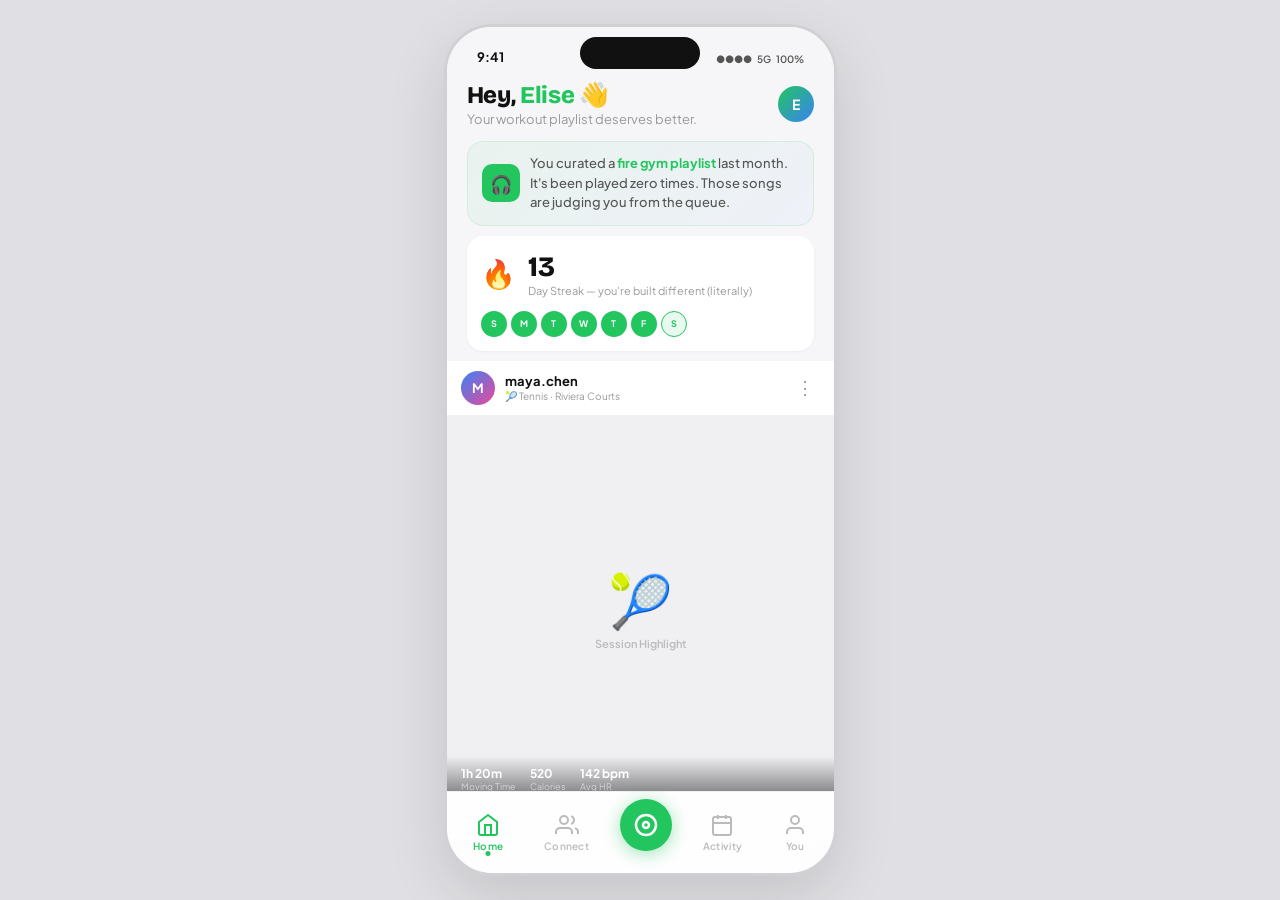
<file: index.html>
<!DOCTYPE html>
<html lang="en">
<head>
<meta charset="UTF-8">
<meta name="viewport" content="width=device-width, initial-scale=1.0, maximum-scale=1.0, user-scalable=no">
<title>Rally — Elise Nguyen</title>
<link rel="stylesheet" href="https://fonts.googleapis.com/css2?family=Plus+Jakarta+Sans:ital,wght@0,300;0,400;0,500;0,600;0,700;0,800;1,400&family=Bricolage+Grotesque:opsz,wght@12..96,700;12..96,800&display=swap">
<link rel="stylesheet" href="styles.css">
<style>
/* Fallback: ensure phone frame + nav always visible even if tab fails */
.phone{display:flex;flex-direction:column}
.screens{flex:1;min-height:0}
.nav{flex-shrink:0}
.screen{display:none}.screen.active{display:block}
#s-record.active{display:flex!important;flex-direction:column!important}
/* Tab loading spinner */
.tab-loading{display:flex;align-items:center;justify-content:center;padding:60px 20px;flex-direction:column;gap:10px}
.tab-loading-spinner{width:28px;height:28px;border:3px solid var(--surface3,#e4e4ea);border-top-color:var(--green,#22c55e);border-radius:50%;animation:tabSpin .6s linear infinite}
@keyframes tabSpin{to{transform:rotate(360deg)}}
.tab-loading-text{font-size:11px;color:var(--ink3,#999);font-weight:600}
/* Tab error state */
.tab-error{text-align:center;padding:48px 24px;color:var(--ink3,#999)}
.tab-error-icon{font-size:36px;margin-bottom:10px}
.tab-error-title{font-size:13px;font-weight:700;color:var(--ink,#111);margin-bottom:4px}
.tab-error-detail{font-size:11px;line-height:1.5;color:var(--ink4,#bbb)}
.tab-error-retry{margin-top:12px;padding:8px 20px;border-radius:10px;background:var(--green,#22c55e);color:#fff;border:none;font-family:inherit;font-size:12px;font-weight:700;cursor:pointer}
</style>
</head>
<body>
<div class="phone">
<div class="notch"></div>
<div class="status-bar"><span style="font-weight:700">9:41</span><div class="status-icons"><span>●●●●</span><span>5G</span><span>100%</span></div></div>
<div class="screens" id="screens">

<!-- HOME (inline — always available) -->
<div class="screen active" id="s-home">
  <div class="pg-head">
    <div><div class="pg-title">Hey, <em>Elise</em> 👋</div><div style="font-size:13px;color:var(--ink3);margin-top:2px" id="subtitleText">Your screen time is embarrassing. Go outside.</div></div>
    <div class="av" id="homeAvatar" style="background:linear-gradient(135deg,var(--green),var(--blue));cursor:pointer" onclick="toggleXPDropdown()">E</div>
  </div>

  <!-- XP Dropdown -->
  <div class="xp-dropdown" id="xpDropdown" style="display:none">
    <div class="xp-dd-header">
      <div class="xp-dd-badge" id="xpDdBadge">8</div>
      <div class="xp-dd-info">
        <div class="xp-dd-name" id="xpDdName">⚡ Trailblazer</div>
        <div class="xp-dd-tier" id="xpDdTier">Silver Tier</div>
      </div>
      <div class="xp-dd-xp" id="xpDdXP">2,840 XP</div>
    </div>
    <div class="xp-bar-outer" style="margin-bottom:6px">
      <div class="xp-bar-inner" id="xpDdBar" style="width:72%"></div>
    </div>
    <div style="display:flex;justify-content:space-between;font-size:9px;color:var(--ink4);font-weight:600;margin-bottom:10px">
      <span id="xpDdLeft">Lv 8 · 2,500 XP</span>
      <span id="xpDdNext">160 XP to Lv 9</span>
      <span id="xpDdRight">Lv 9 · 3,000 XP</span>
    </div>
    <!-- Membership tier -->
    <div class="xp-dd-membership" id="xpDdMembership">
      <div class="xp-dd-medal">🥈</div>
      <div>
        <div class="xp-dd-mem-name" id="xpDdMemName">Silver Member</div>
        <div class="xp-dd-mem-next" id="xpDdMemNext">1,160 XP to Gold</div>
      </div>
    </div>
    <div class="xp-dd-tiers-row">
      <div class="xp-dd-tier-pip" id="xpPipBronze"><div class="xp-dd-pip-dot" style="background:#cd7f32"></div><span>🥉 Bronze</span></div>
      <div class="xp-dd-tier-pip" id="xpPipSilver"><div class="xp-dd-pip-dot" style="background:#c0c0c0"></div><span>🥈 Silver</span></div>
      <div class="xp-dd-tier-pip" id="xpPipGold"><div class="xp-dd-pip-dot" style="background:#ffd700"></div><span>🥇 Gold</span></div>
    </div>
    <button class="btn-sm" style="width:100%;text-align:center;margin-top:8px" onclick="go('you');toggleXPDropdown()">View Full Profile →</button>
  </div>
  <div class="reminder">
    <div class="reminder-ico" id="reminderIcon">🛋️</div>
    <div style="flex:1"><div class="reminder-txt" id="reminderText">Your screen time was <b>4h 37m yesterday.</b> That's more time than you've spent exercising all week. The doomscroll isn't a cardio workout babe.</div></div>
  </div>
  <div class="card">
    <div class="streak-row">
      <div style="font-size:28px;animation:pulse 1.5s infinite">🔥</div>
      <div><div class="streak-num" id="streakNum">12</div><div class="streak-lbl" id="streakLbl">Day Streak — your therapist would be proud</div></div>
    </div>
    <div class="streak-dots" id="streakDots">
      <div class="sdot done">M</div><div class="sdot done">T</div><div class="sdot done">W</div><div class="sdot done">T</div><div class="sdot now">F</div><div class="sdot soon">S</div><div class="sdot soon">S</div>
    </div>
  </div>

  <!-- Pull to refresh -->
  <div class="ptr-spinner" id="ptrSpinner">↻ Refreshing your feed...</div>

  <div class="feed" id="feed-0">
    <div class="feed-top">
      <div class="av" style="background:linear-gradient(135deg,var(--blue),var(--pink));width:34px;height:34px;font-size:13px">M</div>
      <div class="feed-who"><div class="feed-name" onclick="openProfile('maya')" style="cursor:pointer">maya.chen</div><div class="feed-meta">🎾 Tennis · Riviera Courts</div></div>
      <button class="feed-more" onclick="showToast('Post options coming soon')">⋮</button>
    </div>
    <div class="feed-img" ondblclick="likeFeedPost(0)">
      <div class="feed-img-ph">🎾<small>Session Highlight</small></div>
      <div class="feed-overlay">
        <div><div class="feed-s">1h 20m</div><div class="feed-sl">Moving Time</div></div>
        <div><div class="feed-s">520</div><div class="feed-sl">Calories</div></div>
        <div><div class="feed-s">142 bpm</div><div class="feed-sl">Avg HR</div></div>
      </div>
      <div class="dbl-heart" id="dblHeart-0">🤍</div>
    </div>
    <div class="feed-acts">
      <div class="feed-acts-left">
        <button class="feed-act" id="likeBtn-0" onclick="likeFeedPost(0)"><svg viewBox="0 0 24 24" fill="none" stroke="currentColor" stroke-width="2" class="like-svg" id="likeSvg-0"><path d="M20.84 4.61a5.5 5.5 0 00-7.78 0L12 5.67l-1.06-1.06a5.5 5.5 0 00-7.78 7.78l1.06 1.06L12 21.23l7.78-7.78 1.06-1.06a5.5 5.5 0 000-7.78z"/></svg></button>
        <button class="feed-act" onclick="openComments(0)"><svg viewBox="0 0 24 24" fill="none" stroke="currentColor" stroke-width="2"><path d="M21 15a2 2 0 01-2 2H7l-4 4V5a2 2 0 012-2h14a2 2 0 012 2z"/></svg></button>
        <button class="feed-act" onclick="openShareSheet(0)"><svg viewBox="0 0 24 24" fill="none" stroke="currentColor" stroke-width="2"><path d="M22 2L11 13"/><path d="M22 2l-7 20-4-9-9-4 20-7z"/></svg></button>
      </div>
      <button class="feed-save" id="saveBtn-0" onclick="toggleSave(0)"><svg viewBox="0 0 24 24" fill="none" stroke="currentColor" stroke-width="2" width="20" height="20" id="saveSvg-0"><path d="M19 21l-7-5-7 5V5a2 2 0 012-2h10a2 2 0 012 2z"/></svg></button>
    </div>
    <div class="feed-likes" id="feedLikes-0">24 rallies</div>
    <div class="feed-cap"><strong onclick="openProfile('maya')" style="cursor:pointer">maya.chen</strong> Backhand slice: unlocked. Emotional stability: still loading. 🎾✨ <span class="feed-cap-more" onclick="this.parentElement.style.maxHeight='none';this.remove()"></span></div>
    <div class="feed-timestamp">2 hours ago</div>
    <div class="comment-drawer" id="comments-0" style="display:none">
      <div class="comment-list" id="commentList-0">
        <div class="comment-item"><div class="av" style="width:24px;height:24px;font-size:9px;background:linear-gradient(135deg,var(--blue),var(--pink))">S</div><div class="comment-body"><strong>sam.rivera</strong> Your backhand is actually scary now 😳</div></div>
        <div class="comment-item"><div class="av" style="width:24px;height:24px;font-size:9px;background:linear-gradient(135deg,var(--green),#4ade80)">D</div><div class="comment-body"><strong>derek.osei</strong> Need to get on the court with you 🔥</div></div>
      </div>
      <div class="comment-input-row"><div class="av" style="width:24px;height:24px;font-size:9px;background:linear-gradient(135deg,var(--green),var(--blue));flex-shrink:0">E</div><input class="comment-input" placeholder="Add a comment..." id="commentInput-0" onkeydown="if(event.key==='Enter')postComment(0)"><button class="comment-send" onclick="postComment(0)">Post</button></div>
    </div>
  </div>

  <div class="feed" id="feed-1">
    <div class="feed-top">
      <div class="av" style="background:linear-gradient(135deg,var(--orange),#fbbf24);width:34px;height:34px;font-size:13px">J</div>
      <div class="feed-who"><div class="feed-name" onclick="openProfile('jordan')" style="cursor:pointer">jordan.park</div><div class="feed-meta">🏄 Surfing · El Porto Beach</div></div>
      <button class="feed-more" onclick="showToast('Post options coming soon')">⋮</button>
    </div>
    <div class="feed-img" ondblclick="likeFeedPost(1)">
      <div class="feed-img-ph">🌊<small>Morning Session</small></div>
      <div class="feed-overlay">
        <div><div class="feed-s">2h 10m</div><div class="feed-sl">Session Time</div></div>
        <div><div class="feed-s">0.8 mi</div><div class="feed-sl">Paddle Dist</div></div>
        <div><div class="feed-s">680</div><div class="feed-sl">Calories</div></div>
      </div>
      <div class="dbl-heart" id="dblHeart-1">🤍</div>
    </div>
    <div class="feed-acts">
      <div class="feed-acts-left">
        <button class="feed-act" id="likeBtn-1" onclick="likeFeedPost(1)"><svg viewBox="0 0 24 24" fill="none" stroke="currentColor" stroke-width="2" class="like-svg" id="likeSvg-1"><path d="M20.84 4.61a5.5 5.5 0 00-7.78 0L12 5.67l-1.06-1.06a5.5 5.5 0 00-7.78 7.78l1.06 1.06L12 21.23l7.78-7.78 1.06-1.06a5.5 5.5 0 000-7.78z"/></svg></button>
        <button class="feed-act" onclick="openComments(1)"><svg viewBox="0 0 24 24" fill="none" stroke="currentColor" stroke-width="2"><path d="M21 15a2 2 0 01-2 2H7l-4 4V5a2 2 0 012-2h14a2 2 0 012 2z"/></svg></button>
        <button class="feed-act" onclick="openShareSheet(1)"><svg viewBox="0 0 24 24" fill="none" stroke="currentColor" stroke-width="2"><path d="M22 2L11 13"/><path d="M22 2l-7 20-4-9-9-4 20-7z"/></svg></button>
      </div>
      <button class="feed-save" id="saveBtn-1" onclick="toggleSave(1)"><svg viewBox="0 0 24 24" fill="none" stroke="currentColor" stroke-width="2" width="20" height="20" id="saveSvg-1"><path d="M19 21l-7-5-7 5V5a2 2 0 012-2h10a2 2 0 012 2z"/></svg></button>
    </div>
    <div class="feed-likes" id="feedLikes-1">41 rallies</div>
    <div class="feed-cap"><strong onclick="openProfile('jordan')" style="cursor:pointer">jordan.park</strong> Woke up at 5:30am to surf. Not for the algorithm, for my ✨ mental health ✨ <span class="feed-cap-more" onclick="this.parentElement.style.maxHeight='none';this.remove()"></span></div>
    <div class="feed-timestamp">5 hours ago</div>
    <div class="comment-drawer" id="comments-1" style="display:none">
      <div class="comment-list" id="commentList-1">
        <div class="comment-item"><div class="av" style="width:24px;height:24px;font-size:9px;background:linear-gradient(135deg,var(--pink),var(--orange))">K</div><div class="comment-body"><strong>kai.nakamura</strong> Dawn patrol gang 🌅 next time hmu</div></div>
        <div class="comment-item"><div class="av" style="width:24px;height:24px;font-size:9px;background:linear-gradient(135deg,var(--orange),#fbbf24)">L</div><div class="comment-body"><strong>lexi.tanaka</strong> 5:30am??? I could never 😂</div></div>
        <div class="comment-item"><div class="av" style="width:24px;height:24px;font-size:9px;background:linear-gradient(135deg,var(--blue),var(--pink))">M</div><div class="comment-body"><strong>maya.chen</strong> The algorithm comment sent me 💀</div></div>
      </div>
      <div class="comment-input-row"><div class="av" style="width:24px;height:24px;font-size:9px;background:linear-gradient(135deg,var(--green),var(--blue));flex-shrink:0">E</div><input class="comment-input" placeholder="Add a comment..." id="commentInput-1" onkeydown="if(event.key==='Enter')postComment(1)"><button class="comment-send" onclick="postComment(1)">Post</button></div>
    </div>
  </div>

  <div class="feed" id="feed-2">
    <div class="feed-top">
      <div class="av" style="background:linear-gradient(135deg,var(--blue),var(--pink));width:34px;height:34px;font-size:13px">S</div>
      <div class="feed-who"><div class="feed-name" onclick="openProfile('sam')" style="cursor:pointer">sam.rivera</div><div class="feed-meta">🏃 Running · SM Beach Path</div></div>
      <button class="feed-more" onclick="showToast('Post options coming soon')">⋮</button>
    </div>
    <div class="feed-img" ondblclick="likeFeedPost(2)">
      <div class="feed-img-ph">🏃<small>Morning Run</small></div>
      <div class="feed-overlay">
        <div><div class="feed-s">5.2 mi</div><div class="feed-sl">Distance</div></div>
        <div><div class="feed-s">42:18</div><div class="feed-sl">Time</div></div>
        <div><div class="feed-s">8:07</div><div class="feed-sl">Pace</div></div>
      </div>
      <div class="dbl-heart" id="dblHeart-2">🤍</div>
    </div>
    <div class="feed-acts">
      <div class="feed-acts-left">
        <button class="feed-act" id="likeBtn-2" onclick="likeFeedPost(2)"><svg viewBox="0 0 24 24" fill="none" stroke="currentColor" stroke-width="2" class="like-svg" id="likeSvg-2"><path d="M20.84 4.61a5.5 5.5 0 00-7.78 0L12 5.67l-1.06-1.06a5.5 5.5 0 00-7.78 7.78l1.06 1.06L12 21.23l7.78-7.78 1.06-1.06a5.5 5.5 0 000-7.78z"/></svg></button>
        <button class="feed-act" onclick="openComments(2)"><svg viewBox="0 0 24 24" fill="none" stroke="currentColor" stroke-width="2"><path d="M21 15a2 2 0 01-2 2H7l-4 4V5a2 2 0 012-2h14a2 2 0 012 2z"/></svg></button>
        <button class="feed-act" onclick="openShareSheet(2)"><svg viewBox="0 0 24 24" fill="none" stroke="currentColor" stroke-width="2"><path d="M22 2L11 13"/><path d="M22 2l-7 20-4-9-9-4 20-7z"/></svg></button>
      </div>
      <button class="feed-save" id="saveBtn-2" onclick="toggleSave(2)"><svg viewBox="0 0 24 24" fill="none" stroke="currentColor" stroke-width="2" width="20" height="20" id="saveSvg-2"><path d="M19 21l-7-5-7 5V5a2 2 0 012-2h10a2 2 0 012 2z"/></svg></button>
    </div>
    <div class="feed-likes" id="feedLikes-2">37 rallies</div>
    <div class="feed-cap"><strong onclick="openProfile('sam')" style="cursor:pointer">sam.rivera</strong> Run club hits different when the sun's coming up over the pier. Therapy you can't bill insurance for. 🌅</div>
    <div class="feed-timestamp">8 hours ago</div>
    <div class="comment-drawer" id="comments-2" style="display:none">
      <div class="comment-list" id="commentList-2">
        <div class="comment-item"><div class="av" style="width:24px;height:24px;font-size:9px;background:linear-gradient(135deg,var(--green),#4ade80)">D</div><div class="comment-body"><strong>derek.osei</strong> Sub 8:10 pace is crazy 🔥</div></div>
      </div>
      <div class="comment-input-row"><div class="av" style="width:24px;height:24px;font-size:9px;background:linear-gradient(135deg,var(--green),var(--blue));flex-shrink:0">E</div><input class="comment-input" placeholder="Add a comment..." id="commentInput-2" onkeydown="if(event.key==='Enter')postComment(2)"><button class="comment-send" onclick="postComment(2)">Post</button></div>
    </div>
  </div>

  <div class="feed" id="feed-3">
    <div class="feed-top">
      <div class="av" style="background:linear-gradient(135deg,var(--green),#4ade80);width:34px;height:34px;font-size:13px">D</div>
      <div class="feed-who"><div class="feed-name" onclick="openProfile('derek')" style="cursor:pointer">derek.osei</div><div class="feed-meta">🏀 Basketball · Venice Courts</div></div>
      <button class="feed-more" onclick="showToast('Post options coming soon')">⋮</button>
    </div>
    <div class="feed-img" ondblclick="likeFeedPost(3)">
      <div class="feed-img-ph">🏀<small>Pickup Game</small></div>
      <div class="feed-overlay">
        <div><div class="feed-s">1h 45m</div><div class="feed-sl">Duration</div></div>
        <div><div class="feed-s">780</div><div class="feed-sl">Calories</div></div>
        <div><div class="feed-s">168 bpm</div><div class="feed-sl">Max HR</div></div>
      </div>
      <div class="dbl-heart" id="dblHeart-3">🤍</div>
    </div>
    <div class="feed-acts">
      <div class="feed-acts-left">
        <button class="feed-act" id="likeBtn-3" onclick="likeFeedPost(3)"><svg viewBox="0 0 24 24" fill="none" stroke="currentColor" stroke-width="2" class="like-svg" id="likeSvg-3"><path d="M20.84 4.61a5.5 5.5 0 00-7.78 0L12 5.67l-1.06-1.06a5.5 5.5 0 00-7.78 7.78l1.06 1.06L12 21.23l7.78-7.78 1.06-1.06a5.5 5.5 0 000-7.78z"/></svg></button>
        <button class="feed-act" onclick="openComments(3)"><svg viewBox="0 0 24 24" fill="none" stroke="currentColor" stroke-width="2"><path d="M21 15a2 2 0 01-2 2H7l-4 4V5a2 2 0 012-2h14a2 2 0 012 2z"/></svg></button>
        <button class="feed-act" onclick="openShareSheet(3)"><svg viewBox="0 0 24 24" fill="none" stroke="currentColor" stroke-width="2"><path d="M22 2L11 13"/><path d="M22 2l-7 20-4-9-9-4 20-7z"/></svg></button>
      </div>
      <button class="feed-save" id="saveBtn-3" onclick="toggleSave(3)"><svg viewBox="0 0 24 24" fill="none" stroke="currentColor" stroke-width="2" width="20" height="20" id="saveSvg-3"><path d="M19 21l-7-5-7 5V5a2 2 0 012-2h10a2 2 0 012 2z"/></svg></button>
    </div>
    <div class="feed-likes" id="feedLikes-3">52 rallies</div>
    <div class="feed-cap"><strong onclick="openProfile('derek')" style="cursor:pointer">derek.osei</strong> Went 4-1 in pickup today. The court doesn't have a comments section and that's exactly why I love it. 🏀</div>
    <div class="feed-timestamp">12 hours ago</div>
    <div class="comment-drawer" id="comments-3" style="display:none">
      <div class="comment-list" id="commentList-3">
        <div class="comment-item"><div class="av" style="width:24px;height:24px;font-size:9px;background:linear-gradient(135deg,var(--pink),var(--orange))">K</div><div class="comment-body"><strong>kai.nakamura</strong> Bro you were cooking out there 🔥🔥</div></div>
        <div class="comment-item"><div class="av" style="width:24px;height:24px;font-size:9px;background:linear-gradient(135deg,#c2410c,#ea580c)">M</div><div class="comment-body"><strong>marcus.t</strong> That crossover in game 3 was filthy</div></div>
      </div>
      <div class="comment-input-row"><div class="av" style="width:24px;height:24px;font-size:9px;background:linear-gradient(135deg,var(--green),var(--blue));flex-shrink:0">E</div><input class="comment-input" placeholder="Add a comment..." id="commentInput-3" onkeydown="if(event.key==='Enter')postComment(3)"><button class="comment-send" onclick="postComment(3)">Post</button></div>
    </div>
  </div>

  <div class="feed" id="feed-4">
    <div class="feed-top">
      <div class="av" style="background:linear-gradient(135deg,var(--orange),#fbbf24);width:34px;height:34px;font-size:13px">L</div>
      <div class="feed-who"><div class="feed-name" onclick="openProfile('lexi')" style="cursor:pointer">lexi.tanaka</div><div class="feed-meta">🧘 Yoga · The Studio</div></div>
      <button class="feed-more" onclick="showToast('Post options coming soon')">⋮</button>
    </div>
    <div class="feed-img" ondblclick="likeFeedPost(4)">
      <div class="feed-img-ph">🧘<small>Hot Yoga Flow</small></div>
      <div class="feed-overlay">
        <div><div class="feed-s">1h</div><div class="feed-sl">Duration</div></div>
        <div><div class="feed-s">420</div><div class="feed-sl">Calories</div></div>
        <div><div class="feed-s">105°F</div><div class="feed-sl">Room Temp</div></div>
      </div>
      <div class="dbl-heart" id="dblHeart-4">🤍</div>
    </div>
    <div class="feed-acts">
      <div class="feed-acts-left">
        <button class="feed-act" id="likeBtn-4" onclick="likeFeedPost(4)"><svg viewBox="0 0 24 24" fill="none" stroke="currentColor" stroke-width="2" class="like-svg" id="likeSvg-4"><path d="M20.84 4.61a5.5 5.5 0 00-7.78 0L12 5.67l-1.06-1.06a5.5 5.5 0 00-7.78 7.78l1.06 1.06L12 21.23l7.78-7.78 1.06-1.06a5.5 5.5 0 000-7.78z"/></svg></button>
        <button class="feed-act" onclick="openComments(4)"><svg viewBox="0 0 24 24" fill="none" stroke="currentColor" stroke-width="2"><path d="M21 15a2 2 0 01-2 2H7l-4 4V5a2 2 0 012-2h14a2 2 0 012 2z"/></svg></button>
        <button class="feed-act" onclick="openShareSheet(4)"><svg viewBox="0 0 24 24" fill="none" stroke="currentColor" stroke-width="2"><path d="M22 2L11 13"/><path d="M22 2l-7 20-4-9-9-4 20-7z"/></svg></button>
      </div>
      <button class="feed-save" id="saveBtn-4" onclick="toggleSave(4)"><svg viewBox="0 0 24 24" fill="none" stroke="currentColor" stroke-width="2" width="20" height="20" id="saveSvg-4"><path d="M19 21l-7-5-7 5V5a2 2 0 012-2h10a2 2 0 012 2z"/></svg></button>
    </div>
    <div class="feed-likes" id="feedLikes-4">19 rallies</div>
    <div class="feed-cap"><strong onclick="openProfile('lexi')" style="cursor:pointer">lexi.tanaka</strong> Hot yoga is just paying someone to make you sweat in a room that smells like feet. And I love it. 🧘‍♀️🔥</div>
    <div class="feed-timestamp">Yesterday</div>
    <div class="comment-drawer" id="comments-4" style="display:none">
      <div class="comment-list" id="commentList-4">
        <div class="comment-item"><div class="av" style="width:24px;height:24px;font-size:9px;background:linear-gradient(135deg,var(--blue),var(--pink))">M</div><div class="comment-body"><strong>maya.chen</strong> The feet comment 💀💀 so true tho</div></div>
      </div>
      <div class="comment-input-row"><div class="av" style="width:24px;height:24px;font-size:9px;background:linear-gradient(135deg,var(--green),var(--blue));flex-shrink:0">E</div><input class="comment-input" placeholder="Add a comment..." id="commentInput-4" onkeydown="if(event.key==='Enter')postComment(4)"><button class="comment-send" onclick="postComment(4)">Post</button></div>
    </div>
  </div>

  <div class="feed" id="feed-5">
    <div class="feed-top">
      <div class="av" style="background:linear-gradient(135deg,var(--pink),var(--orange));width:34px;height:34px;font-size:13px">K</div>
      <div class="feed-who"><div class="feed-name" onclick="openProfile('kai')" style="cursor:pointer">kai.nakamura</div><div class="feed-meta">🧗 Climbing · Sender One</div></div>
      <button class="feed-more" onclick="showToast('Post options coming soon')">⋮</button>
    </div>
    <div class="feed-img" ondblclick="likeFeedPost(5)">
      <div class="feed-img-ph">🧗<small>Bouldering Session</small></div>
      <div class="feed-overlay">
        <div><div class="feed-s">2h</div><div class="feed-sl">Session</div></div>
        <div><div class="feed-s">V5</div><div class="feed-sl">Top Send</div></div>
        <div><div class="feed-s">640</div><div class="feed-sl">Calories</div></div>
      </div>
      <div class="dbl-heart" id="dblHeart-5">🤍</div>
    </div>
    <div class="feed-acts">
      <div class="feed-acts-left">
        <button class="feed-act" id="likeBtn-5" onclick="likeFeedPost(5)"><svg viewBox="0 0 24 24" fill="none" stroke="currentColor" stroke-width="2" class="like-svg" id="likeSvg-5"><path d="M20.84 4.61a5.5 5.5 0 00-7.78 0L12 5.67l-1.06-1.06a5.5 5.5 0 00-7.78 7.78l1.06 1.06L12 21.23l7.78-7.78 1.06-1.06a5.5 5.5 0 000-7.78z"/></svg></button>
        <button class="feed-act" onclick="openComments(5)"><svg viewBox="0 0 24 24" fill="none" stroke="currentColor" stroke-width="2"><path d="M21 15a2 2 0 01-2 2H7l-4 4V5a2 2 0 012-2h14a2 2 0 012 2z"/></svg></button>
        <button class="feed-act" onclick="openShareSheet(5)"><svg viewBox="0 0 24 24" fill="none" stroke="currentColor" stroke-width="2"><path d="M22 2L11 13"/><path d="M22 2l-7 20-4-9-9-4 20-7z"/></svg></button>
      </div>
      <button class="feed-save" id="saveBtn-5" onclick="toggleSave(5)"><svg viewBox="0 0 24 24" fill="none" stroke="currentColor" stroke-width="2" width="20" height="20" id="saveSvg-5"><path d="M19 21l-7-5-7 5V5a2 2 0 012-2h10a2 2 0 012 2z"/></svg></button>
    </div>
    <div class="feed-likes" id="feedLikes-5">33 rallies</div>
    <div class="feed-cap"><strong onclick="openProfile('kai')" style="cursor:pointer">kai.nakamura</strong> Sent my first V5 today. Fingers are destroyed but ego is thriving. This is what reclaiming your dopamine feels like. 🧗‍♂️⚡</div>
    <div class="feed-timestamp">Yesterday</div>
    <div class="comment-drawer" id="comments-5" style="display:none">
      <div class="comment-list" id="commentList-5">
        <div class="comment-item"><div class="av" style="width:24px;height:24px;font-size:9px;background:linear-gradient(135deg,var(--orange),#fbbf24)">J</div><div class="comment-body"><strong>jordan.park</strong> V5?? Bro you were struggling on V3 last week 😂 growth is real</div></div>
        <div class="comment-item"><div class="av" style="width:24px;height:24px;font-size:9px;background:linear-gradient(135deg,var(--green),#4ade80)">D</div><div class="comment-body"><strong>derek.osei</strong> Take me climbing next time 💪</div></div>
      </div>
      <div class="comment-input-row"><div class="av" style="width:24px;height:24px;font-size:9px;background:linear-gradient(135deg,var(--green),var(--blue));flex-shrink:0">E</div><input class="comment-input" placeholder="Add a comment..." id="commentInput-5" onkeydown="if(event.key==='Enter')postComment(5)"><button class="comment-send" onclick="postComment(5)">Post</button></div>
    </div>
  </div>

  <div class="feed" id="feed-6">
    <div class="feed-top">
      <div class="av" style="background:linear-gradient(135deg,#a78bfa,#7c3aed);width:34px;height:34px;font-size:13px">J</div>
      <div class="feed-who"><div class="feed-name">jenna.runs</div><div class="feed-meta">🏃 Running · SM Pier · Sport Edit</div></div>
      <button class="feed-more" onclick="showToast('Post options coming soon')">⋮</button>
    </div>
    <div class="feed-img" ondblclick="likeFeedPost(6)" style="background:linear-gradient(135deg,#dbeafe,#ede9fe)">
      <div class="feed-img-ph" style="background:linear-gradient(135deg,#dbeafe,#c4b5fd)">🏃<small>5K · Strava Overlay</small></div>
      <div class="feed-overlay">
        <div><div class="feed-s">5.0 mi</div><div class="feed-sl">Distance</div></div>
        <div><div class="feed-s">38:42</div><div class="feed-sl">Time</div></div>
        <div><div class="feed-s">7:44</div><div class="feed-sl">Pace</div></div>
      </div>
      <div style="position:absolute;top:8px;right:8px;background:rgba(0,0,0,.5);color:#fff;font-size:8px;font-weight:700;padding:3px 8px;border-radius:6px;letter-spacing:.5px;text-transform:uppercase">Sport Edit ✨</div>
      <div class="dbl-heart" id="dblHeart-6">🤍</div>
    </div>
    <div class="feed-acts">
      <div class="feed-acts-left">
        <button class="feed-act" id="likeBtn-6" onclick="likeFeedPost(6)"><svg viewBox="0 0 24 24" fill="none" stroke="currentColor" stroke-width="2" class="like-svg" id="likeSvg-6"><path d="M20.84 4.61a5.5 5.5 0 00-7.78 0L12 5.67l-1.06-1.06a5.5 5.5 0 00-7.78 7.78l1.06 1.06L12 21.23l7.78-7.78 1.06-1.06a5.5 5.5 0 000-7.78z"/></svg></button>
        <button class="feed-act" onclick="openComments(6)"><svg viewBox="0 0 24 24" fill="none" stroke="currentColor" stroke-width="2"><path d="M21 15a2 2 0 01-2 2H7l-4 4V5a2 2 0 012-2h14a2 2 0 012 2z"/></svg></button>
        <button class="feed-act" onclick="openShareSheet(6)"><svg viewBox="0 0 24 24" fill="none" stroke="currentColor" stroke-width="2"><path d="M22 2L11 13"/><path d="M22 2l-7 20-4-9-9-4 20-7z"/></svg></button>
      </div>
      <button class="feed-save" id="saveBtn-6" onclick="toggleSave(6)"><svg viewBox="0 0 24 24" fill="none" stroke="currentColor" stroke-width="2" width="20" height="20" id="saveSvg-6"><path d="M19 21l-7-5-7 5V5a2 2 0 012-2h10a2 2 0 012 2z"/></svg></button>
    </div>
    <div class="feed-likes" id="feedLikes-6">68 rallies</div>
    <div class="feed-cap"><strong>jenna.runs</strong> Morning 5K with the Strava overlay because the pain of cardio deserves an aesthetic reward. Run club isn't a phase mom 🏃‍♀️✨ #SportEdit</div>
    <div class="feed-timestamp">2 days ago</div>
    <div class="comment-drawer" id="comments-6" style="display:none">
      <div class="comment-list" id="commentList-6">
        <div class="comment-item"><div class="av" style="width:24px;height:24px;font-size:9px;background:linear-gradient(135deg,var(--blue),var(--pink))">S</div><div class="comment-body"><strong>sam.rivera</strong> The overlay goes crazy 🔥 how did you edit this</div></div>
        <div class="comment-item"><div class="av" style="width:24px;height:24px;font-size:9px;background:linear-gradient(135deg,var(--blue),var(--pink))">M</div><div class="comment-body"><strong>maya.chen</strong> Run club aesthetic queen 👑</div></div>
      </div>
      <div class="comment-input-row"><div class="av" style="width:24px;height:24px;font-size:9px;background:linear-gradient(135deg,var(--green),var(--blue));flex-shrink:0">E</div><input class="comment-input" placeholder="Add a comment..." id="commentInput-6" onkeydown="if(event.key==='Enter')postComment(6)"><button class="comment-send" onclick="postComment(6)">Post</button></div>
    </div>
  </div>
</div>


<div class="screen" id="s-connect">
  <div class="pg-head">
    <div class="pg-title">Find <em>Your People</em></div>
    <button class="mail-btn" onclick="toggleInbox()" id="mailBtn">
      <svg viewBox="0 0 24 24" fill="none" stroke="currentColor" stroke-width="2" width="22" height="22"><path d="M4 4h16c1.1 0 2 .9 2 2v12c0 1.1-.9 2-2 2H4c-1.1 0-2-.9-2-2V6c0-1.1.9-2 2-2z"/><polyline points="22,6 12,13 2,6"/></svg>
      <div class="mail-badge">3</div>
    </button>
  </div>

  <!-- Inbox overlay -->
  <div class="inbox" id="inbox" style="display:none">
    <div class="inbox-header">
      <div style="font-family:'Bricolage Grotesque',sans-serif;font-size:18px;font-weight:800">Messages</div>
      <button class="day-popup-close" onclick="toggleInbox()">✕</button>
    </div>
    <div class="inbox-msg unread" onclick="openChat('sam')">
      <div class="av" style="background:linear-gradient(135deg,var(--blue),var(--pink));width:42px;height:42px;font-size:16px">S</div>
      <div class="inbox-msg-info">
        <div class="inbox-msg-top"><span class="inbox-msg-name">Sam Rivera</span><span class="inbox-msg-time">2m ago</span></div>
        <div class="inbox-msg-preview">Yo are you down for tennis tmrw? 🎾</div>
      </div>
      <div class="inbox-unread-dot"></div>
    </div>
    <div class="inbox-msg unread" onclick="openChat('derek')">
      <div class="av" style="background:linear-gradient(135deg,var(--green),#4ade80);width:42px;height:42px;font-size:16px">D</div>
      <div class="inbox-msg-info">
        <div class="inbox-msg-top"><span class="inbox-msg-name">Derek Osei</span><span class="inbox-msg-time">1h ago</span></div>
        <div class="inbox-msg-preview">We need one more for our rec team, you in?</div>
      </div>
      <div class="inbox-unread-dot"></div>
    </div>
    <div class="inbox-msg unread" onclick="openChat('lexi')">
      <div class="av" style="background:linear-gradient(135deg,var(--orange),#fbbf24);width:42px;height:42px;font-size:16px">L</div>
      <div class="inbox-msg-info">
        <div class="inbox-msg-top"><span class="inbox-msg-name">Lexi Tanaka</span><span class="inbox-msg-time">3h ago</span></div>
        <div class="inbox-msg-preview">That yoga class was insane 😮‍💨</div>
      </div>
      <div class="inbox-unread-dot"></div>
    </div>
    <div class="inbox-msg" onclick="openChat('jordan')">
      <div class="av" style="background:linear-gradient(135deg,var(--orange),#fbbf24);width:42px;height:42px;font-size:16px">J</div>
      <div class="inbox-msg-info">
        <div class="inbox-msg-top"><span class="inbox-msg-name">Jordan Park</span><span class="inbox-msg-time">Yesterday</span></div>
        <div class="inbox-msg-preview">Dawn patrol this weekend?</div>
      </div>
    </div>
    <div class="inbox-msg" onclick="openChat('maya')">
      <div class="av" style="background:linear-gradient(135deg,var(--blue),var(--pink));width:42px;height:42px;font-size:16px">M</div>
      <div class="inbox-msg-info">
        <div class="inbox-msg-top"><span class="inbox-msg-name">Maya Chen</span><span class="inbox-msg-time">2d ago</span></div>
        <div class="inbox-msg-preview">Good game yesterday!! 💪</div>
      </div>
    </div>
  </div>

  <!-- Chat overlay -->
  <div class="chat-view" id="chatView" style="display:none">
    <div class="chat-header">
      <button class="chat-back" onclick="closeChat()">‹</button>
      <div class="av" id="chatAvatar" style="width:32px;height:32px;font-size:12px">S</div>
      <div class="chat-header-name" id="chatName">Sam Rivera</div>
    </div>
    <div class="chat-messages" id="chatMessages"></div>
    <div class="chat-input-row">
      <input class="chat-input" placeholder="Type a message..." id="chatInput" onkeydown="if(event.key==='Enter')sendMsg()">
      <button class="chat-send" onclick="sendMsg()">↑</button>
    </div>
  </div>

  <!-- Profile overlay -->
  <div class="profile-view" id="profileView" style="display:none">
    <div class="chat-header">
      <button class="chat-back" onclick="closeProfile()">‹</button>
      <span style="font-size:14px;font-weight:700" id="profileHeaderName">Profile</span>
    </div>

    <!-- Header — same layout as You tab -->
    <div class="glass-card" style="padding:14px;margin-bottom:10px">
      <div style="display:flex;align-items:center;gap:12px">
        <div class="av" id="pvAvatar" style="width:64px;height:64px;font-size:24px;font-weight:800;flex-shrink:0;border:2.5px solid #fff;box-shadow:0 3px 10px rgba(0,0,0,.1)">S</div>
        <div style="flex:1;text-align:left">
          <div style="font-family:'Bricolage Grotesque',sans-serif;font-size:18px;font-weight:800" id="pvName">Sam Rivera</div>
          <div style="font-size:10px;color:var(--ink3);margin-top:1px" id="pvHandle">@samrivera · Level 6</div>
          <div class="you-stats-row" style="justify-content:flex-start;margin-top:5px">
            <div class="you-stat-pill"><span class="you-stat-v" id="pvXP">1,920</span> XP</div>
            <div class="you-stat-pill"><span class="you-stat-v" id="pvActivities">98</span> Act</div>
            <div class="you-stat-pill"><span class="you-stat-v" id="pvConnections">64</span> Friends</div>
          </div>
        </div>
      </div>
      <!-- Bio inline -->
      <div style="font-size:11px;color:var(--ink2);line-height:1.5;margin-top:10px;padding-top:10px;border-top:1px solid var(--surface3)" id="pvBio">Chasing waves and aces. Life's too short to sit on the bench. 🎾🏄</div>
    </div>

    <!-- Sports tags -->
    <div class="pv-sports" id="pvSports" style="margin-bottom:10px"></div>

    <!-- Action buttons -->
    <div style="display:flex;gap:8px;margin-bottom:14px">
      <button class="pv-action-btn pv-connect-btn" id="pvConnectBtn">
        <svg viewBox="0 0 24 24" fill="none" stroke="currentColor" stroke-width="2" width="16" height="16"><path d="M16 21v-2a4 4 0 00-4-4H5a4 4 0 00-4 4v2"/><circle cx="8.5" cy="7" r="4"/><line x1="20" y1="8" x2="20" y2="14"/><line x1="23" y1="11" x2="17" y2="11"/></svg>
        Connect
      </button>
      <button class="pv-action-btn pv-msg-btn" id="pvMsgBtn">
        <svg viewBox="0 0 24 24" fill="none" stroke="currentColor" stroke-width="2" width="16" height="16"><path d="M21 15a2 2 0 01-2 2H7l-4 4V5a2 2 0 012-2h14a2 2 0 012 2z"/></svg>
        Message
      </button>
    </div>

    <!-- Activity Grid -->
    <div class="label">Activity Feed</div>
    <div class="grid-feed" id="pvGrid"></div>
  </div>

  <!-- Main connect content (hidden when inbox/chat open) -->
  <div id="connectMain">
    <!-- Full-bleed map with floating search + pills -->
    <div class="connect-map-wrap" id="mapWrap">
      <div style="height:200px;background:linear-gradient(145deg,#e8f5e9,#e3f2fd,#f3e5f5);position:relative;overflow:hidden;margin:0 -20px" id="mapVisual">
        <div class="map-grid"></div>
        <div class="map-radius" id="mapRadius" style="width:155px;height:155px;top:50%;left:50%;transform:translate(-50%,-50%)"></div>
        <div class="map-you" style="top:50%;left:50%;transform:translate(-50%,-50%)"></div>
        <div class="map-pin" data-sports="tennis,surfing,running,hiking" data-dist="0.8" style="background:linear-gradient(135deg,var(--blue),var(--pink));top:28%;left:35%">S</div>
        <div class="map-pin" data-sports="tennis,yoga" data-dist="1.2" style="background:linear-gradient(135deg,var(--orange),#fbbf24);top:38%;left:68%">L</div>
        <div class="map-pin" data-sports="basketball,gym" data-dist="2.1" style="background:linear-gradient(135deg,var(--green),#4ade80);top:62%;left:30%">D</div>
        <div class="map-pin" data-sports="basketball,soccer,running,climbing" data-dist="1.5" style="background:linear-gradient(135deg,var(--pink),var(--orange));top:55%;left:65%">K</div>
        <div class="map-pin" data-sports="hiking" data-dist="4.2" style="background:#78716c;top:22%;left:45%;width:28px;height:28px;font-size:11px">🥾</div>
        <div class="map-pin" data-sports="climbing" data-dist="3.8" style="background:#f97316;top:72%;left:38%;width:28px;height:28px;font-size:11px">🧗</div>
        <!-- Floating search on map -->
        <div class="map-float-search">
          <div class="search" style="margin:0;background:rgba(255,255,255,.85);backdrop-filter:blur(12px);-webkit-backdrop-filter:blur(12px);border:1px solid rgba(255,255,255,.5);box-shadow:0 4px 16px rgba(0,0,0,.08)"><svg viewBox="0 0 24 24" fill="none" stroke="currentColor" stroke-width="2"><circle cx="11" cy="11" r="8"/><line x1="21" y1="21" x2="16.65" y2="16.65"/></svg><input placeholder="Search sports, people, events..."></div>
        </div>
        <!-- Floating radius controls -->
        <div class="map-float-radius">
          <div class="map-range" style="color:#fff;text-shadow:0 1px 4px rgba(0,0,0,.3)">📍 <b id="radiusLabel">5 mi</b></div>
          <div style="display:flex;gap:4px" id="radiusBtns">
            <button class="rad-btn-float" data-radius="3">3</button>
            <button class="rad-btn-float active-rad-f" data-radius="5">5</button>
            <button class="rad-btn-float" data-radius="10">10</button>
          </div>
        </div>
      </div>
    </div>

    <!-- Filter — category chips, then sport sub-chips -->
    <div class="cn-filter" id="cnFilter">
      <div class="cnf-cats" id="cnfCats">
        <button class="cnf-cat active" data-cat="all" onclick="filterCat(this)">All</button>
        <button class="cnf-cat" data-cat="foot" onclick="filterCat(this)">🦶 Run</button>
        <button class="cnf-cat" data-cat="cycle" onclick="filterCat(this)">🚴 Cycle</button>
        <button class="cnf-cat" data-cat="court" onclick="filterCat(this)">🎾 Court</button>
        <button class="cnf-cat" data-cat="team" onclick="filterCat(this)">🏅 Team</button>
        <button class="cnf-cat" data-cat="water" onclick="filterCat(this)">🌊 Water</button>
        <button class="cnf-cat" data-cat="strength" onclick="filterCat(this)">💪 Strength</button>
        <button class="cnf-cat" data-cat="winter" onclick="filterCat(this)">❄️ Winter</button>
        <button class="cnf-cat" data-cat="other" onclick="filterCat(this)">⛳ Other</button>
      </div>
      <div class="cnf-sub" id="cnfSub" style="display:none">
        <div class="cnf-sub-chips" id="cnfSubChips"></div>
      </div>
    </div>

    <!-- Ghost Mode Toggle -->
    <div class="ghost-toggle" id="ghostToggle">
      <div class="ghost-info">
        <div style="font-size:14px">👻</div>
        <div>
          <div class="ghost-label">Ghost Mode</div>
          <div class="ghost-desc" id="ghostDesc">Hidden from radius searches</div>
        </div>
      </div>
      <label class="toggle-switch">
        <input type="checkbox" id="ghostCheckbox" onchange="toggleGhostMode(this.checked)">
        <span class="toggle-slider"></span>
      </label>
    </div>

    <!-- Ghost Mode overlay (shown when active) -->
    <div class="ghost-overlay" id="ghostOverlay" style="display:none">
      <div style="font-size:48px;margin-bottom:12px">👻</div>
      <div style="font-family:'Bricolage Grotesque',sans-serif;font-size:18px;font-weight:800;margin-bottom:6px">Ghost Mode Active</div>
      <div style="font-size:12px;color:var(--ink3);line-height:1.5;max-width:260px;margin:0 auto">You're hidden from all public radius searches and the map is disabled. You can still browse <strong>upcoming events</strong> and <strong>rec teams</strong> below.</div>
      <button class="btn-fill" style="margin-top:16px;padding:10px 28px" onclick="document.getElementById('ghostCheckbox').checked=false;toggleGhostMode(false)">Disable Ghost Mode</button>
    </div>

    <!-- Shelf: Partners -->
    <div class="label" id="peopleLabel">Nearby Partners</div>
    <div class="shelf">
      <div class="shelf-card glass-card filterable person" data-sports="tennis,surfing,running,hiking" data-dist="0.8">
        <div class="av" style="background:linear-gradient(135deg,var(--blue),var(--pink));width:42px;height:42px;font-size:15px;margin:0 auto">S</div>
        <div class="shelf-name" onclick="openProfile('sam')">Sam Rivera</div>
        <div class="shelf-sports">Tennis · Surfing · Running · Hiking</div>
        <div class="shelf-dist">📍 0.8 mi · <div class="face-pile"><div class="fp" style="background:linear-gradient(135deg,var(--green),#4ade80)">D</div><div class="fp" style="background:linear-gradient(135deg,var(--orange),#fbbf24)">L</div><div class="fp" style="background:linear-gradient(135deg,var(--pink),var(--orange))">K</div></div> 4 mutual</div>
        <div class="shelf-btns"><button class="shelf-connect" data-person="sam" onclick="connectPerson(this,'sam')">Connect</button><button class="shelf-msg" onclick="openChat('sam')">💬</button></div>
      </div>
      <div class="shelf-card glass-card filterable person" data-sports="tennis,yoga" data-dist="1.2">
        <div class="av" style="background:linear-gradient(135deg,var(--orange),#fbbf24);width:42px;height:42px;font-size:15px;margin:0 auto">L</div>
        <div class="shelf-name" onclick="openProfile('lexi')">Lexi Tanaka</div>
        <div class="shelf-sports">Tennis · Yoga</div>
        <div class="shelf-dist">📍 1.2 mi · <div class="face-pile"><div class="fp" style="background:linear-gradient(135deg,var(--blue),var(--pink))">S</div><div class="fp" style="background:linear-gradient(135deg,var(--blue),var(--pink))">M</div></div> 2 mutual</div>
        <div class="shelf-btns"><button class="shelf-connect" data-person="lexi" onclick="connectPerson(this,'lexi')">Connect</button><button class="shelf-msg" onclick="openChat('lexi')">💬</button></div>
      </div>
      <div class="shelf-card glass-card filterable person" data-sports="basketball,gym" data-dist="2.1">
        <div class="av" style="background:linear-gradient(135deg,var(--green),#4ade80);width:42px;height:42px;font-size:15px;margin:0 auto">D</div>
        <div class="shelf-name" onclick="openProfile('derek')">Derek Osei</div>
        <div class="shelf-sports">Basketball · Gym</div>
        <div class="shelf-dist">📍 2.1 mi · <div class="face-pile"><div class="fp" style="background:linear-gradient(135deg,var(--pink),var(--orange))">K</div><div class="fp" style="background:linear-gradient(135deg,#c2410c,#ea580c)">M</div></div> Rec team</div>
        <div class="shelf-btns"><button class="shelf-connect" data-person="derek" onclick="connectPerson(this,'derek')">Connect</button><button class="shelf-msg" onclick="openChat('derek')">💬</button></div>
      </div>
      <div class="shelf-card glass-card filterable person" data-sports="basketball,soccer,running,climbing" data-dist="1.5">
        <div class="av" style="background:linear-gradient(135deg,var(--pink),var(--orange));width:42px;height:42px;font-size:15px;margin:0 auto">K</div>
        <div class="shelf-name" onclick="openProfile('kai')">Kai Nakamura</div>
        <div class="shelf-sports">Basketball · Soccer · Running · Climbing</div>
        <div class="shelf-dist">📍 1.5 mi · <div class="face-pile"><div class="fp" style="background:linear-gradient(135deg,var(--green),#4ade80)">D</div><div class="fp" style="background:linear-gradient(135deg,var(--blue),var(--pink))">S</div><div class="fp" style="background:linear-gradient(135deg,var(--orange),#fbbf24)">J</div></div> 3 mutual</div>
        <div class="shelf-btns"><button class="shelf-connect" data-person="kai" onclick="connectPerson(this,'kai')">Connect</button><button class="shelf-msg" onclick="openChat('kai')">💬</button></div>
      </div>
      <div class="shelf-seeall glass-card" onclick="openFullListView('partners')"><div class="shelf-seeall-arrow">→</div><div class="shelf-seeall-txt">See all<br>Partners</div></div>
    </div>

    <!-- Shelf: Events -->
    <div class="label" id="eventsLabel">Upcoming Events</div>
    <div class="shelf">
      <div class="shelf-evt glass-card filterable evt" data-sports="tennis" data-dist="1.0"><div style="height:48px;display:flex;align-items:center;justify-content:center;font-size:22px;background:linear-gradient(135deg,#dcfce7,#d1fae5);border-radius:var(--radius) var(--radius) 0 0">🎾</div><div style="padding:10px 12px"><div style="font-size:12px;font-weight:700">Sunday Singles Mixer</div><div style="font-size:10px;color:var(--ink3);margin-top:2px">Riviera · Mar 28 · 9AM</div><div style="display:flex;align-items:center;margin-top:6px"><span class="evt-count" style="margin:0;font-size:9px">+12 going</span><button class="btn-sm" style="padding:3px 8px;font-size:9px;margin-left:auto" onclick="joinEvent(this)">Join</button></div></div></div>
      <div class="shelf-evt glass-card filterable evt" data-sports="running" data-dist="2.0"><div style="height:48px;display:flex;align-items:center;justify-content:center;font-size:22px;background:linear-gradient(135deg,#dbeafe,#e0e7ff);border-radius:var(--radius) var(--radius) 0 0">🏃</div><div style="padding:10px 12px"><div style="font-size:12px;font-weight:700">Sunrise Run Club</div><div style="font-size:10px;color:var(--ink3);margin-top:2px">SM Pier · Apr 1 · 6:30AM</div><div style="display:flex;align-items:center;margin-top:6px"><span class="evt-count" style="margin:0;font-size:9px">+28 going</span><button class="btn-sm" style="padding:3px 8px;font-size:9px;margin-left:auto" onclick="joinEvent(this)">Join</button></div></div></div>
      <div class="shelf-evt glass-card filterable evt" data-sports="hiking" data-dist="4.0"><div style="height:48px;display:flex;align-items:center;justify-content:center;font-size:22px;background:linear-gradient(135deg,#d6d3d1,#e7e5e4);border-radius:var(--radius) var(--radius) 0 0">🥾</div><div style="padding:10px 12px"><div style="font-size:12px;font-weight:700">Griffith Group Hike</div><div style="font-size:10px;color:var(--ink3);margin-top:2px">Griffith · Apr 5 · 8AM</div><div style="display:flex;align-items:center;margin-top:6px"><span class="evt-count" style="margin:0;font-size:9px">+8 going</span><button class="btn-sm" style="padding:3px 8px;font-size:9px;margin-left:auto" onclick="joinEvent(this)">Join</button></div></div></div>
      <div class="shelf-seeall glass-card" onclick="openFullListView('events')"><div class="shelf-seeall-arrow">→</div><div class="shelf-seeall-txt">See all<br>Events</div></div>
    </div>

    <!-- Shelf: Rec Teams -->
    <div class="label" id="teamsLabel">Rec Teams</div>
    <div class="shelf">
      <div class="shelf-team filterable scoreboard" data-sports="basketball" data-dist="3.5" style="background:#1a1a1a;border-radius:var(--radius);overflow:hidden;min-width:148px;max-width:148px;flex-shrink:0;scroll-snap-align:start;cursor:pointer" onclick="openTeamPopup(0)"><div style="padding:7px;text-align:center;font-size:9px;font-weight:700;color:#fff;background:linear-gradient(135deg,#c2410c,#ea580c);letter-spacing:.5px">🏀 BASKETBALL</div><div style="padding:10px;text-align:center"><div style="font-size:11px;font-weight:700;color:#fff">Westside Buckets</div><div style="font-family:'Bricolage Grotesque',sans-serif;font-size:20px;font-weight:800;color:#fff;margin:3px 0"><span class="sb-w">7</span>-<span class="sb-l">2</span></div><div style="font-size:9px;color:rgba(255,255,255,.5)">Venice · 1.3 mi</div><div class="sb-spots" style="margin-top:5px;font-size:8px;padding:2px 7px">2 spots</div></div></div>
      <div class="shelf-team filterable scoreboard" data-sports="soccer" data-dist="2.4" style="background:#1a1a1a;border-radius:var(--radius);overflow:hidden;min-width:148px;max-width:148px;flex-shrink:0;scroll-snap-align:start;cursor:pointer" onclick="openTeamPopup(1)"><div style="padding:7px;text-align:center;font-size:9px;font-weight:700;color:#fff;background:linear-gradient(135deg,#15803d,#22c55e);letter-spacing:.5px">⚽ SOCCER</div><div style="padding:10px;text-align:center"><div style="font-size:11px;font-weight:700;color:#fff">SM United FC</div><div style="font-family:'Bricolage Grotesque',sans-serif;font-size:20px;font-weight:800;color:#fff;margin:3px 0"><span class="sb-w">6</span>-<span class="sb-l">3</span></div><div style="font-size:9px;color:rgba(255,255,255,.5)">Memorial · 1.8 mi</div><div class="sb-spots" style="margin-top:5px;font-size:8px;padding:2px 7px">2 spots</div></div></div>
      <div class="shelf-team filterable scoreboard" data-sports="volleyball" data-dist="3.2" style="background:#1a1a1a;border-radius:var(--radius);overflow:hidden;min-width:148px;max-width:148px;flex-shrink:0;scroll-snap-align:start;cursor:pointer" onclick="openTeamPopup(2)"><div style="padding:7px;text-align:center;font-size:9px;font-weight:700;color:#fff;background:linear-gradient(135deg,#1d4ed8,#3b82f6);letter-spacing:.5px">🏐 VOLLEYBALL</div><div style="padding:10px;text-align:center"><div style="font-size:11px;font-weight:700;color:#fff">Beach Vibes VB</div><div style="font-family:'Bricolage Grotesque',sans-serif;font-size:20px;font-weight:800;color:#fff;margin:3px 0"><span class="sb-w">4</span>-<span class="sb-l">2</span></div><div style="font-size:9px;color:rgba(255,255,255,.5)">SM Beach · 0.9 mi</div><div class="sb-spots" style="margin-top:5px;font-size:8px;padding:2px 7px">4 spots</div></div></div>
      <div class="shelf-team filterable scoreboard" data-sports="tennis" data-dist="1.0" style="background:#1a1a1a;border-radius:var(--radius);overflow:hidden;min-width:148px;max-width:148px;flex-shrink:0;scroll-snap-align:start;cursor:pointer" onclick="openTeamPopup(3)"><div style="padding:7px;text-align:center;font-size:9px;font-weight:700;color:#fff;background:linear-gradient(135deg,#be185d,#ec4899);letter-spacing:.5px">🎾 TENNIS</div><div style="padding:10px;text-align:center"><div style="font-size:11px;font-weight:700;color:#fff">Doubles League</div><div style="font-family:'Bricolage Grotesque',sans-serif;font-size:20px;font-weight:800;color:#fff;margin:3px 0"><span class="sb-w">5</span>-<span class="sb-l">3</span></div><div style="font-size:9px;color:rgba(255,255,255,.5)">Riviera · 1.0 mi</div><div class="sb-spots" style="margin-top:5px;font-size:8px;padding:2px 7px">1 spot</div></div></div>
      <div class="shelf-team filterable scoreboard" data-sports="pickleball" data-dist="1.8" style="background:#1a1a1a;border-radius:var(--radius);overflow:hidden;min-width:148px;max-width:148px;flex-shrink:0;scroll-snap-align:start;cursor:pointer" onclick="openTeamPopup(4)"><div style="padding:7px;text-align:center;font-size:9px;font-weight:700;color:#fff;background:linear-gradient(135deg,#ca8a04,#facc15);letter-spacing:.5px">🏓 PICKLEBALL</div><div style="padding:10px;text-align:center"><div style="font-size:11px;font-weight:700;color:#fff">Dink Dynasty</div><div style="font-family:'Bricolage Grotesque',sans-serif;font-size:20px;font-weight:800;color:#fff;margin:3px 0"><span class="sb-w">6</span>-<span class="sb-l">1</span></div><div style="font-size:9px;color:rgba(255,255,255,.5)">SM Courts · 1.8 mi</div><div class="sb-spots" style="margin-top:5px;font-size:8px;padding:2px 7px">3 spots</div></div></div>
      <div class="shelf-seeall glass-card" onclick="openFullListView('teams')"><div class="shelf-seeall-arrow">→</div><div class="shelf-seeall-txt">See all<br>Teams</div></div>
    </div>
  </div>

  <!-- Full List View -->
  <div class="full-list-view" id="fullListView" style="display:none">
    <div class="fl-swipe-edge" id="flSwipeEdge">
      <div class="fl-swipe-handle"></div>
    </div>
    <div class="chat-header">
      <button class="chat-back" onclick="closeFullListView()" style="display:flex;align-items:center;gap:4px"><span style="font-size:22px">‹</span><span style="font-size:12px;font-weight:600;color:var(--green)">Back</span></button>
      <span style="font-size:14px;font-weight:700;flex:1;text-align:center;margin-right:50px" id="fullListTitle">All Nearby Partners</span>
    </div>
    <div class="full-list-search"><svg viewBox="0 0 24 24" fill="none" stroke="var(--ink4)" stroke-width="2" width="16" height="16"><circle cx="11" cy="11" r="8"/><line x1="21" y1="21" x2="16.65" y2="16.65"/></svg><input class="invite-search" placeholder="Search..." id="fullListSearchInput" oninput="filterFullList(this.value)"></div>
    <div class="full-list-pills" id="fullListPills"></div>
    <div class="full-list-items" id="fullListItems"></div>
  </div>
</div>


<!-- RECORD (lazy-loaded from record.html) -->
<div class="screen" id="s-record" data-src="record.html">
  <div class="tab-loading"><div class="tab-loading-spinner"></div><div class="tab-loading-text">Loading Record…</div></div>
</div>

<!-- ACTIVITY (lazy-loaded from activity.html) -->
<div class="screen" id="s-activity" data-src="activity.html">
  <div class="tab-loading"><div class="tab-loading-spinner"></div><div class="tab-loading-text">Loading Activity…</div></div>
</div>

<!-- YOU (lazy-loaded from you.html) -->
<div class="screen" id="s-you" data-src="you.html">
  <div class="tab-loading"><div class="tab-loading-spinner"></div><div class="tab-loading-text">Loading Profile…</div></div>
</div>

</div><!-- /screens -->

<nav class="nav">
  <button class="nav-btn active" onclick="go('home')"><svg viewBox="0 0 24 24" fill="none" stroke="currentColor" stroke-width="2"><path d="M3 9l9-7 9 7v11a2 2 0 01-2 2H5a2 2 0 01-2-2z"/><polyline points="9 22 9 12 15 12 15 22"/></svg><span>Home</span></button>
  <button class="nav-btn" onclick="go('connect')"><svg viewBox="0 0 24 24" fill="none" stroke="currentColor" stroke-width="2"><path d="M17 21v-2a4 4 0 00-4-4H5a4 4 0 00-4 4v2"/><circle cx="9" cy="7" r="4"/><path d="M23 21v-2a4 4 0 00-3-3.87M16 3.13a4 4 0 010 7.75"/></svg><span>Connect</span></button>
  <button class="nav-rec" onclick="go('record')"><svg viewBox="0 0 24 24" fill="none" stroke="currentColor" stroke-width="2.5"><circle cx="12" cy="12" r="10"/><circle cx="12" cy="12" r="3"/></svg></button>
  <button class="nav-btn" onclick="go('activity')"><svg viewBox="0 0 24 24" fill="none" stroke="currentColor" stroke-width="2"><rect x="3" y="4" width="18" height="18" rx="2" ry="2"/><line x1="16" y1="2" x2="16" y2="6"/><line x1="8" y1="2" x2="8" y2="6"/><line x1="3" y1="10" x2="21" y2="10"/></svg><span>Activity</span></button>
  <button class="nav-btn" onclick="go('you')"><svg viewBox="0 0 24 24" fill="none" stroke="currentColor" stroke-width="2"><path d="M20 21v-2a4 4 0 00-4-4H8a4 4 0 00-4 4v2"/><circle cx="12" cy="7" r="4"/></svg><span>You</span></button>
</nav>
</div>

<script src="app.js"></script>
<script src="record-init.js"></script>
</body>
</html>
</file>
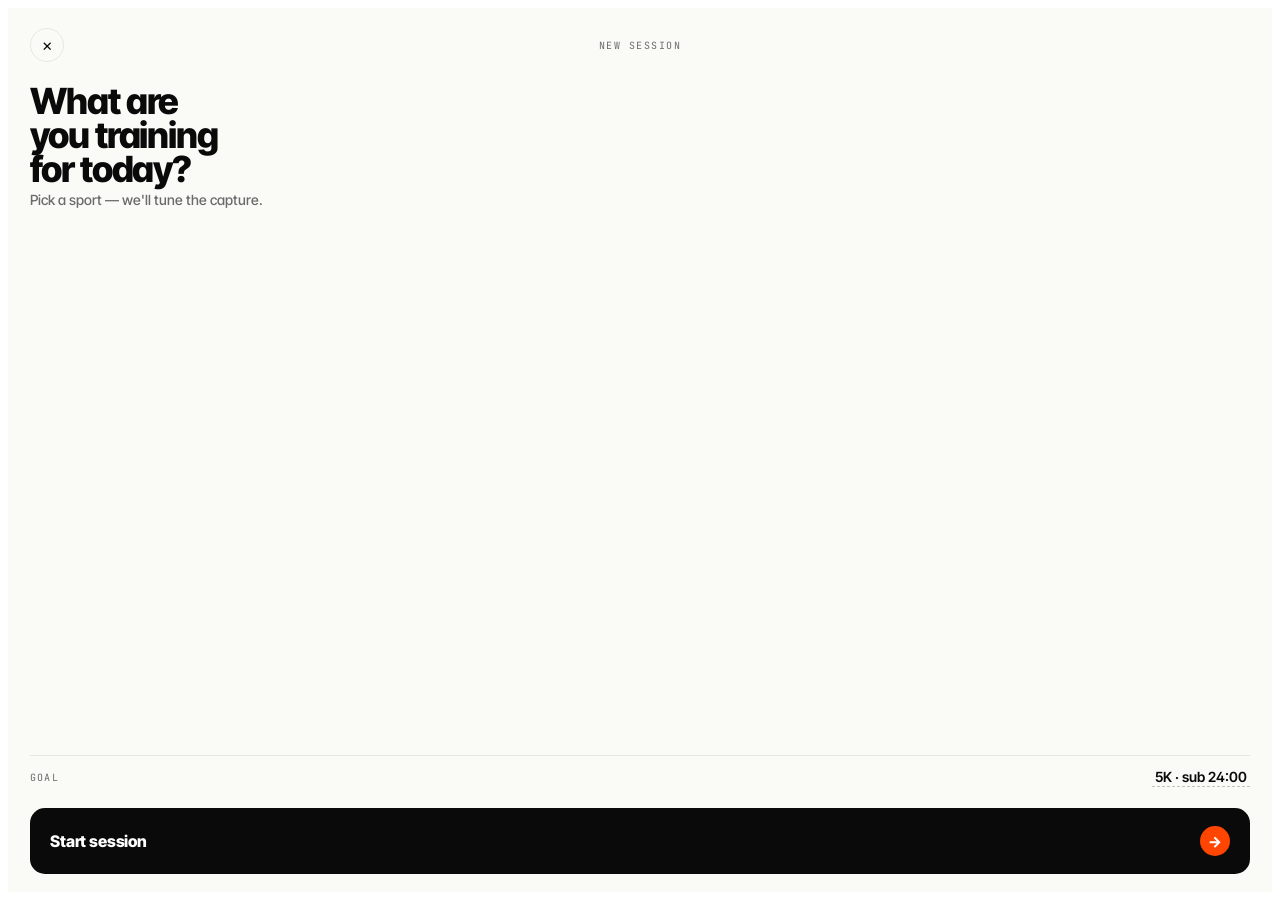
<file: record.html>
<!-- Rally Record tab — Pro Kit direction.
     This is a PARTIAL, loaded by index.html via fetch() + innerHTML.
     Do NOT include <html>, <body>, or phone-frame wrappers here.
     All CSS scoped to .rr2- prefix to avoid clashing with styles.css.
     All JS lives in record-init.js (loaded from index.html after app.js). -->

<style>
@import url('https://fonts.googleapis.com/css2?family=Inter+Tight:wght@400;500;600;700;800;900&family=JetBrains+Mono:wght@400;500;700&display=swap');

.rr2-root{
  --rr2-ink:#0a0a0a;
  --rr2-paper:#fafaf7;
  --rr2-line:rgba(10,10,10,.08);
  --rr2-muted:#6b6b6b;
  --rr2-sport:#ff4500;
  --rr2-sport-rgb:255,69,0;
  --rr2-ed-bg:#0e0e10;
  --rr2-ed-panel:#18181b;
  --rr2-ed-line:#27272a;
  --rr2-ed-ink:#fafafa;
  --rr2-ed-muted:#71717a;
  /* Fills whatever parent #s-record gives us, without assuming it's positioned. */
  position:relative;
  flex:1 1 auto;
  width:100%;
  min-height:0;
  height:100%;
  font-family:'Inter Tight',system-ui,sans-serif;
  font-feature-settings:'ss01','cv11';
  overflow:hidden;
  color:var(--rr2-ink);
}
.rr2-root *{box-sizing:border-box}

/* Phase containers */
.rr2-phase{position:absolute;inset:0;display:none;flex-direction:column;overflow:hidden}
.rr2-phase.active{display:flex}

/* ========== PHASE 1 · SETUP ========== */
.rr2-setup{position:absolute;inset:0;background:var(--rr2-paper);padding:20px 22px 18px;display:flex;flex-direction:column;overflow-y:auto}
.rr2-setup::-webkit-scrollbar{display:none}
.rr2-setup-top{display:flex;justify-content:space-between;align-items:center;margin-bottom:22px}
.rr2-close{width:34px;height:34px;border-radius:50%;border:1px solid var(--rr2-line);background:transparent;font-size:17px;color:var(--rr2-ink);cursor:pointer;display:flex;align-items:center;justify-content:center;font-family:inherit}
.rr2-lbl{font-family:'JetBrains Mono',monospace;font-size:10px;letter-spacing:.15em;text-transform:uppercase;color:var(--rr2-muted)}
.rr2-title{font-size:36px;line-height:.95;font-weight:800;letter-spacing:-.03em;margin:0 0 4px;color:var(--rr2-ink)}
.rr2-sub{font-size:14px;color:var(--rr2-muted);margin:0 0 22px;font-weight:500}

/* Sport category tab row — horizontal scroll, filters the sport grid below.
   Lets us show all 40 sports without making the setup screen scroll forever. */
.rr2-cat-row{display:flex;gap:6px;overflow-x:auto;overflow-y:hidden;margin:0 -22px 12px;padding:2px 22px 6px;scrollbar-width:none;-ms-overflow-style:none}
.rr2-cat-row::-webkit-scrollbar{display:none}
.rr2-cat{flex:0 0 auto;background:transparent;border:1px solid var(--rr2-line);border-radius:20px;padding:7px 13px;font-family:'JetBrains Mono',monospace;font-size:10px;letter-spacing:.08em;text-transform:uppercase;font-weight:700;color:var(--rr2-muted);cursor:pointer;transition:all .15s;white-space:nowrap}
.rr2-cat:hover{color:var(--rr2-ink);border-color:var(--rr2-ink)}
.rr2-cat.sel{background:var(--rr2-ink);border-color:var(--rr2-ink);color:#fff}

.rr2-sport-grid{display:grid;grid-template-columns:repeat(2,1fr);gap:7px;margin-bottom:16px}
.rr2-pill{background:#fff;border:1px solid var(--rr2-line);border-radius:12px;padding:11px 13px;text-align:left;cursor:pointer;transition:all .15s;display:flex;flex-direction:column;gap:3px;font-family:inherit;color:var(--rr2-ink)}
.rr2-pill:hover{border-color:var(--rr2-ink)}
.rr2-pill.sel{border-color:var(--rr2-ink);background:var(--rr2-ink);color:#fff}
.rr2-pill.sel .rr2-pill-sub{color:rgba(255,255,255,.55)}
.rr2-pill-name{font-size:15px;font-weight:700;letter-spacing:-.01em}
.rr2-pill-sub{font-family:'JetBrains Mono',monospace;font-size:9px;color:var(--rr2-muted);text-transform:uppercase;letter-spacing:.08em}
.rr2-sport-empty{grid-column:1/-1;text-align:center;padding:24px 0;font-size:12px;color:var(--rr2-muted)}

.rr2-setup-bot{margin-top:auto;padding-top:14px}
.rr2-goal{display:flex;justify-content:space-between;align-items:center;padding:11px 0;border-top:1px solid var(--rr2-line)}
.rr2-goal-lbl{font-family:'JetBrains Mono',monospace;font-size:10px;text-transform:uppercase;letter-spacing:.12em;color:var(--rr2-muted)}
.rr2-goal-val{font-size:14px;font-weight:600;color:var(--rr2-ink);outline:none;border-bottom:1px dashed rgba(0,0,0,.22);padding:1px 3px;cursor:text;transition:border-color .15s,background .15s}
.rr2-goal-val:hover{border-bottom-color:var(--rr2-sport)}
.rr2-goal-val:focus{border-bottom-color:var(--rr2-sport);background:rgba(var(--rr2-sport-rgb),.08)}
.rr2-cta{width:100%;padding:18px 20px;border:none;border-radius:15px;background:var(--rr2-ink);color:#fff;font-family:'Inter Tight',sans-serif;font-size:16px;font-weight:800;letter-spacing:-.01em;display:flex;align-items:center;justify-content:space-between;cursor:pointer;margin-top:10px;transition:transform .15s}
.rr2-cta:active{transform:scale(.98)}
.rr2-cta-arr{width:30px;height:30px;border-radius:50%;background:var(--rr2-sport);display:flex;align-items:center;justify-content:center;font-size:15px;color:#fff}

/* ========== PHASE 2 · CAPTURE ========== */
.rr2-cap{position:absolute;inset:0;background:var(--rr2-paper);color:var(--rr2-ink);overflow:hidden}
.rr2-cap-view{position:absolute;inset:0;background:linear-gradient(180deg,#f0efe9 0%,#e8e6dd 100%)}
.rr2-cap-view::before{content:'';position:absolute;inset:0;background:radial-gradient(ellipse 80% 60% at 50% 40%,rgba(255,255,255,.6),transparent 70%),radial-gradient(ellipse 60% 40% at 30% 80%,rgba(var(--rr2-sport-rgb),.08),transparent 70%)}
.rr2-cap-view::after{content:'';position:absolute;inset:0;background-image:url("data:image/svg+xml,%3Csvg xmlns='http://www.w3.org/2000/svg' width='200' height='200'%3E%3Cfilter id='n'%3E%3CfeTurbulence type='fractalNoise' baseFrequency='.85' numOctaves='2'/%3E%3CfeColorMatrix values='0 0 0 0 0 0 0 0 0 0 0 0 0 0 0 0 0 0 .18 0'/%3E%3C/filter%3E%3Crect width='100%25' height='100%25' filter='url(%23n)'/%3E%3C/svg%3E");mix-blend-mode:multiply;opacity:.5}

.rr2-cap-grid{position:absolute;inset:0;pointer-events:none;z-index:2}
.rr2-cap-grid::before,.rr2-cap-grid::after{content:'';position:absolute;background:var(--rr2-line);left:22px;right:22px;height:1px}
.rr2-cap-grid::before{top:33.3%}
.rr2-cap-grid::after{top:66.6%}

.rr2-cap-top{position:absolute;top:18px;left:22px;right:22px;display:flex;justify-content:space-between;align-items:flex-start;z-index:10}
.rr2-rec{display:flex;align-items:center;gap:8px;font-family:'JetBrains Mono',monospace;font-size:11px;font-weight:700;letter-spacing:.1em;text-transform:uppercase;color:var(--rr2-ink)}
.rr2-rec .rr2-dot{width:8px;height:8px;border-radius:50%;background:var(--rr2-sport);box-shadow:0 0 0 4px rgba(var(--rr2-sport-rgb),.2);animation:rr2pulse 1.4s ease-in-out infinite}
@keyframes rr2pulse{0%,100%{transform:scale(1);opacity:1}50%{transform:scale(.85);opacity:.7}}
.rr2-cap-meta{text-align:right;font-family:'JetBrains Mono',monospace;font-size:10px;color:var(--rr2-muted);letter-spacing:.08em;text-transform:uppercase;line-height:1.5}

.rr2-hero{position:absolute;inset:0;display:flex;flex-direction:column;justify-content:center;align-items:flex-start;padding:0 22px;z-index:5}
.rr2-hero-lbl{font-family:'JetBrains Mono',monospace;font-size:10px;text-transform:uppercase;letter-spacing:.18em;color:var(--rr2-muted);margin-bottom:8px}
.rr2-hero-num{font-size:clamp(96px,30vw,140px);line-height:.85;font-weight:900;letter-spacing:-.05em;font-variant-numeric:tabular-nums;color:var(--rr2-ink);display:flex;align-items:flex-start}
.rr2-hero-unit{font-family:'JetBrains Mono',monospace;font-size:11px;text-transform:uppercase;letter-spacing:.15em;color:var(--rr2-ink);margin-top:10px;font-weight:700}

.rr2-sub-stats{position:absolute;bottom:150px;left:22px;right:22px;display:grid;grid-template-columns:1fr 1fr;gap:0;z-index:5}
.rr2-sub-item{border-top:2px solid var(--rr2-ink);padding-top:9px}
.rr2-sub-item.right{text-align:right}
.rr2-sub-lbl{font-family:'JetBrains Mono',monospace;font-size:9px;text-transform:uppercase;letter-spacing:.15em;color:var(--rr2-muted);margin-bottom:3px;display:block}
.rr2-sub-val{font-size:30px;font-weight:800;letter-spacing:-.02em;font-variant-numeric:tabular-nums;color:var(--rr2-ink)}
.rr2-sub-val small{font-size:13px;font-weight:700;color:var(--rr2-muted);margin-left:2px}

.rr2-ctrl{position:absolute;bottom:22px;left:0;right:0;display:flex;align-items:center;justify-content:center;gap:36px;z-index:10}
.rr2-btn-sm{width:48px;height:48px;border-radius:50%;border:1px solid var(--rr2-line);background:rgba(255,255,255,.7);backdrop-filter:blur(10px);display:flex;align-items:center;justify-content:center;color:var(--rr2-ink);cursor:pointer;font-size:17px;font-family:inherit}
.rr2-rec-btn{width:78px;height:78px;border-radius:50%;border:none;background:var(--rr2-ink);color:#fff;cursor:pointer;font-family:'Inter Tight',sans-serif;font-size:12px;font-weight:800;letter-spacing:.04em;text-transform:uppercase;box-shadow:0 0 0 4px rgba(10,10,10,.1),0 12px 32px rgba(0,0,0,.2);position:relative;transition:transform .15s}
.rr2-rec-btn:active{transform:scale(.95)}
.rr2-rec-btn::before{content:'';position:absolute;inset:-8px;border-radius:50%;border:1.5px solid var(--rr2-ink);opacity:.3}

/* Camera gallery tray — horizontal filmstrip above controls during capture */
.rr2-gallery{position:absolute;bottom:115px;left:22px;right:22px;display:flex;gap:8px;overflow-x:auto;z-index:8;padding:4px 0;scrollbar-width:none}
.rr2-gallery::-webkit-scrollbar{display:none}
.rr2-gallery:empty{display:none}
.rr2-gallery-thumb{flex:0 0 52px;width:52px;height:52px;border-radius:8px;background:rgba(var(--rr2-sport-rgb),.25);border:2px solid rgba(255,255,255,.5);position:relative;overflow:hidden;opacity:0;animation:rr2thumbIn .3s ease forwards}
@keyframes rr2thumbIn{to{opacity:1;transform:scale(1)}from{opacity:0;transform:scale(.7)}}
.rr2-gallery-thumb-inner{position:absolute;inset:0;display:flex;align-items:center;justify-content:center;font-size:16px}
.rr2-gallery-thumb-time{position:absolute;bottom:2px;right:3px;font-family:'JetBrains Mono',monospace;font-size:7px;color:#fff;text-shadow:0 1px 3px rgba(0,0,0,.6);font-weight:700}
.rr2-gallery-thumb.video .rr2-gallery-thumb-inner::after{content:'';position:absolute;inset:0;background:linear-gradient(135deg,rgba(var(--rr2-sport-rgb),.4),rgba(var(--rr2-sport-rgb),.15))}

/* Camera button (in capture controls) */
.rr2-cam-btn{width:48px;height:48px;border-radius:50%;border:1px solid var(--rr2-line);background:rgba(255,255,255,.7);backdrop-filter:blur(10px);display:flex;align-items:center;justify-content:center;color:var(--rr2-ink);cursor:pointer;font-size:20px;font-family:inherit;position:relative;transition:transform .1s}
.rr2-cam-btn:active{transform:scale(.9)}
.rr2-cam-btn svg{width:22px;height:22px;stroke:currentColor;fill:none;stroke-width:1.8}

/* Camera snap flash overlay */
.rr2-snap-flash{position:absolute;inset:0;background:#fff;z-index:40;opacity:0;pointer-events:none}
.rr2-snap-flash.active{animation:rr2flash .25s ease-out}
@keyframes rr2flash{0%{opacity:.85}100%{opacity:0}}

/* Route sticker in edit canvas */
.rr2-stk.route{bottom:64px;left:50%;transform:translateX(-50%);background:#0a0a0a;color:#fff;padding:8px 12px;width:auto;min-width:100px;text-align:center;border:1px solid var(--rr2-ed-line)}
.rr2-route-svg{display:block;width:80px;height:56px;margin:0 auto 2px}
.rr2-route-svg path{fill:none;stroke:var(--rr2-sport);stroke-width:2.5;stroke-linecap:round;stroke-linejoin:round}
.rr2-route-svg circle{fill:var(--rr2-sport);r:3}

.rr2-trans{position:absolute;inset:0;background:var(--rr2-ed-bg);z-index:50;display:none;pointer-events:none}
.rr2-trans.active{display:block;animation:rr2tIn 1s cubic-bezier(.85,0,.15,1) forwards}
@keyframes rr2tIn{0%{clip-path:circle(0% at 50% 90%);opacity:1}100%{clip-path:circle(150% at 50% 90%);opacity:1}}
.rr2-trans-txt{position:absolute;top:50%;left:50%;transform:translate(-50%,-50%);color:#fff;font-family:'JetBrains Mono',monospace;font-size:11px;letter-spacing:.2em;text-transform:uppercase;opacity:0;text-align:center;line-height:1.8}
.rr2-trans.active .rr2-trans-txt{animation:rr2tFade 1s ease .2s forwards}
@keyframes rr2tFade{0%{opacity:0;transform:translate(-50%,-40%)}50%{opacity:1}100%{opacity:0;transform:translate(-50%,-60%)}}

/* ========== PHASE 3 · EDIT ========== */
.rr2-edit{position:absolute;inset:0;background:var(--rr2-ed-bg);color:var(--rr2-ed-ink);overflow:hidden}
.rr2-edit-top{position:absolute;top:16px;left:14px;right:14px;display:flex;align-items:center;justify-content:space-between;z-index:10}
.rr2-edit-top-btn{width:32px;height:32px;border-radius:9px;background:var(--rr2-ed-panel);border:1px solid var(--rr2-ed-line);color:var(--rr2-ed-ink);font-size:14px;cursor:pointer;font-family:inherit;display:flex;align-items:center;justify-content:center}
.rr2-edit-title{font-family:'JetBrains Mono',monospace;font-size:9px;text-transform:uppercase;letter-spacing:.12em;color:var(--rr2-ed-muted);text-align:center}
.rr2-edit-title b{display:block;color:#fff;font-size:10px;margin-top:2px}
.rr2-edit-cta{padding:7px 13px;border-radius:9px;background:var(--rr2-sport);color:#fff;border:none;font-family:'Inter Tight',sans-serif;font-size:11px;font-weight:800;letter-spacing:.02em;cursor:pointer;text-transform:uppercase}

.rr2-canvas{position:absolute;top:60px;left:14px;right:68px;height:280px;border-radius:13px;overflow:hidden;background:#1a1a1d;border:1px solid var(--rr2-ed-line)}
.rr2-canvas-bg{position:absolute;inset:0;background:linear-gradient(135deg,#2a2a2e 0%,#1a1a1d 100%)}
.rr2-canvas-bg::before{content:'';position:absolute;inset:0;background:radial-gradient(ellipse 60% 40% at 40% 50%,rgba(var(--rr2-sport-rgb),.2),transparent 70%),radial-gradient(ellipse 40% 60% at 70% 30%,rgba(255,255,255,.05),transparent 70%)}
.rr2-canvas-bg::after{content:'';position:absolute;inset:0;background-image:url("data:image/svg+xml,%3Csvg xmlns='http://www.w3.org/2000/svg' width='200' height='200'%3E%3Cfilter id='n'%3E%3CfeTurbulence type='fractalNoise' baseFrequency='.9' numOctaves='2'/%3E%3CfeColorMatrix values='0 0 0 0 0 0 0 0 0 0 0 0 0 0 0 0 0 0 .25 0'/%3E%3C/filter%3E%3Crect width='100%25' height='100%25' filter='url(%23n)'/%3E%3C/svg%3E");mix-blend-mode:overlay;opacity:.4}

.rr2-stk{position:absolute;background:#fff;color:#0a0a0a;border-radius:9px;padding:7px 11px;font-family:'Inter Tight',sans-serif;box-shadow:0 8px 24px rgba(0,0,0,.4);cursor:grab;z-index:3;border:2px solid transparent;transition:border-color .15s;user-select:none}
.rr2-stk:hover{border-color:var(--rr2-sport)}
.rr2-stk-lbl{font-family:'JetBrains Mono',monospace;font-size:8px;text-transform:uppercase;letter-spacing:.1em;color:#999;display:block;line-height:1}
.rr2-stk-val{font-size:20px;font-weight:900;letter-spacing:-.02em;line-height:1;display:block;margin-top:2px;font-variant-numeric:tabular-nums}
.rr2-stk-val small{font-size:10px;font-weight:700;color:#999}
.rr2-stk.pace{top:14px;left:14px}
.rr2-stk.time{top:14px;right:14px;text-align:right}
.rr2-stk.hr{bottom:64px;left:14px;background:var(--rr2-sport);color:#fff}
.rr2-stk.hr .rr2-stk-lbl{color:rgba(255,255,255,.7)}
.rr2-stk.hr .rr2-stk-val small{color:rgba(255,255,255,.7)}
.rr2-stk.pr{bottom:64px;right:14px;background:#0a0a0a;color:#fff;border:1px solid var(--rr2-sport)}
.rr2-stk.pr .rr2-stk-lbl{color:var(--rr2-sport)}

.rr2-play{position:absolute;bottom:10px;left:10px;right:10px;display:flex;align-items:center;gap:9px;z-index:4}
.rr2-play-btn{width:32px;height:32px;border-radius:50%;background:#fff;color:#0a0a0a;border:none;cursor:pointer;font-size:12px;flex-shrink:0;font-family:inherit;display:flex;align-items:center;justify-content:center}
/* .rr2-scrub: --pos (0–1) set by JS drives fill + knob position */
.rr2-scrub{flex:1;height:3px;background:rgba(255,255,255,.2);border-radius:2px;position:relative;--pos:0}
.rr2-scrub::before{content:'';position:absolute;left:0;top:0;bottom:0;width:calc(var(--pos)*100%);background:#fff;border-radius:2px}
.rr2-scrub::after{content:'';position:absolute;left:calc(var(--pos)*100%);top:50%;transform:translate(-50%,-50%);width:11px;height:11px;border-radius:50%;background:#fff;box-shadow:0 0 0 3px rgba(255,255,255,.2)}
.rr2-edit-time{font-family:'JetBrains Mono',monospace;font-size:10px;color:#fff;font-weight:700;flex-shrink:0}

.rr2-rail{position:absolute;top:60px;right:14px;width:46px;display:flex;flex-direction:column;gap:5px;z-index:10}
.rr2-rail-btn{width:46px;height:52px;border-radius:11px;background:var(--rr2-ed-panel);border:1px solid var(--rr2-ed-line);color:var(--rr2-ed-ink);cursor:pointer;display:flex;flex-direction:column;align-items:center;justify-content:center;gap:3px;font-family:'JetBrains Mono',monospace;font-size:8px;text-transform:uppercase;letter-spacing:.06em;transition:all .15s}
.rr2-rail-btn:hover,.rr2-rail-btn.active{border-color:var(--rr2-sport);background:rgba(var(--rr2-sport-rgb),.1);color:#fff}
.rr2-rail-btn svg{width:17px;height:17px;stroke:currentColor;stroke-width:1.8;fill:none}

.rr2-chips{position:absolute;top:350px;left:14px;right:14px;display:flex;gap:6px;overflow-x:auto;padding:2px 0;z-index:5}
.rr2-chips::-webkit-scrollbar{display:none}
.rr2-chip{flex-shrink:0;padding:7px 13px;border-radius:18px;background:var(--rr2-ed-panel);border:1px solid var(--rr2-ed-line);color:var(--rr2-ed-muted);font-family:'JetBrains Mono',monospace;font-size:10px;text-transform:uppercase;letter-spacing:.06em;cursor:pointer;white-space:nowrap;font-weight:600}
.rr2-chip.active{background:var(--rr2-sport);border-color:var(--rr2-sport);color:#fff}
.rr2-chip-dot{display:inline-block;width:6px;height:6px;border-radius:50%;background:currentColor;margin-right:5px;vertical-align:middle;opacity:.6}

.rr2-tl{position:absolute;bottom:14px;left:14px;right:14px;height:168px;background:var(--rr2-ed-panel);border:1px solid var(--rr2-ed-line);border-radius:13px;padding:10px 12px;z-index:5;display:flex;flex-direction:column;gap:5px}
.rr2-tl-head{display:flex;justify-content:space-between;align-items:center;padding-bottom:4px;border-bottom:1px solid var(--rr2-ed-line)}
.rr2-tl-head-lbl{font-family:'JetBrains Mono',monospace;font-size:9px;text-transform:uppercase;letter-spacing:.12em;color:var(--rr2-ed-muted)}
.rr2-tl-head-tools{display:flex;gap:4px}
.rr2-tl-tool{width:22px;height:22px;border-radius:5px;background:transparent;border:1px solid var(--rr2-ed-line);color:var(--rr2-ed-muted);font-size:10px;cursor:pointer;display:flex;align-items:center;justify-content:center;font-family:inherit}
.rr2-tl-tool.active{background:var(--rr2-sport);color:#fff;border-color:var(--rr2-sport)}
.rr2-tl-playhead{position:absolute;top:30px;bottom:20px;left:42%;width:2px;background:var(--rr2-sport);z-index:3;pointer-events:none}
.rr2-tl-playhead::before{content:'';position:absolute;top:-4px;left:-4px;width:10px;height:10px;border-radius:2px;background:var(--rr2-sport);transform:rotate(45deg)}
.rr2-tl-track{position:relative;height:24px;display:flex;align-items:center;gap:2px;margin-top:2px}
.rr2-tl-track-lbl{position:absolute;left:-4px;top:-9px;font-family:'JetBrains Mono',monospace;font-size:7px;text-transform:uppercase;letter-spacing:.1em;color:var(--rr2-ed-muted)}
.rr2-clip{height:100%;border-radius:3px;flex-shrink:0;position:relative;overflow:hidden}
.rr2-clip.video{background:linear-gradient(90deg,rgba(var(--rr2-sport-rgb),.8),rgba(var(--rr2-sport-rgb),.5))}
.rr2-clip.moment{background:linear-gradient(90deg,rgba(255,255,255,.25),rgba(255,255,255,.12));border:1px solid rgba(255,255,255,.2);position:relative}
.rr2-clip.video::before{content:'';position:absolute;inset:0;background:repeating-linear-gradient(90deg,transparent 0,transparent 8px,rgba(255,255,255,.15) 8px,rgba(255,255,255,.15) 9px)}
.rr2-clip.audio{background:#3f3f46}
.rr2-clip.audio::before{content:'';position:absolute;inset:4px;background:repeating-linear-gradient(90deg,#71717a 0,#71717a 2px,transparent 2px,transparent 6px,#71717a 6px,#71717a 9px,transparent 9px,transparent 14px,#71717a 14px,#71717a 16px,transparent 16px,transparent 20px);opacity:.8}
.rr2-clip.stat{background:#18181b;border:1px solid var(--rr2-sport)}
.rr2-stat-wave{position:absolute;inset:2px;display:flex;align-items:flex-end;gap:1px}
.rr2-stat-wave i{flex:1;background:var(--rr2-sport);border-radius:1px;display:block}
.rr2-clip.caption{background:#27272a;border:1px dashed var(--rr2-ed-muted)}
.rr2-clip.caption::before{content:'Aa';position:absolute;inset:0;display:flex;align-items:center;justify-content:center;font-size:9px;font-weight:700;color:var(--rr2-ed-muted)}
.rr2-tl-ruler{display:flex;justify-content:space-between;padding:0 2px;margin-top:auto;font-family:'JetBrains Mono',monospace;font-size:7px;color:var(--rr2-ed-muted);letter-spacing:.05em}

/* ========== MEDIA TYPE TOGGLE (Photo ↔ Video) ========== */
.rr2-post-toggle{display:flex;gap:4px;background:var(--rr2-ed-panel);border:1px solid var(--rr2-ed-line);border-radius:8px;padding:3px;margin:0 auto}
.rr2-post-tog{padding:5px 14px;border:none;border-radius:6px;background:transparent;color:var(--rr2-ed-muted);font-family:'JetBrains Mono',monospace;font-size:10px;letter-spacing:.08em;text-transform:uppercase;font-weight:700;cursor:pointer;transition:all .15s;white-space:nowrap}
.rr2-post-tog.sel{background:var(--rr2-sport);color:#fff}
.rr2-post-tog:not(.sel):hover{color:var(--rr2-ed-ink)}

/* ========== EDITOR IS ALWAYS MEDIA MODE ========== */
/* Stat stickers hidden by default — shown only when Activity Card sticker is active */
.rr2-stk:not(.route):not(.activity-card){display:none!important}
/* Old card-only rail + chips hidden — CapCut tools are always present */
.rr2-chips{display:none}
.rr2-rail{display:none}

/* Activity Card overlay sticker on canvas */
.rr2-stk.activity-card{position:absolute;top:8px;right:8px;width:120px;background:#0a0a0a;color:#fff;border-radius:10px;padding:8px 10px;font-family:'Inter Tight',sans-serif;box-shadow:0 8px 24px rgba(0,0,0,.5);z-index:8;border:2px solid transparent;cursor:grab;user-select:none;display:none}
.rr2-stk.activity-card.visible{display:block}
.rr2-stk.activity-card:hover{border-color:var(--rr2-sport)}
.rr2-ac-sport{font-family:'JetBrains Mono',monospace;font-size:7px;text-transform:uppercase;letter-spacing:.08em;color:var(--rr2-sport);margin-bottom:4px;display:block}
.rr2-ac-hero{font-size:28px;font-weight:900;line-height:.9;letter-spacing:-.03em;color:#fff;display:block}
.rr2-ac-unit{font-family:'JetBrains Mono',monospace;font-size:8px;text-transform:uppercase;letter-spacing:.1em;color:rgba(255,255,255,.5);display:block;margin-top:2px}
.rr2-ac-stats{display:flex;gap:8px;margin-top:6px;padding-top:6px;border-top:1px solid rgba(255,255,255,.12)}
.rr2-ac-stat{flex:1}
.rr2-ac-stat-lbl{font-family:'JetBrains Mono',monospace;font-size:6px;text-transform:uppercase;letter-spacing:.06em;color:rgba(255,255,255,.4);display:block}
.rr2-ac-stat-val{font-size:13px;font-weight:800;color:#fff;display:block;letter-spacing:-.02em}
.rr2-ac-stat-val small{font-size:8px;color:rgba(255,255,255,.4);font-weight:600}
.rr2-ac-route{margin-top:4px;width:100%;height:36px;opacity:.6}
.rr2-ac-route path{fill:none;stroke:var(--rr2-sport);stroke-width:2;stroke-linecap:round}
.rr2-ac-brand{font-family:'JetBrains Mono',monospace;font-size:6px;text-transform:uppercase;letter-spacing:.12em;color:rgba(255,255,255,.25);text-align:right;display:block;margin-top:3px}

/* ========== ACTIVITY CARD SHARE OVERLAY ========== */
.rr2-share-overlay{position:absolute;inset:0;background:rgba(0,0,0,.85);backdrop-filter:blur(12px);z-index:30;display:none;flex-direction:column;align-items:center;justify-content:center;padding:20px}
.rr2-share-overlay.active{display:flex}
.rr2-share-close{position:absolute;top:16px;left:14px;width:32px;height:32px;border-radius:9px;background:rgba(255,255,255,.1);border:1px solid rgba(255,255,255,.15);color:#fff;font-size:14px;cursor:pointer;display:flex;align-items:center;justify-content:center;font-family:inherit}
.rr2-share-card{width:260px;background:#0e0e10;border-radius:16px;padding:18px 16px;border:1px solid rgba(255,255,255,.1)}
.rr2-share-card-sport{font-family:'JetBrains Mono',monospace;font-size:9px;text-transform:uppercase;letter-spacing:.1em;color:var(--rr2-sport);margin-bottom:4px}
.rr2-share-card-hero{font-size:52px;font-weight:900;color:#fff;line-height:.85;letter-spacing:-.04em;margin-bottom:2px}
.rr2-share-card-unit{font-family:'JetBrains Mono',monospace;font-size:10px;text-transform:uppercase;letter-spacing:.15em;color:rgba(255,255,255,.4);margin-bottom:14px}
.rr2-share-card-grid{display:grid;grid-template-columns:1fr 1fr;gap:8px;margin-bottom:12px}
.rr2-share-card-item{background:rgba(255,255,255,.06);border-radius:10px;padding:10px}
.rr2-share-card-item-lbl{font-family:'JetBrains Mono',monospace;font-size:8px;text-transform:uppercase;letter-spacing:.08em;color:rgba(255,255,255,.4);display:block;margin-bottom:2px}
.rr2-share-card-item-val{font-size:22px;font-weight:800;color:#fff;letter-spacing:-.02em}
.rr2-share-card-item-val small{font-size:10px;color:rgba(255,255,255,.4);font-weight:600;margin-left:2px}
.rr2-share-card-item.accent{background:rgba(var(--rr2-sport-rgb),.15)}
.rr2-share-card-item.accent .rr2-share-card-item-lbl{color:var(--rr2-sport)}
.rr2-share-card-route{width:100%;height:60px;margin-bottom:10px;opacity:.7}
.rr2-share-card-route path{fill:none;stroke:var(--rr2-sport);stroke-width:2.5;stroke-linecap:round}
.rr2-share-card-route circle{fill:var(--rr2-sport)}
.rr2-share-card-meta{display:flex;justify-content:space-between;align-items:center;padding-top:10px;border-top:1px solid rgba(255,255,255,.08)}
.rr2-share-card-user{display:flex;align-items:center;gap:8px}
.rr2-share-card-avatar{width:24px;height:24px;border-radius:50%;background:var(--rr2-sport);display:flex;align-items:center;justify-content:center;font-size:10px;font-weight:700;color:#fff}
.rr2-share-card-name{font-size:11px;font-weight:600;color:#fff}
.rr2-share-card-handle{font-family:'JetBrains Mono',monospace;font-size:8px;color:rgba(255,255,255,.4)}
.rr2-share-card-watermark{font-family:'JetBrains Mono',monospace;font-size:9px;letter-spacing:.12em;color:rgba(255,255,255,.2);font-weight:700;text-transform:uppercase}
.rr2-share-actions{display:flex;gap:8px;margin-top:18px}
.rr2-share-btn{padding:10px 20px;border-radius:10px;border:none;font-family:'Inter Tight',sans-serif;font-size:12px;font-weight:700;cursor:pointer;transition:all .15s;display:flex;align-items:center;gap:6px}
.rr2-share-btn.primary{background:var(--rr2-sport);color:#fff}
.rr2-share-btn.secondary{background:rgba(255,255,255,.1);color:#fff;border:1px solid rgba(255,255,255,.15)}
.rr2-share-btn:active{transform:scale(.96)}

/* Video preview overlay on canvas — always visible (editor is always media editor) */
.rr2-vid-preview{position:absolute;inset:0;display:flex;flex-direction:column;z-index:6}

/* Simulated video frame mosaic */
.rr2-vid-frames{flex:1;display:grid;grid-template-columns:repeat(3,1fr);grid-template-rows:repeat(2,1fr);gap:2px;padding:6px;opacity:.85}
.rr2-vid-frame{border-radius:4px;position:relative;overflow:hidden;background:linear-gradient(135deg,rgba(255,255,255,.06) 0%,rgba(255,255,255,.02) 100%);border:1px solid rgba(255,255,255,.08)}
.rr2-vid-frame::before{content:attr(data-icon);position:absolute;inset:0;display:flex;align-items:center;justify-content:center;font-size:24px;opacity:.6}
.rr2-vid-frame::after{content:attr(data-ts);position:absolute;bottom:3px;right:4px;font-family:'JetBrains Mono',monospace;font-size:7px;color:rgba(255,255,255,.4);font-weight:700}
.rr2-vid-frame.active{border-color:var(--rr2-sport);box-shadow:0 0 8px rgba(var(--rr2-sport-rgb),.3)}
.rr2-vid-frame.hero{grid-column:1/3;grid-row:1/2;background:linear-gradient(135deg,rgba(var(--rr2-sport-rgb),.2),rgba(var(--rr2-sport-rgb),.05))}

/* Now Playing indicator in video preview */
.rr2-vid-playing{position:absolute;top:50%;left:50%;transform:translate(-50%,-50%);width:52px;height:52px;border-radius:50%;background:rgba(0,0,0,.6);backdrop-filter:blur(8px);display:flex;align-items:center;justify-content:center;border:2px solid rgba(255,255,255,.3);z-index:7;cursor:pointer}
.rr2-vid-playing svg{width:20px;height:20px;fill:#fff;margin-left:3px}

/* ========== CAPCUT-STYLE BOTTOM TOOL BAR ========== */
.rr2-vid-toolbar{position:absolute;bottom:188px;left:14px;right:14px;display:block;z-index:6}

.rr2-vid-tools{display:flex;gap:2px;overflow-x:auto;padding:2px 0;scrollbar-width:none}
.rr2-vid-tools::-webkit-scrollbar{display:none}
.rr2-vid-tool{flex:0 0 auto;display:flex;flex-direction:column;align-items:center;gap:4px;padding:10px 14px;border-radius:10px;background:transparent;border:none;color:var(--rr2-ed-muted);cursor:pointer;transition:all .15s;font-family:inherit;min-width:56px}
.rr2-vid-tool:hover{color:var(--rr2-ed-ink)}
.rr2-vid-tool.sel{color:var(--rr2-sport);background:rgba(var(--rr2-sport-rgb),.1)}
.rr2-vid-tool svg{width:22px;height:22px;stroke:currentColor;stroke-width:1.7;fill:none}
.rr2-vid-tool-lbl{font-family:'JetBrains Mono',monospace;font-size:8px;text-transform:uppercase;letter-spacing:.06em;font-weight:600;white-space:nowrap}

/* ========== TOOL PANELS (slide up from toolbar) ========== */
.rr2-tool-panel{display:none;background:var(--rr2-ed-panel);border:1px solid var(--rr2-ed-line);border-radius:12px;padding:10px 12px;margin-bottom:8px;animation:rr2panelIn .2s ease}
.rr2-tool-panel.active{display:block}
@keyframes rr2panelIn{from{opacity:0;transform:translateY(8px)}to{opacity:1;transform:translateY(0)}}

.rr2-panel-head{display:flex;justify-content:space-between;align-items:center;margin-bottom:8px}
.rr2-panel-title{font-family:'JetBrains Mono',monospace;font-size:10px;text-transform:uppercase;letter-spacing:.1em;color:var(--rr2-ed-muted);font-weight:700}
.rr2-panel-close{width:22px;height:22px;border-radius:6px;background:transparent;border:1px solid var(--rr2-ed-line);color:var(--rr2-ed-muted);font-size:11px;cursor:pointer;display:flex;align-items:center;justify-content:center;font-family:inherit}

/* Filter presets in panel */
.rr2-filter-grid{display:grid;grid-template-columns:repeat(4,1fr);gap:6px}
.rr2-filter-opt{aspect-ratio:1;border-radius:8px;border:2px solid var(--rr2-ed-line);cursor:pointer;display:flex;flex-direction:column;align-items:center;justify-content:center;gap:3px;transition:all .15s;position:relative;overflow:hidden}
.rr2-filter-opt::before{content:'';position:absolute;inset:0;border-radius:6px}
.rr2-filter-opt.f-none::before{background:linear-gradient(135deg,#2a2a2e,#1a1a1d)}
.rr2-filter-opt.f-warm::before{background:linear-gradient(135deg,#3d2b1f,#2a1f15)}
.rr2-filter-opt.f-cool::before{background:linear-gradient(135deg,#1a2333,#152030)}
.rr2-filter-opt.f-bw::before{background:linear-gradient(135deg,#333,#1a1a1a)}
.rr2-filter-opt.f-vivid::before{background:linear-gradient(135deg,rgba(var(--rr2-sport-rgb),.3),#1a1a2e)}
.rr2-filter-opt.f-matte::before{background:linear-gradient(135deg,#2d2b28,#1e1d1b)}
.rr2-filter-opt.f-neon::before{background:linear-gradient(135deg,#0a1a2e,#1a0a2e)}
.rr2-filter-opt.f-film::before{background:linear-gradient(135deg,#2e2a1e,#1a1815)}
.rr2-filter-opt .rr2-filter-name{position:relative;z-index:1;font-family:'JetBrains Mono',monospace;font-size:7px;text-transform:uppercase;letter-spacing:.06em;color:rgba(255,255,255,.7);font-weight:600}
.rr2-filter-opt.sel{border-color:var(--rr2-sport)}
.rr2-filter-opt.sel .rr2-filter-name{color:#fff}

/* Speed controls */
.rr2-speed-row{display:flex;gap:4px;justify-content:center}
.rr2-speed-btn{padding:8px 14px;border-radius:8px;border:1px solid var(--rr2-ed-line);background:transparent;color:var(--rr2-ed-muted);font-family:'JetBrains Mono',monospace;font-size:12px;font-weight:700;cursor:pointer;transition:all .15s}
.rr2-speed-btn.sel{background:var(--rr2-sport);border-color:var(--rr2-sport);color:#fff}

/* Text style options */
.rr2-text-styles{display:flex;gap:6px;overflow-x:auto;padding:2px 0;scrollbar-width:none}
.rr2-text-styles::-webkit-scrollbar{display:none}
.rr2-text-sty{flex:0 0 auto;padding:10px 16px;border-radius:8px;border:1px solid var(--rr2-ed-line);cursor:pointer;transition:all .15s;text-align:center;min-width:72px}
.rr2-text-sty.sel{border-color:var(--rr2-sport);background:rgba(var(--rr2-sport-rgb),.1)}
.rr2-text-sty-name{font-size:8px;font-family:'JetBrains Mono',monospace;text-transform:uppercase;letter-spacing:.06em;color:var(--rr2-ed-muted);display:block;margin-top:4px}
.rr2-text-sty-preview{font-size:16px;font-weight:800;color:var(--rr2-ed-ink);font-family:'Inter Tight',sans-serif}
.rr2-text-sty.bold .rr2-text-sty-preview{font-weight:900;text-shadow:0 1px 3px rgba(0,0,0,.5)}
.rr2-text-sty.outline .rr2-text-sty-preview{-webkit-text-stroke:1px var(--rr2-ed-ink);color:transparent}
.rr2-text-sty.neon .rr2-text-sty-preview{color:var(--rr2-sport);text-shadow:0 0 8px rgba(var(--rr2-sport-rgb),.6)}
.rr2-text-sty.glitch .rr2-text-sty-preview{font-family:'JetBrains Mono',monospace;font-size:14px;letter-spacing:.08em}

/* Transition options */
.rr2-trans-grid{display:grid;grid-template-columns:repeat(4,1fr);gap:6px}
.rr2-trans-opt{padding:10px 6px;border-radius:8px;border:1px solid var(--rr2-ed-line);cursor:pointer;text-align:center;transition:all .15s}
.rr2-trans-opt.sel{border-color:var(--rr2-sport);background:rgba(var(--rr2-sport-rgb),.1)}
.rr2-trans-opt-icon{font-size:18px;display:block;margin-bottom:3px}
.rr2-trans-opt-name{font-family:'JetBrains Mono',monospace;font-size:7px;text-transform:uppercase;letter-spacing:.06em;color:var(--rr2-ed-muted)}
.rr2-trans-opt.sel .rr2-trans-opt-name{color:var(--rr2-sport)}

/* Music browser panel */
.rr2-music-list{display:flex;flex-direction:column;gap:4px}
.rr2-music-item{display:flex;align-items:center;gap:10px;padding:8px 10px;border-radius:8px;border:1px solid var(--rr2-ed-line);cursor:pointer;transition:all .15s}
.rr2-music-item:hover,.rr2-music-item.sel{border-color:var(--rr2-sport);background:rgba(var(--rr2-sport-rgb),.08)}
.rr2-music-play{width:28px;height:28px;border-radius:50%;background:var(--rr2-ed-panel);border:1px solid var(--rr2-ed-line);display:flex;align-items:center;justify-content:center;font-size:10px;color:var(--rr2-ed-ink);flex-shrink:0}
.rr2-music-item.sel .rr2-music-play{background:var(--rr2-sport);color:#fff;border-color:var(--rr2-sport)}
.rr2-music-info{flex:1;min-width:0}
.rr2-music-name{font-size:12px;font-weight:600;color:var(--rr2-ed-ink);white-space:nowrap;overflow:hidden;text-overflow:ellipsis}
.rr2-music-artist{font-family:'JetBrains Mono',monospace;font-size:9px;color:var(--rr2-ed-muted);text-transform:uppercase;letter-spacing:.05em}
.rr2-music-dur{font-family:'JetBrains Mono',monospace;font-size:10px;color:var(--rr2-ed-muted);flex-shrink:0}
.rr2-music-wave{display:flex;align-items:flex-end;gap:1px;height:20px;flex-shrink:0}
.rr2-music-wave i{width:2px;background:var(--rr2-sport);border-radius:1px;display:block;opacity:.5}
.rr2-music-item.sel .rr2-music-wave i{opacity:1;animation:rr2wavePulse .6s ease infinite alternate}
@keyframes rr2wavePulse{from{opacity:.5}to{opacity:1}}

/* Sticker shelf */
.rr2-sticker-grid{display:grid;grid-template-columns:repeat(5,1fr);gap:8px}
.rr2-sticker-opt{aspect-ratio:1;border-radius:10px;border:1px solid var(--rr2-ed-line);cursor:pointer;display:flex;align-items:center;justify-content:center;font-size:24px;transition:all .15s;background:var(--rr2-ed-panel)}
.rr2-sticker-opt:hover{border-color:var(--rr2-sport);transform:scale(1.05)}
.rr2-sticker-opt.sel{border-color:var(--rr2-sport);background:rgba(var(--rr2-sport-rgb),.15)}

/* Trim handles visualization */
.rr2-trim-vis{display:flex;align-items:center;gap:0;height:48px;background:var(--rr2-ed-panel);border-radius:8px;overflow:hidden;position:relative;border:1px solid var(--rr2-ed-line)}
.rr2-trim-handle{width:14px;height:100%;background:var(--rr2-sport);cursor:col-resize;display:flex;align-items:center;justify-content:center;flex-shrink:0;z-index:2}
.rr2-trim-handle::after{content:'';width:3px;height:16px;border-radius:1px;background:rgba(255,255,255,.6)}
.rr2-trim-body{flex:1;display:flex;align-items:flex-end;gap:1px;padding:4px 2px;height:100%}
.rr2-trim-body i{flex:1;background:rgba(var(--rr2-sport-rgb),.5);border-radius:1px;display:block}
.rr2-trim-dimmed{flex:0 0 15%;background:rgba(0,0,0,.5);height:100%}
.rr2-trim-range{position:absolute;top:0;left:50%;transform:translateX(-50%);font-family:'JetBrains Mono',monospace;font-size:9px;color:var(--rr2-sport);font-weight:700;padding:2px 6px;background:rgba(0,0,0,.6);border-radius:0 0 4px 4px}
</style>

<div class="rr2-root" id="rr2Root">

  <!-- PHASE 1 · SETUP -->
  <div class="rr2-phase active" data-phase="setup">
    <div class="rr2-setup">
      <div class="rr2-setup-top">
        <button class="rr2-close" onclick="go('home')">×</button>
        <span class="rr2-lbl">NEW SESSION</span>
        <div style="width:34px"></div>
      </div>
      <h1 class="rr2-title">What are<br>you training<br>for today?</h1>
      <p class="rr2-sub">Pick a sport — we'll tune the capture.</p>

      <!-- Category row filters the grid below. Populated by record-init.js. -->
      <div class="rr2-cat-row" id="rr2Cats"></div>

      <!-- Sport grid is populated by record-init.js (_initRecord) from RR2.sportList.
           To add/remove/reorder sports, edit record-init.js, NOT this file. -->
      <div class="rr2-sport-grid" id="rr2Sports"></div>

      <div class="rr2-setup-bot">
        <div class="rr2-goal">
          <span class="rr2-goal-lbl">Goal</span>
          <span class="rr2-goal-val" id="rr2GoalVal" contenteditable="true" spellcheck="false">5K · sub 24:00</span>
        </div>
        <button class="rr2-cta" onclick="rr2Go('cap')">
          Start session
          <span class="rr2-cta-arr">→</span>
        </button>
      </div>
    </div>
  </div>

  <!-- PHASE 2 · CAPTURE -->
  <div class="rr2-phase" data-phase="cap">
    <div class="rr2-cap">
      <div class="rr2-cap-view"></div>
      <div class="rr2-cap-grid"></div>

      <div class="rr2-cap-top">
        <div class="rr2-rec"><span class="rr2-dot"></span><span id="rr2CapTime">00:04:12</span></div>
        <div class="rr2-cap-meta">
          <span id="rr2CapSport">RUN · OUTDOOR</span><br>
          <span id="rr2CapLoc">CENTRAL PK · LOOP 2</span>
        </div>
      </div>

      <div class="rr2-hero">
        <span class="rr2-hero-lbl" id="rr2HeroLbl">CURRENT PACE</span>
        <div class="rr2-hero-num"><span id="rr2PaceMin">7</span>:<span id="rr2PaceSec">42</span></div>
        <span class="rr2-hero-unit" id="rr2HeroUnit">MIN / MI</span>
      </div>

      <div class="rr2-sub-stats">
        <div class="rr2-sub-item">
          <span class="rr2-sub-lbl" id="rr2Sub1Lbl">Distance</span>
          <div class="rr2-sub-val"><span id="rr2Sub1Val">2.47</span><small id="rr2Sub1Unit">MI</small></div>
        </div>
        <div class="rr2-sub-item right">
          <span class="rr2-sub-lbl" id="rr2Sub2Lbl">Heart rate</span>
          <div class="rr2-sub-val"><span id="rr2Sub2Val">162</span><small id="rr2Sub2Unit">BPM</small></div>
        </div>
      </div>

      <!-- Gallery tray — thumbnails of mid-workout captures -->
      <div class="rr2-gallery" id="rr2Gallery"></div>

      <div class="rr2-ctrl">
        <button class="rr2-cam-btn" onclick="rr2Snap()" title="Capture photo">
          <svg viewBox="0 0 24 24"><path d="M23 19a2 2 0 01-2 2H3a2 2 0 01-2-2V8a2 2 0 012-2h4l2-3h6l2 3h4a2 2 0 012 2z"/><circle cx="12" cy="13" r="4"/></svg>
        </button>
        <button class="rr2-rec-btn" onclick="rr2TriggerTransition()">Finish</button>
        <button class="rr2-btn-sm" title="Tag moment" onclick="rr2Snap('video')">✦</button>
      </div>

      <!-- Camera snap flash -->
      <div class="rr2-snap-flash" id="rr2Flash"></div>

      <div class="rr2-trans" id="rr2Trans">
        <div class="rr2-trans-txt">
          ASSEMBLING<br>
          <span style="font-size:18px;letter-spacing:.08em">24:18 · 47 moments · 9 highlights</span>
        </div>
      </div>
    </div>
  </div>

  <!-- PHASE 3 · EDIT -->
  <div class="rr2-phase" data-phase="edit">
    <div class="rr2-edit">
      <div class="rr2-edit-top">
        <button class="rr2-edit-top-btn" onclick="rr2Go('setup')">‹</button>
        <div class="rr2-edit-title">
          <span>EDIT · <span id="rr2EditSport">RUN</span></span>
          <b id="rr2EditCtx">CENTRAL PARK · 2.47 MI</b>
        </div>
        <button class="rr2-edit-cta" onclick="showToast && showToast('Posted to Rally 🎉')">POST</button>
      </div>

      <!-- Media type toggle + Activity Card button -->
      <div style="position:absolute;top:52px;left:14px;right:14px;display:flex;justify-content:space-between;align-items:center;z-index:11">
        <div class="rr2-post-toggle">
          <button class="rr2-post-tog sel" data-mode="photo" onclick="rr2SwitchMedia('photo',this)">PHOTO</button>
          <button class="rr2-post-tog" data-mode="video" onclick="rr2SwitchMedia('video',this)">VIDEO</button>
        </div>
        <button class="rr2-edit-top-btn" onclick="rr2OpenShareCard()" title="Activity Card" style="background:var(--rr2-ed-panel);border:1px solid var(--rr2-ed-line);font-size:11px;width:auto;padding:0 10px;gap:4px;display:flex;align-items:center;height:32px;border-radius:9px;color:var(--rr2-ed-ink);cursor:pointer;font-family:'JetBrains Mono',monospace;font-size:9px;letter-spacing:.06em;font-weight:600;text-transform:uppercase">◆ CARD</button>
      </div>

      <div class="rr2-canvas" style="top:78px">
        <div class="rr2-canvas-bg"></div>
        <!-- Old stat stickers (kept for data population, hidden by default) -->
        <div class="rr2-stk pace"><span class="rr2-stk-lbl">AVG PACE</span><span class="rr2-stk-val">7:42<small>/mi</small></span></div>
        <div class="rr2-stk time"><span class="rr2-stk-lbl">TIME</span><span class="rr2-stk-val">24:18</span></div>
        <div class="rr2-stk hr"><span class="rr2-stk-lbl">PEAK HR</span><span class="rr2-stk-val">178<small>bpm</small></span></div>
        <div class="rr2-stk pr"><span class="rr2-stk-lbl">◆ NEW PR</span><span class="rr2-stk-val">2.4mi<small> 5K PB</small></span></div>

        <!-- Mini Activity Card sticker (draggable overlay on photo/video) -->
        <div class="rr2-stk activity-card" id="rr2ActivityCardStk">
          <span class="rr2-ac-sport" id="rr2AcSport">RUN · OUTDOOR</span>
          <span class="rr2-ac-hero" id="rr2AcHero">7:42</span>
          <span class="rr2-ac-unit" id="rr2AcUnit">MIN / MI</span>
          <div class="rr2-ac-stats">
            <div class="rr2-ac-stat"><span class="rr2-ac-stat-lbl">DIST</span><span class="rr2-ac-stat-val" id="rr2AcStat1">2.47<small>mi</small></span></div>
            <div class="rr2-ac-stat"><span class="rr2-ac-stat-lbl">TIME</span><span class="rr2-ac-stat-val" id="rr2AcStat2">24:18</span></div>
          </div>
          <span class="rr2-ac-brand">RALLY</span>
        </div>

        <!-- Video preview (shown in video mode) -->
        <div class="rr2-vid-preview" id="rr2VidPreview">
          <div class="rr2-vid-frames" id="rr2VidFrames">
            <div class="rr2-vid-frame hero active" data-icon="🏃" data-ts="00:12"></div>
            <div class="rr2-vid-frame" data-icon="🌳" data-ts="04:30"></div>
            <div class="rr2-vid-frame" data-icon="💪" data-ts="08:15"></div>
            <div class="rr2-vid-frame" data-icon="🔥" data-ts="12:44"></div>
            <div class="rr2-vid-frame" data-icon="📸" data-ts="18:02"></div>
          </div>
          <div class="rr2-vid-playing" onclick="rr2TogglePlay()">
            <svg viewBox="0 0 24 24"><polygon points="8,5 20,12 8,19"/></svg>
          </div>
        </div>

        <!-- GPS route sticker — populated by JS with a simulated route SVG -->
        <div class="rr2-stk route" id="rr2RouteStkWrap" style="display:none">
          <span class="rr2-stk-lbl" id="rr2RouteLbl">ROUTE</span>
          <svg class="rr2-route-svg" id="rr2RouteSvg" viewBox="0 0 80 56"><path id="rr2RoutePath" d=""/><circle id="rr2RouteStart" cx="0" cy="0"/><circle id="rr2RouteEnd" cx="0" cy="0" r="3" fill="#fff" stroke="var(--rr2-sport)" stroke-width="1.5"/></svg>
          <span class="rr2-stk-val" id="rr2RouteDist" style="font-size:14px">2.47 mi</span>
        </div>

        <div class="rr2-play">
          <button class="rr2-play-btn" onclick="rr2TogglePlay()">▶</button>
          <div class="rr2-scrub"></div>
          <span class="rr2-edit-time">09:14 / 24:18</span>
        </div>
      </div>

      <div class="rr2-rail" style="top:78px">
        <button class="rr2-rail-btn active" onclick="rr2PickRail(this)"><svg viewBox="0 0 24 24"><rect x="3" y="5" width="18" height="14" rx="2"/><circle cx="12" cy="12" r="3"/></svg>CLIPS</button>
        <button class="rr2-rail-btn" onclick="rr2PickRail(this)"><svg viewBox="0 0 24 24"><path d="M9 18V6l12-3v12"/><circle cx="6" cy="18" r="3"/><circle cx="18" cy="15" r="3"/></svg>MUSIC</button>
        <button class="rr2-rail-btn" onclick="rr2PickRail(this)"><svg viewBox="0 0 24 24"><path d="M4 20h16M4 14l4-4 4 4 8-8"/></svg>STATS</button>
        <button class="rr2-rail-btn" onclick="rr2PickRail(this)"><svg viewBox="0 0 24 24"><path d="M12 3v3M12 18v3M3 12h3M18 12h3M5.6 5.6l2.1 2.1M16.3 16.3l2.1 2.1M5.6 18.4l2.1-2.1M16.3 7.7l2.1-2.1"/><circle cx="12" cy="12" r="4"/></svg>FX</button>
        <button class="rr2-rail-btn" onclick="rr2PickRail(this)"><svg viewBox="0 0 24 24"><path d="M4 7h16M4 12h16M4 17h10"/></svg>TEXT</button>
        <button class="rr2-rail-btn" onclick="rr2PickRail(this)"><svg viewBox="0 0 24 24"><circle cx="12" cy="12" r="9"/><path d="M8 14s1.5 2 4 2 4-2 4-2M9 9h.01M15 9h.01"/></svg>VIBE</button>
      </div>

      <div class="rr2-chips" style="top:368px">
        <button class="rr2-chip active" onclick="rr2ToggleChip(this)"><span class="rr2-chip-dot"></span>AUTO-CUT</button>
        <button class="rr2-chip" onclick="rr2ToggleChip(this)">BEAT SYNC</button>
        <button class="rr2-chip" onclick="rr2ToggleChip(this)">RAMP SLOW-MO</button>
        <button class="rr2-chip" onclick="rr2ToggleChip(this)">SPLIT REVEAL</button>
        <button class="rr2-chip" onclick="rr2ToggleChip(this)">HR PULSE</button>
        <button class="rr2-chip" onclick="rr2ToggleChip(this)">MAP DRAW</button>
        <button class="rr2-chip" onclick="rr2ToggleChip(this)">PR FLASH</button>
      </div>

      <!-- CapCut-style video editing toolbar (shown in video mode) -->
      <div class="rr2-vid-toolbar" id="rr2VidToolbar">
        <!-- Active tool panel appears here -->
        <div class="rr2-tool-panel" id="rr2PanelTrim">
          <div class="rr2-panel-head"><span class="rr2-panel-title">Trim</span><button class="rr2-panel-close" onclick="rr2ClosePanel()">×</button></div>
          <div class="rr2-trim-vis">
            <div class="rr2-trim-dimmed"></div>
            <div class="rr2-trim-handle"></div>
            <div class="rr2-trim-body" id="rr2TrimWave"></div>
            <div class="rr2-trim-handle"></div>
            <div class="rr2-trim-dimmed"></div>
            <span class="rr2-trim-range">00:03 — 00:18</span>
          </div>
        </div>
        <div class="rr2-tool-panel" id="rr2PanelFilter">
          <div class="rr2-panel-head"><span class="rr2-panel-title">Filters</span><button class="rr2-panel-close" onclick="rr2ClosePanel()">×</button></div>
          <div class="rr2-filter-grid">
            <div class="rr2-filter-opt f-none sel" onclick="rr2PickFilter(this)"><span class="rr2-filter-name">None</span></div>
            <div class="rr2-filter-opt f-warm" onclick="rr2PickFilter(this)"><span class="rr2-filter-name">Warm</span></div>
            <div class="rr2-filter-opt f-cool" onclick="rr2PickFilter(this)"><span class="rr2-filter-name">Cool</span></div>
            <div class="rr2-filter-opt f-bw" onclick="rr2PickFilter(this)"><span class="rr2-filter-name">B&W</span></div>
            <div class="rr2-filter-opt f-vivid" onclick="rr2PickFilter(this)"><span class="rr2-filter-name">Vivid</span></div>
            <div class="rr2-filter-opt f-matte" onclick="rr2PickFilter(this)"><span class="rr2-filter-name">Matte</span></div>
            <div class="rr2-filter-opt f-neon" onclick="rr2PickFilter(this)"><span class="rr2-filter-name">Neon</span></div>
            <div class="rr2-filter-opt f-film" onclick="rr2PickFilter(this)"><span class="rr2-filter-name">Film</span></div>
          </div>
        </div>
        <div class="rr2-tool-panel" id="rr2PanelText">
          <div class="rr2-panel-head"><span class="rr2-panel-title">Text Styles</span><button class="rr2-panel-close" onclick="rr2ClosePanel()">×</button></div>
          <div class="rr2-text-styles">
            <div class="rr2-text-sty sel" onclick="rr2PickTextStyle(this)"><span class="rr2-text-sty-preview">Aa</span><span class="rr2-text-sty-name">Clean</span></div>
            <div class="rr2-text-sty bold" onclick="rr2PickTextStyle(this)"><span class="rr2-text-sty-preview">Aa</span><span class="rr2-text-sty-name">Bold</span></div>
            <div class="rr2-text-sty outline" onclick="rr2PickTextStyle(this)"><span class="rr2-text-sty-preview">Aa</span><span class="rr2-text-sty-name">Outline</span></div>
            <div class="rr2-text-sty neon" onclick="rr2PickTextStyle(this)"><span class="rr2-text-sty-preview">Aa</span><span class="rr2-text-sty-name">Neon</span></div>
            <div class="rr2-text-sty glitch" onclick="rr2PickTextStyle(this)"><span class="rr2-text-sty-preview">Aa</span><span class="rr2-text-sty-name">Mono</span></div>
          </div>
        </div>
        <div class="rr2-tool-panel" id="rr2PanelTransition">
          <div class="rr2-panel-head"><span class="rr2-panel-title">Transitions</span><button class="rr2-panel-close" onclick="rr2ClosePanel()">×</button></div>
          <div class="rr2-trans-grid">
            <div class="rr2-trans-opt sel" onclick="rr2PickTrans(this)"><span class="rr2-trans-opt-icon">⊘</span><span class="rr2-trans-opt-name">Cut</span></div>
            <div class="rr2-trans-opt" onclick="rr2PickTrans(this)"><span class="rr2-trans-opt-icon">◐</span><span class="rr2-trans-opt-name">Fade</span></div>
            <div class="rr2-trans-opt" onclick="rr2PickTrans(this)"><span class="rr2-trans-opt-icon">◧</span><span class="rr2-trans-opt-name">Slide</span></div>
            <div class="rr2-trans-opt" onclick="rr2PickTrans(this)"><span class="rr2-trans-opt-icon">◉</span><span class="rr2-trans-opt-name">Zoom</span></div>
            <div class="rr2-trans-opt" onclick="rr2PickTrans(this)"><span class="rr2-trans-opt-icon">⟳</span><span class="rr2-trans-opt-name">Spin</span></div>
            <div class="rr2-trans-opt" onclick="rr2PickTrans(this)"><span class="rr2-trans-opt-icon">▤</span><span class="rr2-trans-opt-name">Wipe</span></div>
            <div class="rr2-trans-opt" onclick="rr2PickTrans(this)"><span class="rr2-trans-opt-icon">◫</span><span class="rr2-trans-opt-name">Split</span></div>
            <div class="rr2-trans-opt" onclick="rr2PickTrans(this)"><span class="rr2-trans-opt-icon">⬡</span><span class="rr2-trans-opt-name">Glitch</span></div>
          </div>
        </div>
        <div class="rr2-tool-panel" id="rr2PanelMusic">
          <div class="rr2-panel-head"><span class="rr2-panel-title">Music</span><button class="rr2-panel-close" onclick="rr2ClosePanel()">×</button></div>
          <div class="rr2-music-list">
            <div class="rr2-music-item sel" onclick="rr2PickMusic(this)">
              <span class="rr2-music-play">▶</span>
              <div class="rr2-music-info"><span class="rr2-music-name">Runner's High</span><span class="rr2-music-artist">Rally Beats</span></div>
              <div class="rr2-music-wave" id="rr2MusicWave1"></div>
              <span class="rr2-music-dur">2:18</span>
            </div>
            <div class="rr2-music-item" onclick="rr2PickMusic(this)">
              <span class="rr2-music-play">▶</span>
              <div class="rr2-music-info"><span class="rr2-music-name">Beat Drop</span><span class="rr2-music-artist">Rally Beats</span></div>
              <div class="rr2-music-wave" id="rr2MusicWave2"></div>
              <span class="rr2-music-dur">1:44</span>
            </div>
            <div class="rr2-music-item" onclick="rr2PickMusic(this)">
              <span class="rr2-music-play">▶</span>
              <div class="rr2-music-info"><span class="rr2-music-name">Morning Miles</span><span class="rr2-music-artist">Rally Beats</span></div>
              <div class="rr2-music-wave" id="rr2MusicWave3"></div>
              <span class="rr2-music-dur">3:02</span>
            </div>
          </div>
        </div>
        <div class="rr2-tool-panel" id="rr2PanelSpeed">
          <div class="rr2-panel-head"><span class="rr2-panel-title">Speed</span><button class="rr2-panel-close" onclick="rr2ClosePanel()">×</button></div>
          <div class="rr2-speed-row">
            <button class="rr2-speed-btn" onclick="rr2PickSpeed(this)">0.25x</button>
            <button class="rr2-speed-btn" onclick="rr2PickSpeed(this)">0.5x</button>
            <button class="rr2-speed-btn sel" onclick="rr2PickSpeed(this)">1x</button>
            <button class="rr2-speed-btn" onclick="rr2PickSpeed(this)">1.5x</button>
            <button class="rr2-speed-btn" onclick="rr2PickSpeed(this)">2x</button>
            <button class="rr2-speed-btn" onclick="rr2PickSpeed(this)">3x</button>
          </div>
        </div>
        <div class="rr2-tool-panel" id="rr2PanelSticker">
          <div class="rr2-panel-head"><span class="rr2-panel-title">Stickers</span><button class="rr2-panel-close" onclick="rr2ClosePanel()">×</button></div>
          <div class="rr2-sticker-grid">
            <div class="rr2-sticker-opt" onclick="rr2ToggleActivityCard()" style="font-size:11px;font-family:'JetBrains Mono',monospace;font-weight:700;letter-spacing:.04em;color:var(--rr2-sport)" id="rr2AcStickerBtn">◆</div>
            <div class="rr2-sticker-opt" onclick="rr2PickSticker(this)">🏃</div>
            <div class="rr2-sticker-opt" onclick="rr2PickSticker(this)">🔥</div>
            <div class="rr2-sticker-opt" onclick="rr2PickSticker(this)">💪</div>
            <div class="rr2-sticker-opt" onclick="rr2PickSticker(this)">⚡</div>
            <div class="rr2-sticker-opt" onclick="rr2PickSticker(this)">🎯</div>
            <div class="rr2-sticker-opt" onclick="rr2PickSticker(this)">🏆</div>
            <div class="rr2-sticker-opt" onclick="rr2PickSticker(this)">❤️</div>
            <div class="rr2-sticker-opt" onclick="rr2PickSticker(this)">🌊</div>
            <div class="rr2-sticker-opt" onclick="rr2PickSticker(this)">✨</div>
          </div>
        </div>

        <!-- Tool buttons row -->
        <div class="rr2-vid-tools">
          <button class="rr2-vid-tool" data-panel="rr2PanelTrim" onclick="rr2OpenVidTool(this)">
            <svg viewBox="0 0 24 24"><path d="M6 9a3 3 0 100-6 3 3 0 000 6zM6 6l12 12M6 21a3 3 0 100-6 3 3 0 000 6zM6 18l12-12"/></svg>
            <span class="rr2-vid-tool-lbl">Trim</span>
          </button>
          <button class="rr2-vid-tool" data-panel="rr2PanelFilter" onclick="rr2OpenVidTool(this)">
            <svg viewBox="0 0 24 24"><circle cx="12" cy="12" r="9"/><path d="M12 3a9 9 0 010 18c-3 0-5.5-4-5.5-9S9 3 12 3z"/></svg>
            <span class="rr2-vid-tool-lbl">Filters</span>
          </button>
          <button class="rr2-vid-tool" data-panel="rr2PanelText" onclick="rr2OpenVidTool(this)">
            <svg viewBox="0 0 24 24"><path d="M4 7V4h16v3M9 20h6M12 4v16"/></svg>
            <span class="rr2-vid-tool-lbl">Text</span>
          </button>
          <button class="rr2-vid-tool" data-panel="rr2PanelTransition" onclick="rr2OpenVidTool(this)">
            <svg viewBox="0 0 24 24"><rect x="2" y="4" width="8" height="16" rx="1"/><rect x="14" y="4" width="8" height="16" rx="1"/><path d="M10 12h4" stroke-dasharray="2 2"/></svg>
            <span class="rr2-vid-tool-lbl">Transitions</span>
          </button>
          <button class="rr2-vid-tool" data-panel="rr2PanelMusic" onclick="rr2OpenVidTool(this)">
            <svg viewBox="0 0 24 24"><path d="M9 18V6l12-3v12"/><circle cx="6" cy="18" r="3"/><circle cx="18" cy="15" r="3"/></svg>
            <span class="rr2-vid-tool-lbl">Music</span>
          </button>
          <button class="rr2-vid-tool" data-panel="rr2PanelSpeed" onclick="rr2OpenVidTool(this)">
            <svg viewBox="0 0 24 24"><circle cx="12" cy="12" r="9"/><path d="M12 8v4l3 3"/></svg>
            <span class="rr2-vid-tool-lbl">Speed</span>
          </button>
          <button class="rr2-vid-tool" data-panel="rr2PanelSticker" onclick="rr2OpenVidTool(this)">
            <svg viewBox="0 0 24 24"><circle cx="12" cy="12" r="9"/><path d="M8 14s1.5 2 4 2 4-2 4-2M9 9h.01M15 9h.01"/></svg>
            <span class="rr2-vid-tool-lbl">Stickers</span>
          </button>
        </div>
      </div>

      <div class="rr2-tl">
        <div class="rr2-tl-head">
          <span class="rr2-tl-head-lbl">◆ TIMELINE · 24:18</span>
          <div class="rr2-tl-head-tools">
            <button class="rr2-tl-tool">↶</button>
            <button class="rr2-tl-tool">↷</button>
            <button class="rr2-tl-tool active">✂</button>
            <button class="rr2-tl-tool">⧉</button>
          </div>
        </div>
        <div class="rr2-tl-playhead"></div>
        <div class="rr2-tl-track">
          <span class="rr2-tl-track-lbl">V1 · VIDEO</span>
          <div class="rr2-clip video" style="width:18%"></div>
          <div class="rr2-clip video" style="width:12%"></div>
          <div class="rr2-clip video" style="width:22%"></div>
          <div class="rr2-clip video" style="width:14%"></div>
          <div class="rr2-clip video" style="width:20%"></div>
          <div class="rr2-clip video" style="width:12%"></div>
        </div>
        <div class="rr2-tl-track" id="rr2MomTrack" style="display:none">
          <span class="rr2-tl-track-lbl">M1 · MOMENTS</span>
          <!-- Moment clips injected by JS from captured snaps -->
        </div>
        <div class="rr2-tl-track">
          <span class="rr2-tl-track-lbl">S1 · STATS</span>
          <div class="rr2-clip stat" style="width:100%"><div class="rr2-stat-wave" id="rr2StatWave"></div></div>
        </div>
        <div class="rr2-tl-track">
          <span class="rr2-tl-track-lbl">A1 · AUDIO</span>
          <div class="rr2-clip audio" style="width:100%"></div>
        </div>
        <div class="rr2-tl-track">
          <span class="rr2-tl-track-lbl">T1 · TEXT</span>
          <div class="rr2-clip caption" style="width:8%;margin-left:6%"></div>
          <div class="rr2-clip caption" style="width:10%;margin-left:14%"></div>
          <div class="rr2-clip caption" style="width:6%;margin-left:18%"></div>
        </div>
        <div class="rr2-tl-ruler">
          <span>00:00</span><span>06:00</span><span>12:00</span><span>18:00</span><span>24:18</span>
        </div>
      </div>

      <!-- Activity Card Share Overlay -->
      <div class="rr2-share-overlay" id="rr2ShareOverlay">
        <button class="rr2-share-close" onclick="rr2CloseShareCard()">×</button>
        <div class="rr2-share-card">
          <div class="rr2-share-card-sport" id="rr2ShareSport">RUN · OUTDOOR</div>
          <div class="rr2-share-card-hero" id="rr2ShareHero">7:42</div>
          <div class="rr2-share-card-unit" id="rr2ShareUnit">MIN / MI</div>
          <div class="rr2-share-card-grid">
            <div class="rr2-share-card-item"><span class="rr2-share-card-item-lbl">DISTANCE</span><span class="rr2-share-card-item-val" id="rr2ShareStat1">2.47<small>MI</small></span></div>
            <div class="rr2-share-card-item accent"><span class="rr2-share-card-item-lbl">HEART RATE</span><span class="rr2-share-card-item-val" id="rr2ShareStat2">162<small>BPM</small></span></div>
            <div class="rr2-share-card-item"><span class="rr2-share-card-item-lbl">ELEVATION</span><span class="rr2-share-card-item-val">124<small>FT</small></span></div>
            <div class="rr2-share-card-item"><span class="rr2-share-card-item-lbl">CALORIES</span><span class="rr2-share-card-item-val">320<small>KCAL</small></span></div>
          </div>
          <svg class="rr2-share-card-route" id="rr2ShareRoute" viewBox="0 0 260 60"><path id="rr2ShareRoutePath" d="M20,50 C20,20 60,5 130,15 C200,25 230,10 240,30 C245,45 210,55 130,45 C50,35 25,55 20,50 Z"/><circle cx="20" cy="50" r="3"/></svg>
          <div class="rr2-share-card-meta">
            <div class="rr2-share-card-user">
              <div class="rr2-share-card-avatar">E</div>
              <div>
                <div class="rr2-share-card-name">Elise Nguyen</div>
                <div class="rr2-share-card-handle">@elise</div>
              </div>
            </div>
            <span class="rr2-share-card-watermark">RALLY</span>
          </div>
        </div>
        <div class="rr2-share-actions">
          <button class="rr2-share-btn primary" onclick="rr2CopyCardToPost()">Add to Post</button>
          <button class="rr2-share-btn secondary" onclick="showToast && showToast('Card copied as PNG!')">Copy PNG</button>
          <button class="rr2-share-btn secondary" onclick="showToast && showToast('Shared to Stories!')">Share</button>
        </div>
      </div>

    </div>
  </div>

</div>
</file>
<file: styles.css>
*{margin:0;padding:0;box-sizing:border-box;-webkit-tap-highlight-color:transparent}
:root{
  --bg:#f6f6f8;--surface:#fff;--surface2:#f0f0f3;--surface3:#e4e4ea;
  --ink:#111;--ink2:#555;--ink3:#999;--ink4:#bbb;
  --green:#22c55e;--green-bg:rgba(34,197,94,.1);
  --orange:#f97316;--orange-bg:rgba(249,115,22,.1);
  --blue:#3b82f6;--blue-bg:rgba(59,130,246,.1);
  --pink:#ec4899;--pink-bg:rgba(236,72,153,.1);
  --red:#ef4444;
  --radius:16px;--radius-sm:12px;--radius-xs:8px
}
body{font-family:'Plus Jakarta Sans',sans-serif;background:#e0e0e4;color:var(--ink);display:flex;justify-content:center;align-items:center;min-height:100vh;overflow:hidden}
.phone{width:393px;height:min(852px,100vh);background:var(--bg);border-radius:48px;overflow:hidden;position:relative;border:3px solid #d0d0d5;box-shadow:0 20px 60px rgba(0,0,0,.12);display:flex;flex-direction:column}
.notch{width:120px;height:32px;background:#111;border-radius:18px;position:absolute;top:10px;left:50%;transform:translateX(-50%);z-index:200}
.status-bar{height:44px;display:flex;align-items:flex-end;justify-content:space-between;padding:0 30px 6px;font-size:13px;font-weight:600;flex-shrink:0;z-index:150;background:var(--bg)}
.status-icons{display:flex;gap:5px;font-size:10px;color:var(--ink2)}
.screens{flex:1;min-height:0;overflow-y:scroll;overflow-x:hidden;-webkit-overflow-scrolling:touch}
.screens::-webkit-scrollbar{display:none}
.screen{display:none;padding:0 20px 24px;position:relative;width:100%;box-sizing:border-box}
.screen.active{display:block}
#s-home{padding-bottom:0}
#s-connect{overflow:visible}
.nav{height:82px;background:rgba(255,255,255,.85);backdrop-filter:blur(16px);-webkit-backdrop-filter:blur(16px);border-top:1px solid rgba(0,0,0,.05);display:flex;align-items:center;justify-content:space-around;padding:0 6px;z-index:250;flex-shrink:0}
.nav-btn{display:flex;flex-direction:column;align-items:center;gap:3px;background:none;border:none;cursor:pointer;color:var(--ink4);padding:8px 10px;border-radius:12px;font-family:inherit;transition:.2s;position:relative}
.nav-btn.active{color:var(--green)}
.nav-btn.active::after{content:'';position:absolute;bottom:4px;left:50%;transform:translateX(-50%);width:5px;height:5px;border-radius:50%;background:var(--green);animation:navDotPop .3s ease}
@keyframes navDotPop{0%{transform:translateX(-50%) scale(0)}60%{transform:translateX(-50%) scale(1.4)}100%{transform:translateX(-50%) scale(1)}}
.nav-btn svg{width:24px;height:24px}
.nav-btn span{font-size:10px;font-weight:600;letter-spacing:.3px}
.nav-rec{width:52px;height:52px;background:var(--green);border-radius:50%;border:none;cursor:pointer;display:flex;align-items:center;justify-content:center;margin-top:-16px;box-shadow:0 4px 16px rgba(34,197,94,.3),0 0 20px rgba(34,197,94,.15);transition:.2s}
.nav-rec:hover{transform:scale(1.06)}
.nav-rec.active{background:var(--ink);box-shadow:0 4px 16px rgba(0,0,0,.25)}
.nav-rec svg{width:24px;height:24px;color:#fff}
.pg-head{display:flex;justify-content:space-between;align-items:center;padding:10px 0 14px}
.pg-title{font-family:'Bricolage Grotesque',sans-serif;font-size:24px;font-weight:800;letter-spacing:-.3px}
.pg-title em{font-style:normal;color:var(--green)}
.av{width:36px;height:36px;border-radius:50%;display:flex;align-items:center;justify-content:center;font-weight:700;font-size:14px;color:#fff;flex-shrink:0}
.card{background:var(--surface);border-radius:var(--radius);padding:14px;margin-bottom:10px;box-shadow:0 1px 3px rgba(0,0,0,.04)}
.label{font-size:10px;font-weight:700;letter-spacing:1.2px;text-transform:uppercase;color:var(--ink3);margin-bottom:10px;display:flex;align-items:center;justify-content:space-between}
.sect-toggle{font-size:12px;color:var(--ink4);transition:transform .2s}
.tag{display:inline-block;padding:3px 9px;border-radius:20px;font-size:11px;font-weight:600}
.chip{padding:7px 14px;border-radius:24px;font-size:12px;font-weight:600;background:var(--surface);border:1.5px solid var(--surface3);cursor:pointer;font-family:inherit;color:var(--ink2);transition:.15s;white-space:nowrap;flex-shrink:0}
.chip.on{border-color:var(--green);color:var(--green);background:var(--green-bg)}
.btn-sm{padding:6px 14px;border-radius:20px;font-size:11px;font-weight:700;border:1.5px solid var(--surface3);background:none;color:var(--ink);cursor:pointer;font-family:inherit;transition:.15s}
.btn-sm:hover{border-color:var(--green);color:var(--green)}
.reminder{background:linear-gradient(135deg,rgba(34,197,94,.06),rgba(59,130,246,.04));border:1px solid rgba(34,197,94,.12);border-radius:var(--radius);padding:12px 14px;margin-bottom:10px;display:flex;align-items:center;gap:10px}
.reminder-ico{width:38px;height:38px;border-radius:10px;background:var(--green);display:flex;align-items:center;justify-content:center;font-size:18px;flex-shrink:0}
.reminder-txt{font-size:13px;font-weight:500;line-height:1.5;color:var(--ink2)}.reminder-txt b{color:var(--green);font-weight:700}
.streak-row{display:flex;align-items:center;gap:12px;margin-bottom:14px}
.streak-num{font-family:'Bricolage Grotesque',sans-serif;font-size:28px;font-weight:800}
.streak-lbl{font-size:11px;color:var(--ink3)}
.streak-dots{display:flex;gap:4px}
.sdot{width:26px;height:26px;border-radius:50%;display:flex;align-items:center;justify-content:center;font-size:9px;font-weight:700}
.sdot.done{background:var(--green);color:#fff}
.sdot.now{background:var(--green-bg);color:var(--green);border:1.5px solid var(--green)}
.sdot.soon{background:var(--surface2);color:var(--ink4)}
@keyframes pulse{0%,100%{transform:scale(1)}50%{transform:scale(1.1)}}
.feed{background:var(--surface);border-radius:0;overflow:hidden;margin:0 -20px;box-shadow:none;border-bottom:6px solid var(--bg)}
.feed-top{display:flex;align-items:center;gap:10px;padding:10px 14px}
.feed-who{flex:1}.feed-name{font-size:13px;font-weight:700}.feed-name:hover{color:var(--green)}.feed-meta{font-size:10px;color:var(--ink3);margin-top:1px}
.feed-more{background:none;border:none;font-size:18px;color:var(--ink3);cursor:pointer;padding:4px;letter-spacing:2px;line-height:1}
.feed-img{width:100%;aspect-ratio:1;position:relative;overflow:hidden;cursor:pointer;-webkit-user-select:none;user-select:none}
.feed-img-ph{width:100%;height:100%;display:flex;flex-direction:column;align-items:center;justify-content:center;font-size:52px;background:var(--surface2)}
.feed-img-ph small{font-size:11px;color:var(--ink4);font-weight:600;margin-top:4px}
.feed-overlay{position:absolute;bottom:0;left:0;right:0;padding:10px 14px;background:linear-gradient(transparent,rgba(0,0,0,.55));display:flex;gap:14px}
.feed-s{font-size:12px;font-weight:700;color:#fff}.feed-sl{font-size:9px;color:rgba(255,255,255,.6)}
.feed-acts{display:flex;align-items:center;padding:10px 14px}
.feed-acts-left{display:flex;gap:16px;flex:1}
.feed-act{display:flex;align-items:center;gap:5px;font-size:12px;color:var(--ink3);background:none;border:none;cursor:pointer;font-family:inherit;transition:.15s}
.feed-act svg{width:20px;height:20px;transition:.15s}
.feed-act.liked{color:#ef4444}
.feed-act.liked svg{fill:#ef4444;stroke:#ef4444}
.feed-save{background:none;border:none;cursor:pointer;font-size:18px;padding:4px;transition:.15s}
.feed-save.saved{color:var(--ink)}
.feed-likes{padding:0 14px;font-size:12px;font-weight:700;margin-bottom:4px}
.feed-cap{padding:0 14px 10px;font-size:12px;color:var(--ink2);line-height:1.5}.feed-cap strong{color:var(--ink)}
.feed-cap-more{color:var(--ink4);cursor:pointer;font-weight:600}

/* Double-tap heart animation */
.dbl-heart{position:absolute;top:50%;left:50%;transform:translate(-50%,-50%) scale(0);font-size:70px;pointer-events:none;z-index:10;opacity:0;transition:none;filter:drop-shadow(0 4px 12px rgba(0,0,0,.3))}
.dbl-heart.pop{animation:heartPop .8s ease forwards}
@keyframes heartPop{0%{transform:translate(-50%,-50%) scale(0);opacity:0}15%{transform:translate(-50%,-50%) scale(1.3);opacity:1}30%{transform:translate(-50%,-50%) scale(.9);opacity:1}50%{transform:translate(-50%,-50%) scale(1);opacity:1}100%{transform:translate(-50%,-50%) scale(1);opacity:0}}

/* Comment drawer */
.comment-drawer{border-top:1px solid var(--surface3);padding:10px 14px}
.comment-list{max-height:160px;overflow-y:auto;margin-bottom:8px}
.comment-list::-webkit-scrollbar{display:none}
.comment-item{display:flex;align-items:flex-start;gap:8px;margin-bottom:8px}
.comment-body{font-size:11px;color:var(--ink2);line-height:1.4;flex:1}
.comment-body strong{color:var(--ink);font-weight:700;margin-right:4px;cursor:pointer}
.comment-input-row{display:flex;gap:6px;align-items:center}
.comment-input{flex:1;padding:8px 12px;border-radius:20px;border:1.5px solid var(--surface3);background:var(--surface2);font-family:inherit;font-size:11px;color:var(--ink);outline:none}
.comment-input:focus{border-color:var(--green)}
.comment-send{background:none;border:none;font-family:inherit;font-size:12px;font-weight:700;color:var(--green);cursor:pointer;padding:4px 8px}
.comment-send:hover{color:#16a34a}
.feed-timestamp{padding:0 14px 10px;font-size:9px;color:var(--ink4);text-transform:uppercase}

/* Pull to refresh */
.ptr-spinner{text-align:center;padding:12px;font-size:11px;color:var(--ink3);font-weight:600;display:none}
.ptr-spinner.active{display:block;animation:ptrSpin .6s ease}
@keyframes ptrSpin{0%{opacity:0;transform:translateY(-10px)}50%{opacity:1}100%{opacity:0;transform:translateY(0)}}

/* Share sheet overlay */
.share-sheet{position:fixed;bottom:0;left:50%;transform:translateX(-50%);width:393px;max-width:100vw;background:var(--surface);border-radius:20px 20px 0 0;padding:20px;z-index:310;box-shadow:0 -8px 30px rgba(0,0,0,.15);animation:sheetUp .25s ease}
@keyframes sheetUp{from{transform:translateX(-50%) translateY(100%)}to{transform:translateX(-50%) translateY(0)}}
.share-sheet-title{font-family:'Bricolage Grotesque',sans-serif;font-size:16px;font-weight:800;text-align:center;margin-bottom:16px}
.share-options{display:flex;justify-content:center;gap:20px;margin-bottom:16px}
.share-opt{display:flex;flex-direction:column;align-items:center;gap:6px;cursor:pointer;border:none;background:none;font-family:inherit}
.share-opt-ico{width:50px;height:50px;border-radius:50%;display:flex;align-items:center;justify-content:center;font-size:22px}
.share-opt-lbl{font-size:9px;font-weight:600;color:var(--ink2)}
.share-sheet-cancel{width:100%;padding:12px;border:none;border-radius:12px;background:var(--surface2);font-family:inherit;font-size:13px;font-weight:700;color:var(--ink);cursor:pointer}
.share-backdrop{position:fixed;inset:0;background:rgba(0,0,0,.4);z-index:305}
/* Share connections list */
.share-conn-list{max-height:200px;overflow-y:auto;padding:4px 0}
.share-conn-list::-webkit-scrollbar{display:none}
.share-conn-item{display:flex;align-items:center;gap:10px;padding:8px 0;border-bottom:1px solid var(--surface2)}
.share-conn-item:last-child{border:none}
.share-conn-info{flex:1;min-width:0}
.share-conn-name{font-size:13px;font-weight:700}
.share-conn-handle{font-size:10px;color:var(--ink3)}
.share-conn-btn{padding:6px 14px;border-radius:8px;border:1.5px solid var(--green);background:none;font-family:inherit;font-size:11px;font-weight:700;color:var(--green);cursor:pointer;flex-shrink:0;transition:.15s}
.share-conn-btn:hover{background:var(--green-bg)}
.share-contacts{display:flex;gap:16px;justify-content:center;padding-bottom:14px;overflow-x:auto}
.share-contacts::-webkit-scrollbar{display:none}
.share-contact{display:flex;flex-direction:column;align-items:center;gap:6px;cursor:pointer;flex-shrink:0}
.share-contact-name{font-size:10px;font-weight:600;color:var(--ink2)}

/* Invite Picker */
.invite-picker{width:340px;max-width:90vw;max-height:80vh;background:var(--surface);border-radius:20px;overflow:hidden;box-shadow:0 20px 60px rgba(0,0,0,.3);animation:igSlideUp .25s ease;display:flex;flex-direction:column}
.invite-picker-header{display:flex;align-items:center;justify-content:space-between;padding:14px 16px;border-bottom:1px solid var(--surface3)}
.invite-picker-title{font-family:'Bricolage Grotesque',sans-serif;font-size:15px;font-weight:800;text-align:center}
.invite-search-row{display:flex;align-items:center;gap:8px;padding:10px 16px;border-bottom:1px solid var(--surface3)}
.invite-search{flex:1;border:none;background:none;font-family:inherit;font-size:13px;color:var(--ink);outline:none}
.invite-search::placeholder{color:var(--ink4)}
.invite-list{flex:1;overflow-y:auto;padding:8px 16px;max-height:350px}
.invite-list::-webkit-scrollbar{display:none}
.invite-item{display:flex;align-items:center;gap:10px;padding:8px 0;border-bottom:1px solid var(--surface2)}
.invite-item:last-child{border:none}
.invite-item-info{flex:1;min-width:0}
.invite-item-name{font-size:13px;font-weight:700}
.invite-item-sub{font-size:10px;color:var(--ink3);margin-top:1px}
.invite-item-btn{padding:6px 14px;border-radius:8px;border:1.5px solid var(--green);background:none;font-family:inherit;font-size:11px;font-weight:700;color:var(--green);cursor:pointer;flex-shrink:0;transition:.15s}
.invite-item-btn:hover{background:var(--green-bg)}
.feed-cap{padding:0 14px 12px;font-size:12px;color:var(--ink2);line-height:1.5}.feed-cap strong{color:var(--ink)}
.search{display:flex;align-items:center;gap:8px;background:var(--surface);border-radius:12px;padding:10px 14px;margin-bottom:16px;box-shadow:0 1px 3px rgba(0,0,0,.04)}
.search svg{width:16px;height:16px;color:var(--ink4);flex-shrink:0}
.search input{flex:1;background:none;border:none;outline:none;font-family:inherit;font-size:13px;color:var(--ink)}
.search input::placeholder{color:var(--ink4)}
.pills{display:flex;gap:6px;flex-wrap:nowrap;margin-bottom:14px;overflow-x:auto;padding:2px 0 2px 0;-webkit-overflow-scrolling:touch;scroll-snap-type:x proximity;mask-image:linear-gradient(to right,transparent 0,black 8px,black calc(100% - 24px),transparent 100%);-webkit-mask-image:linear-gradient(to right,transparent 0,black 8px,black calc(100% - 24px),transparent 100%)}
.pills::-webkit-scrollbar{display:none}
.map-area{background:var(--surface);border-radius:var(--radius);overflow:hidden;margin-bottom:16px;box-shadow:0 1px 3px rgba(0,0,0,.04)}
.map-visual{height:150px;background:linear-gradient(145deg,#e8f5e9,#e3f2fd,#f3e5f5);position:relative;overflow:hidden}
.map-grid{position:absolute;inset:0;background-image:linear-gradient(rgba(0,0,0,.03) 1px,transparent 1px),linear-gradient(90deg,rgba(0,0,0,.03) 1px,transparent 1px);background-size:30px 30px}
.map-pin{position:absolute;width:34px;height:34px;border-radius:50%;border:2px solid #fff;display:flex;align-items:center;justify-content:center;font-size:12px;font-weight:700;color:#fff;box-shadow:0 2px 8px rgba(0,0,0,.15);cursor:pointer;transition:.2s;overflow:hidden}
.map-pin:hover{transform:scale(1.12)}
.map-you{position:absolute;width:18px;height:18px;border-radius:50%;background:var(--green);border:3px solid #fff;box-shadow:0 0 0 6px rgba(34,197,94,.2),0 2px 8px rgba(0,0,0,.15);animation:mapPulse 2s ease-in-out infinite}
@keyframes mapPulse{0%,100%{box-shadow:0 0 0 6px rgba(34,197,94,.2),0 2px 8px rgba(0,0,0,.15)}50%{box-shadow:0 0 0 12px rgba(34,197,94,.1),0 2px 12px rgba(0,0,0,.2)}}
.map-radius{position:absolute;border-radius:50%;border:2px dashed rgba(34,197,94,.25);background:rgba(34,197,94,.04)}
.map-controls{display:flex;justify-content:space-between;align-items:center;padding:12px 14px}
.map-range{font-size:12px;color:var(--ink2);font-weight:600}.map-range b{color:var(--green)}
.evt{background:var(--surface);border-radius:var(--radius);overflow:hidden;margin-bottom:12px;cursor:pointer;box-shadow:0 1px 3px rgba(0,0,0,.04);transition:.15s}
.evt:hover{transform:translateY(-1px);box-shadow:0 4px 12px rgba(0,0,0,.06)}
.evt-banner{height:65px;display:flex;align-items:center;justify-content:center;font-size:28px;position:relative}
.evt-banner-a{background:linear-gradient(135deg,#dcfce7,#d1fae5)}
.evt-banner-b{background:linear-gradient(135deg,#dbeafe,#e0e7ff)}
.evt-date{position:absolute;top:8px;right:8px;background:rgba(255,255,255,.85);border-radius:8px;padding:5px 8px;text-align:center;backdrop-filter:blur(6px)}
.evt-day{font-size:15px;font-weight:800;line-height:1}.evt-mon{font-size:8px;font-weight:700;color:var(--ink3);text-transform:uppercase;letter-spacing:.5px}
.evt-body{padding:12px 14px}.evt-title{font-size:14px;font-weight:700;margin-bottom:3px}.evt-detail{font-size:11px;color:var(--ink3)}
.evt-foot{display:flex;justify-content:space-between;align-items:center;padding:0 14px 12px}
.evt-avatars{display:flex}.evt-av{width:24px;height:24px;border-radius:50%;border:2px solid var(--surface);margin-left:-6px;display:flex;align-items:center;justify-content:center;font-size:8px;font-weight:700;color:#fff}.evt-av:first-child{margin-left:0}
.evt-count{font-size:10px;color:var(--ink3);margin-left:6px}
.person{background:var(--surface);border-radius:var(--radius);padding:12px;margin-bottom:8px;display:flex;align-items:center;gap:10px;box-shadow:0 1px 3px rgba(0,0,0,.04)}
.person-info{flex:1}.person-name{font-size:13px;font-weight:700}.person-sports{font-size:11px;color:var(--ink3);margin-top:2px}.person-dist{font-size:10px;color:var(--green);font-weight:600;margin-top:2px}
/* === RECORD — Phase-based: Setup → Record → Edit === */
#s-record{padding:0!important;background:#0a0a0a!important;min-height:100%;position:relative}
#s-record.active{display:flex!important;flex-direction:column!important}
.rally-rec{flex:1;position:relative;overflow:hidden;min-height:0;background:#0a0a0a;display:flex;flex-direction:column}

/* Phase containers */
.rp{display:none;flex:1;flex-direction:column;position:relative;overflow:hidden}
.rp.active{display:flex}

/* ── PHASE 1: SETUP ── */
.rp-setup{background:#0a0a0a;overflow-y:auto;padding:0 20px 24px}
.rp-setup-bg{position:absolute;inset:0;opacity:.12;transition:background 0.5s ease;z-index:0;pointer-events:none}
.rp-setup-head{position:relative;z-index:1;padding:20px 0 16px;text-align:center}
.rp-setup-title{font-family:'Bricolage Grotesque',sans-serif;font-size:22px;font-weight:800;color:#fff;margin-bottom:4px}
.rp-setup-sub{font-size:12px;color:rgba(255,255,255,.35);font-weight:500}

/* Sport category accordion */
.sport-cats{position:relative;z-index:1;margin-bottom:12px;display:flex;flex-direction:column;gap:6px;padding:0 0}
.scat{background:rgba(255,255,255,.04);border:1px solid rgba(255,255,255,.07);border-radius:12px;overflow:hidden}
.scat-head{display:flex;align-items:center;gap:8px;padding:9px 12px;cursor:pointer;user-select:none}
.scat-ico{font-size:14px;flex-shrink:0}
.scat-lbl{font-size:11px;font-weight:700;color:rgba(255,255,255,.6);flex:1;text-transform:uppercase;letter-spacing:.5px}
.scat-arr{font-size:14px;color:rgba(255,255,255,.2);transition:transform .2s}
.scat-grid{display:grid;grid-template-columns:repeat(4,1fr);gap:6px;padding:0 8px 10px;max-height:0;overflow:hidden;transition:max-height .25s ease}
.sg-item{background:rgba(255,255,255,.05);border:1.5px solid rgba(255,255,255,.08);border-radius:10px;padding:8px 3px 7px;display:flex;flex-direction:column;align-items:center;gap:3px;cursor:pointer;font-family:inherit;transition:all .2s}
.sg-item.active{border-color:var(--sport-color,#22c55e);background:rgba(34,197,94,.12);box-shadow:0 0 10px rgba(34,197,94,.15)}
.sg-icon{font-size:18px;line-height:1}
.sg-label{font-size:8px;font-weight:700;color:rgba(255,255,255,.4);text-transform:uppercase;letter-spacing:.3px;text-align:center}
.sg-item.active .sg-label{color:var(--sport-color,#22c55e)}

/* Stats preview */
.setup-stats-preview{position:relative;z-index:1;margin-bottom:14px}
.ssp-label{font-size:10px;font-weight:700;color:rgba(255,255,255,.25);text-transform:uppercase;letter-spacing:.6px;margin-bottom:8px}
.ssp-pills{display:flex;gap:8px;flex-wrap:wrap}
.ssp-pill{background:rgba(255,255,255,.06);border:1px solid rgba(255,255,255,.1);border-radius:20px;padding:5px 12px;font-size:11px;font-weight:600;color:rgba(255,255,255,.5)}

/* Music selector */
.setup-music{position:relative;z-index:1;background:rgba(255,255,255,.05);border:1px solid rgba(255,255,255,.1);border-radius:14px;padding:12px 14px;display:flex;align-items:center;gap:12px;cursor:pointer;margin-bottom:16px;transition:.2s}
.setup-music:active{background:rgba(255,255,255,.08)}
.sm-icon{font-size:22px;flex-shrink:0}
.sm-info{flex:1}
.sm-label{font-size:13px;font-weight:700;color:#fff}
.sm-sub{font-size:11px;color:rgba(255,255,255,.3);margin-top:1px}
.sm-arrow{font-size:20px;color:rgba(255,255,255,.2)}

/* Start button */
.setup-start{position:relative;z-index:1;width:100%;padding:16px;border-radius:16px;border:none;background:var(--sport-color,#22c55e);cursor:pointer;font-family:inherit;font-size:15px;font-weight:800;color:#0a0a0a;transition:all .2s;box-shadow:0 4px 20px rgba(var(--sport-rgb,34,197,94),.35)}
.setup-start:active{transform:scale(.97)}
.setup-start-inner{display:flex;align-items:center;justify-content:center;gap:8px}
.setup-start-icon{font-size:18px}

/* ── PHASE 2: RECORD ── */
.rp-record{background:#0a0a0a}
.rp-record video{position:absolute;inset:0;width:100%;height:100%;object-fit:cover;z-index:0;transform:translateZ(0)}
.rec-ctr{position:absolute;top:42%;left:50%;transform:translate(-50%,-50%);text-align:center;cursor:pointer}
.rec-ctr-i{font-size:36px;opacity:.2}
.rec-ctr-t{font-size:10px;color:rgba(255,255,255,.2);font-weight:600;margin-top:4px}

/* Top bar */
.rr-top{position:absolute;top:0;left:0;right:0;padding:10px 14px;display:flex;align-items:center;justify-content:space-between;background:linear-gradient(rgba(0,0,0,.5),transparent)}
.rr-back{background:rgba(0,0,0,.4);border:none;color:#fff;font-size:22px;width:34px;height:34px;border-radius:50%;cursor:pointer;display:flex;align-items:center;justify-content:center;backdrop-filter:blur(8px)}
.rr-sport-badge{background:var(--sport-color,#22c55e);color:#0a0a0a;font-size:10px;font-weight:800;padding:4px 12px;border-radius:20px;letter-spacing:.5px}
.rr-top-right{display:flex;align-items:center;gap:6px}
.rr-timer{font-family:'Bricolage Grotesque',sans-serif;font-size:13px;font-weight:800;color:#fff;opacity:.5;min-width:40px;text-align:center}
.rr-pill-btn{width:30px;height:30px;border-radius:50%;background:rgba(0,0,0,.4);border:none;color:#fff;font-size:12px;cursor:pointer;backdrop-filter:blur(8px);display:flex;align-items:center;justify-content:center}

/* Floating stat cards */
.rr-stats{position:absolute;inset:0;pointer-events:none}
.rr-stat-card{position:absolute;background:rgba(0,0,0,.55);backdrop-filter:blur(16px);-webkit-backdrop-filter:blur(16px);border:1.5px solid var(--sport-color,#22c55e);border-radius:14px;padding:8px 14px;text-align:center;pointer-events:auto;cursor:grab;touch-action:none;min-width:78px}
.rr-stat-card:active{cursor:grabbing}
.rsc-label{font-size:7px;font-weight:800;color:var(--sport-color,#22c55e);text-transform:uppercase;letter-spacing:.8px;margin-bottom:2px}
.rsc-value{font-family:'Bricolage Grotesque',sans-serif;font-size:22px;font-weight:800;color:#fff;line-height:1}
.rsc-unit{font-size:8px;color:rgba(255,255,255,.35);font-weight:600;margin-top:1px}

/* REC badge */
.rec-badge{background:rgba(239,68,68,.9);color:#fff;padding:2px 7px;border-radius:12px;font-size:8px;font-weight:800;display:none;align-items:center;gap:3px;letter-spacing:.3px}
.rec-badge .bd{width:4px;height:4px;border-radius:50%;background:#fff;animation:bk 1s steps(1) infinite}
@keyframes bk{50%{opacity:0}}

/* Bottom controls */
.rr-btm{position:absolute;bottom:0;left:0;right:0;padding:0 14px 10px;background:linear-gradient(transparent,rgba(0,0,0,.7))}
.rr-modes{display:flex;gap:2px;justify-content:center;margin-bottom:10px;background:rgba(255,255,255,.06);border-radius:14px;padding:2px;width:fit-content;margin-left:auto;margin-right:auto}
.rrm{padding:4px 13px;border-radius:12px;border:none;background:none;color:rgba(255,255,255,.3);font-family:inherit;font-size:9px;font-weight:700;cursor:pointer;transition:.15s}
.rrm.active{background:var(--sport-color,#22c55e);color:#0a0a0a}
.rr-controls{display:flex;align-items:center;justify-content:center;gap:20px}
.rr-side{display:flex;flex-direction:column;align-items:center;gap:4px}
.rr-side-btn{width:40px;height:40px;border-radius:50%;background:rgba(255,255,255,.1);border:1px solid rgba(255,255,255,.12);font-size:15px;color:#fff;cursor:pointer;display:flex;align-items:center;justify-content:center}
.rr-side-lbl{font-size:8px;font-weight:700;color:rgba(255,255,255,.4)}
.rr-record-wrap{position:relative;width:74px;height:74px;display:flex;align-items:center;justify-content:center}
.rec-ring-svg{position:absolute;inset:0;width:74px;height:74px;transform:rotate(-90deg)}
.rr-bg{fill:none;stroke:rgba(255,255,255,.06);stroke-width:3}
.rr-fill{fill:none;stroke:var(--sport-color,#22c55e);stroke-width:3;stroke-dasharray:204;stroke-dashoffset:204;stroke-linecap:round;transition:stroke-dashoffset .5s,stroke .3s}
.rec-main-btn{width:58px;height:58px;border-radius:50%;background:var(--sport-color,#22c55e);border:none;cursor:pointer;display:flex;align-items:center;justify-content:center;box-shadow:0 0 24px rgba(var(--sport-rgb,34,197,94),.4);transition:.15s;z-index:2}
.rec-main-btn:active{transform:scale(.9)}
.rec-main-btn.recording{animation:recPulse 1.5s ease infinite}
@keyframes recPulse{0%,100%{box-shadow:0 0 20px rgba(var(--sport-rgb,34,197,94),.4)}50%{box-shadow:0 0 36px rgba(var(--sport-rgb,34,197,94),.7)}}
.rmb-inner{width:22px;height:22px;border-radius:4px;background:#0a0a0a;transition:.12s}
.rec-main-btn.recording .rmb-inner{border-radius:3px;width:18px;height:18px;background:#ef4444}
.rr-countdown{position:absolute;top:50%;left:50%;transform:translate(-50%,-50%);font-family:'Bricolage Grotesque',sans-serif;font-size:72px;font-weight:800;color:var(--sport-color,#22c55e);z-index:20;text-shadow:0 0 40px rgba(var(--sport-rgb,34,197,94),.6);animation:countPop .4s ease}
@keyframes countPop{from{transform:translate(-50%,-50%) scale(1.4);opacity:0}to{transform:translate(-50%,-50%) scale(1);opacity:1}}

/* ── PHASE 3: EDIT — Sport Tape ── */
.rp-edit{background:#0a0a0a;overflow-y:auto;padding:0 0 20px}

/* Clip preview window */
.clip-preview{position:relative;width:100%;aspect-ratio:9/14;overflow:hidden;background:#111;flex-shrink:0}
.clip-bg{position:absolute;inset:0;z-index:0;background:linear-gradient(160deg,#1a2e1a,#0d1a0d);transition:background .4s}
.xp-badge{position:absolute;top:12px;right:12px;z-index:20;background:rgba(0,0,0,.6);backdrop-filter:blur(8px);color:var(--sport-color,#22c55e);font-size:10px;font-weight:800;padding:4px 10px;border-radius:20px;border:1px solid var(--sport-color,#22c55e)}

/* Template base */
.tpl{position:absolute;inset:0;z-index:5;display:none;flex-direction:column;padding:20px}
.tpl.active{display:flex}

/* RAW template — Strava-adjacent, clean data card feel */
.tpl-raw{justify-content:space-between}
.tpl-raw-top{display:flex;justify-content:space-between;align-items:flex-start}
.tpl-raw-sport{font-family:'Bricolage Grotesque',sans-serif;font-size:11px;font-weight:800;color:var(--sport-color,#22c55e);letter-spacing:2px;background:rgba(0,0,0,.5);padding:3px 10px;border-radius:20px;backdrop-filter:blur(8px);border:1px solid var(--sport-color,#22c55e)}
.tpl-raw-date{font-size:10px;font-weight:600;color:rgba(255,255,255,.3);margin-top:4px}
.tpl-raw-hero{font-family:'Bricolage Grotesque',sans-serif;font-size:64px;font-weight:800;color:#fff;line-height:1;text-align:center;text-shadow:0 0 40px rgba(var(--sport-rgb,34,197,94),.3)}
.tpl-raw-unit{font-size:22px;font-weight:400;color:rgba(255,255,255,.4);margin-left:4px}
.tpl-raw-grid{display:flex;align-items:center;justify-content:center;gap:0;background:rgba(0,0,0,.4);border-radius:14px;padding:12px 16px;backdrop-filter:blur(12px);border:1px solid rgba(255,255,255,.06)}
.tpl-raw-stat{flex:1;text-align:center}
.trs-val{font-family:'Bricolage Grotesque',sans-serif;font-size:18px;font-weight:800;color:#fff}
.trs-lbl{font-size:7px;font-weight:700;color:rgba(255,255,255,.3);text-transform:uppercase;letter-spacing:.8px;margin-top:2px}
.tpl-raw-divider{width:1px;height:32px;background:rgba(255,255,255,.1)}
.tpl-raw-brand{text-align:center;font-family:'Bricolage Grotesque',sans-serif;font-size:11px;font-weight:800;letter-spacing:3px;color:rgba(255,255,255,.15)}
.filmstrip{display:flex;justify-content:center;gap:4px;align-items:center}
.fs-dot{width:5px;height:5px;border-radius:50%;background:rgba(255,255,255,.12)}
.fs-mid{width:7px;height:7px;background:var(--sport-color,#22c55e)}

/* LOUD template — bold TikTok energy */
.tpl-loud{position:absolute;inset:0;display:none;flex-direction:column;justify-content:flex-end;padding:0 0 24px 20px}
.tpl-loud.active{display:flex}
.loud-slash{position:absolute;top:-60px;right:-40px;width:200px;height:340px;background:var(--sport-color,#22c55e);opacity:.12;transform:rotate(-12deg);z-index:0}
.loud-tag{font-size:11px;font-weight:800;letter-spacing:3px;color:var(--sport-color,#22c55e);text-transform:uppercase;margin-bottom:6px;z-index:1}
.loud-hero{font-family:'Bricolage Grotesque',sans-serif;font-size:80px;font-weight:800;color:#fff;line-height:.9;z-index:1;text-shadow:none}
.loud-unit{font-family:'Bricolage Grotesque',sans-serif;font-size:20px;font-weight:800;color:var(--sport-color,#22c55e);letter-spacing:3px;text-transform:uppercase;margin-bottom:12px;z-index:1}
.loud-sub{font-size:11px;font-weight:600;color:rgba(255,255,255,.5);z-index:1;margin-bottom:16px;letter-spacing:.3px}
.loud-dot{margin:0 4px;color:rgba(255,255,255,.2)}
.loud-name{font-size:10px;font-weight:800;color:rgba(255,255,255,.3);letter-spacing:1.5px;text-transform:uppercase;z-index:1}
.loud-brand{font-family:'Bricolage Grotesque',sans-serif;font-size:10px;font-weight:800;color:var(--sport-color,#22c55e);letter-spacing:4px;margin-top:4px;z-index:1}

/* CLEAN template — editorial/magazine */
.tpl-clean{position:absolute;inset:0;display:none;flex-direction:column;justify-content:space-between;padding:20px}
.tpl-clean.active{display:flex}
.clean-top{display:flex;align-items:center;gap:10px}
.clean-line{width:28px;height:3px;background:var(--sport-color,#22c55e);border-radius:2px}
.clean-sport{font-size:10px;font-weight:800;letter-spacing:3px;color:rgba(255,255,255,.5);text-transform:uppercase}
.clean-body{flex:1;display:flex;flex-direction:column;justify-content:center;gap:12px}
.clean-big{font-family:'Bricolage Grotesque',sans-serif;font-size:56px;font-weight:800;color:#fff;line-height:1}
.clean-big span{font-size:20px;font-weight:400;color:rgba(255,255,255,.35);margin-left:4px}
.clean-row{display:flex;gap:0;border-top:1px solid rgba(255,255,255,.08);padding-top:12px}
.clean-s{flex:1;padding-right:16px}
.clean-v{font-family:'Bricolage Grotesque',sans-serif;font-size:16px;font-weight:800;color:#fff}
.clean-l{font-size:8px;font-weight:600;color:rgba(255,255,255,.3);margin-top:2px;letter-spacing:.5px}
.clean-footer{display:flex;justify-content:space-between;align-items:flex-end}
.clean-name{font-size:9px;font-weight:600;color:rgba(255,255,255,.3)}
.clean-name span{color:var(--sport-color,#22c55e)}
.clean-brand{font-family:'Bricolage Grotesque',sans-serif;font-size:10px;font-weight:800;letter-spacing:2px;color:rgba(255,255,255,.15)}

/* Template picker */
.tpl-picker{display:flex;gap:6px;padding:10px 14px;justify-content:center}
.tp-btn{flex:1;padding:8px;border-radius:20px;border:1px solid rgba(255,255,255,.1);background:rgba(255,255,255,.04);color:rgba(255,255,255,.4);font-family:inherit;font-size:11px;font-weight:700;cursor:pointer;transition:.15s;max-width:90px}
.tp-btn.active{background:var(--sport-color,#22c55e);color:#0a0a0a;border-color:transparent}

/* Tool row */
.edit-tool-row{display:flex;gap:8px;padding:0 14px 10px}
.et-btn{flex:1;background:rgba(255,255,255,.06);border:1px solid rgba(255,255,255,.1);border-radius:12px;padding:10px 4px;display:flex;flex-direction:column;align-items:center;gap:4px;cursor:pointer;font-family:inherit;transition:.15s}
.et-btn:active{background:rgba(255,255,255,.1)}
.et-btn-icon{font-size:18px}
.et-btn-lbl{font-size:8px;font-weight:700;color:rgba(255,255,255,.4);text-transform:uppercase;letter-spacing:.3px}

/* Caption + actions */
.edit-caption-wrap{padding:0 14px 10px}
.edit-caption{width:100%;background:rgba(255,255,255,.06);border:1px solid rgba(255,255,255,.1);border-radius:12px;padding:10px 14px;font-family:inherit;font-size:13px;color:#fff;outline:none;box-sizing:border-box}
.edit-caption::placeholder{color:rgba(255,255,255,.2)}
.edit-actions{display:flex;gap:8px;padding:0 14px 6px}
.edit-btn-secondary{flex:1;padding:12px;border-radius:12px;background:rgba(255,255,255,.06);border:1px solid rgba(255,255,255,.1);color:rgba(255,255,255,.5);font-family:inherit;font-size:12px;font-weight:700;cursor:pointer}
.edit-btn-save{padding:12px 16px;border-radius:12px;background:rgba(255,255,255,.08);border:1px solid rgba(255,255,255,.15);color:#fff;font-family:inherit;font-size:12px;font-weight:700;cursor:pointer}
.edit-btn-post{flex:2;padding:12px;border-radius:12px;background:var(--sport-color,#22c55e);border:none;color:#0a0a0a;font-family:inherit;font-size:13px;font-weight:800;cursor:pointer}
.edit-discard{display:block;width:100%;padding:6px;background:none;border:none;color:rgba(255,255,255,.15);font-family:inherit;font-size:11px;cursor:pointer;text-align:center}

/* Shared panel */
.rec-panel{position:absolute;bottom:0;left:0;right:0;z-index:20;background:rgba(10,10,10,.95);backdrop-filter:blur(20px);-webkit-backdrop-filter:blur(20px);border-radius:14px 14px 0 0;padding:14px;max-height:60%;overflow-y:auto;animation:pUp .2s ease}
@keyframes pUp{from{transform:translateY(100%)}to{transform:translateY(0)}}
.rec-panel-header{display:flex;justify-content:space-between;align-items:center;margin-bottom:10px}
.rec-panel-title{font-family:'Bricolage Grotesque',sans-serif;font-size:13px;font-weight:800;color:#fff}
.vf-filter-overlay{position:absolute;inset:0;z-index:1;pointer-events:none}
.cal-header{display:flex;justify-content:space-between;align-items:center;margin-bottom:14px}
.cal-month{font-family:'Bricolage Grotesque',sans-serif;font-size:18px;font-weight:800}
.cal-arrows{display:flex;gap:6px}
.cal-arr{width:30px;height:30px;border-radius:8px;background:var(--surface);border:1px solid var(--surface3);display:flex;align-items:center;justify-content:center;cursor:pointer;font-size:14px;font-family:inherit;transition:.15s}
.cal-arr:hover{border-color:var(--green);color:var(--green)}
.cal-grid{display:grid;grid-template-columns:repeat(7,1fr);gap:4px;margin-bottom:6px}
.cal-day-head{text-align:center;font-size:10px;font-weight:700;color:var(--ink4);padding:4px 0}
.cal-day{text-align:center;padding:8px 2px;border-radius:10px;font-size:12px;font-weight:600;cursor:pointer;position:relative;transition:.15s;background:var(--surface);border:1.5px solid transparent}
.cal-day:hover{border-color:var(--green);background:var(--green-bg)}
.cal-day.has-activity::after{content:'';width:5px;height:5px;border-radius:50%;background:var(--green);position:absolute;bottom:3px;left:50%;transform:translateX(-50%)}
.cal-day.has-event::after{content:'';width:5px;height:5px;border-radius:50%;background:var(--orange);position:absolute;bottom:3px;left:50%;transform:translateX(-50%)}
.cal-day.today{border-color:var(--green);font-weight:800;color:var(--green)}
.cal-day.other{color:var(--ink4)}
.cal-add-row{display:flex;gap:8px;margin-top:10px;margin-bottom:18px}
.cal-add{flex:1;display:flex;align-items:center;justify-content:center;gap:6px;padding:10px;border-radius:12px;background:var(--green-bg);border:1.5px dashed rgba(34,197,94,.3);color:var(--green);font-size:12px;font-weight:700;cursor:pointer;font-family:inherit;transition:.15s}
.cal-add:hover{background:rgba(34,197,94,.15);border-color:var(--green)}
.upcoming{background:var(--surface);border-radius:var(--radius);padding:12px;margin-bottom:8px;display:flex;align-items:center;gap:10px;box-shadow:0 1px 3px rgba(0,0,0,.04)}
.up-ico{width:40px;height:40px;border-radius:10px;display:flex;align-items:center;justify-content:center;font-size:20px;flex-shrink:0}
.up-info{flex:1}.up-name{font-size:13px;font-weight:700}.up-time{font-size:11px;color:var(--ink3);margin-top:2px}
.up-notif{width:30px;height:30px;border-radius:8px;display:flex;align-items:center;justify-content:center;font-size:14px;background:var(--surface2);border:none;cursor:pointer}
.group{background:var(--surface);border-radius:var(--radius);padding:12px;margin-bottom:8px;display:flex;align-items:center;gap:10px;box-shadow:0 1px 3px rgba(0,0,0,.04);cursor:pointer;transition:.15s}
.group:hover{box-shadow:0 4px 12px rgba(0,0,0,.06)}
.group-ico{width:44px;height:44px;border-radius:12px;display:flex;align-items:center;justify-content:center;font-size:22px;flex-shrink:0}
.group-info{flex:1}.group-name{font-size:13px;font-weight:700}.group-members{font-size:11px;color:var(--ink3);margin-top:2px}
.you-header{text-align:center;margin-bottom:10px}
.you-av{width:64px;height:64px;border-radius:50%;background:linear-gradient(135deg,var(--green),var(--blue));display:flex;align-items:center;justify-content:center;font-size:24px;font-weight:800;color:#fff;margin:0 auto 8px;overflow:hidden}
.you-av img{width:100%;height:100%;object-fit:cover}
.av-cam{position:absolute;bottom:0;right:0;width:22px;height:22px;border-radius:50%;background:var(--surface);border:2px solid var(--bg);display:flex;align-items:center;justify-content:center;font-size:10px;box-shadow:0 1px 4px rgba(0,0,0,.12)}
.av img{width:100%;height:100%;object-fit:cover;border-radius:50%}
.you-name{font-family:'Bricolage Grotesque',sans-serif;font-size:18px;font-weight:800}
.you-handle{font-size:10px;color:var(--ink3);margin-top:1px}
.you-stats-row{display:flex;gap:5px;margin-top:8px;flex-wrap:wrap}
.you-stat-pill{font-size:9px;font-weight:600;color:var(--ink2);background:var(--surface2);padding:3px 8px;border-radius:16px;white-space:nowrap}
.you-stat-pill .you-stat-v{font-weight:800;color:var(--ink)}
/* Fitness Age Hero */
.fit-age-hero{display:flex;align-items:center;gap:14px;padding:12px 16px;margin-bottom:10px}
.fit-age-ring{width:56px;height:56px;border-radius:50%;border:3px solid var(--green);display:flex;align-items:center;justify-content:center;flex-shrink:0;background:var(--green-bg)}
.fit-age-num{font-family:'Bricolage Grotesque',sans-serif;font-size:24px;font-weight:800;color:var(--green)}
.fit-age-text{flex:1}
/* Bento */
.bento-grid{display:grid;grid-template-columns:1fr 1fr;gap:6px;margin-bottom:10px}
.bento-cell{padding:10px;text-align:center}
.bento-ico{font-size:16px;margin-bottom:2px}
.bento-val{font-family:'Bricolage Grotesque',sans-serif;font-size:16px;font-weight:800}
.bento-lbl{font-size:8px;color:var(--ink3);font-weight:600;margin-top:1px;text-transform:uppercase;letter-spacing:.3px}
.bento-bar-bg{width:100%;height:4px;background:var(--surface2);border-radius:4px;margin-top:5px;overflow:hidden}
.bento-bar{height:100%;border-radius:4px}
/* Recap */
.recap{margin-bottom:10px}
.recap-bars{display:flex;gap:6px;align-items:flex-end;height:72px}
.recap-col{flex:1;display:flex;flex-direction:column;align-items:center;height:100%;justify-content:flex-end}
.recap-bar{width:100%;border-radius:5px 5px 0 0}
.recap-bar.g{background:var(--green)}.recap-bar.b{background:var(--blue)}
.recap-lbl{font-size:8px;font-weight:600;color:var(--ink4);margin-top:3px}
/* Missions drawer */
.see-more-btn{display:block;width:100%;padding:8px;border:none;background:none;font-family:inherit;font-size:11px;font-weight:700;color:var(--green);cursor:pointer;text-align:center;margin-top:4px}
.see-more-btn:hover{text-decoration:underline}
/* Mission 2x2 bento grid */
.mission-grid{display:grid;grid-template-columns:1fr 1fr;gap:6px;margin-bottom:8px}
.mission-tile{padding:10px}
.mission-tile .mission-bar{height:4px;background:var(--surface2);border-radius:4px;overflow:hidden}
.mission-tile .mission-fill{height:100%;background:var(--green);border-radius:4px}
.mission-tile .mission-xp{font-size:10px;font-weight:800;color:var(--orange)}
/* Leaderboard horizontal shelf */
.lb-shelf{display:flex;gap:8px;overflow-x:auto;padding:2px 0 10px;-webkit-overflow-scrolling:touch}
.lb-shelf::-webkit-scrollbar{display:none}
.lb-chip{min-width:80px;padding:10px 8px;text-align:center;flex-shrink:0;scroll-snap-align:start}
.lb-you{border:1.5px solid var(--green)!important;background:var(--green-bg)!important}
.lb-pos{font-family:'Bricolage Grotesque',sans-serif;font-size:11px;font-weight:800;margin-bottom:4px}
.lb-name{font-size:10px;font-weight:700;margin-top:4px}
.lb-xp{font-size:9px;color:var(--ink3);font-weight:600}
.lb-fire{font-size:9px;margin-top:2px}

/* XP Level System */
.xp-level-card{background:var(--surface);border-radius:var(--radius);padding:16px;margin-bottom:14px;box-shadow:0 1px 3px rgba(0,0,0,.04)}
.xp-level-top{display:flex;align-items:center;gap:12px;margin-bottom:12px}
.xp-level-badge{width:44px;height:44px;border-radius:12px;background:linear-gradient(135deg,var(--green),#4ade80);display:flex;align-items:center;justify-content:center;font-family:'Bricolage Grotesque',sans-serif;font-size:20px;font-weight:800;color:#fff;flex-shrink:0}
.xp-level-info{flex:1}
.xp-level-name{font-family:'Bricolage Grotesque',sans-serif;font-size:16px;font-weight:800}
.xp-level-next{font-size:11px;color:var(--ink3);margin-top:1px}
.xp-bar-outer{width:100%;height:10px;background:var(--surface2);border-radius:10px;overflow:hidden;margin-bottom:6px}
.xp-bar-inner{height:100%;background:linear-gradient(90deg,var(--green),#4ade80);border-radius:10px;transition:width 1s ease}
.xp-level-labels{display:flex;justify-content:space-between;font-size:9px;color:var(--ink4);font-weight:600;margin-bottom:12px}
.xp-level-tiers{display:flex;gap:6px;overflow-x:auto;padding:2px}
.xp-tier{display:flex;flex-direction:column;align-items:center;gap:3px;padding:8px 6px;border-radius:10px;min-width:56px;background:var(--surface2);font-size:8px;font-weight:700;color:var(--ink3);text-transform:uppercase;letter-spacing:.2px;text-align:center;flex-shrink:0}
.xp-tier.current{background:var(--green-bg);color:var(--green);border:1.5px solid var(--green)}
.xp-tier.locked{opacity:.35}
.xp-tier-ico{font-size:18px;margin-bottom:1px}
.xp-tier-lv{font-family:'Bricolage Grotesque',sans-serif;font-size:11px;font-weight:800;color:var(--ink)}
.best{background:var(--surface);border-radius:var(--radius);padding:14px;margin-bottom:14px;box-shadow:0 1px 3px rgba(0,0,0,.04)}
.best-row{display:flex;align-items:center;justify-content:space-between;padding:8px 0;border-bottom:1px solid var(--surface2)}
.best-row:last-child{border:none}
.best-name{font-size:12px;font-weight:600;display:flex;align-items:center;gap:6px}
.best-val{font-family:'Bricolage Grotesque',sans-serif;font-size:14px;font-weight:800;text-align:right}
.best-date{font-size:10px;color:var(--ink3);text-align:right}
.recap{background:var(--surface);border-radius:var(--radius);padding:14px;margin-bottom:14px;box-shadow:0 1px 3px rgba(0,0,0,.04)}
.recap-tabs{display:flex;gap:4px;margin-bottom:12px}
.recap-tab{padding:6px 14px;border-radius:20px;font-size:11px;font-weight:700;background:var(--surface2);color:var(--ink3);border:none;cursor:pointer;font-family:inherit;transition:.15s}
.recap-tab.on{background:var(--green);color:#fff}
.recap-bars{display:flex;align-items:flex-end;justify-content:space-between;height:80px;gap:6px}
.recap-col{flex:1;display:flex;flex-direction:column;align-items:center;gap:4px;height:100%;justify-content:flex-end}
.recap-bar{width:100%;max-width:28px;border-radius:5px 5px 3px 3px;transition:.4s}
.recap-bar.g{background:linear-gradient(180deg,var(--green),rgba(34,197,94,.3))}
.recap-bar.b{background:linear-gradient(180deg,var(--blue),rgba(59,130,246,.3))}
.recap-lbl{font-size:9px;color:var(--ink4);font-weight:600}
.grid-feed{display:grid;grid-template-columns:repeat(3,1fr);gap:3px;border-radius:var(--radius);overflow:hidden;margin-bottom:14px}
.grid-item{aspect-ratio:1;display:flex;align-items:center;justify-content:center;font-size:28px;cursor:pointer;position:relative;transition:.15s}
.grid-item:hover{opacity:.85;transform:scale(.98)}
.grid-item .g-overlay{position:absolute;bottom:4px;left:4px;background:rgba(0,0,0,.5);color:#fff;font-size:8px;font-weight:700;padding:2px 6px;border-radius:4px;backdrop-filter:blur(4px)}
.badges{display:flex;gap:8px;overflow-x:auto;margin-bottom:18px;padding:2px}
.badge{display:flex;flex-direction:column;align-items:center;gap:5px;padding:12px 10px;background:var(--surface);border-radius:14px;min-width:68px;box-shadow:0 1px 3px rgba(0,0,0,.04)}
.badge-ico{width:38px;height:38px;border-radius:50%;display:flex;align-items:center;justify-content:center;font-size:18px}
.badge-nm{font-size:8px;font-weight:700;color:var(--ink3);text-transform:uppercase;letter-spacing:.2px;text-align:center}
.badge.locked{opacity:.25}
/* Swipe hint */
.swipe-hint{text-align:center;padding:8px;margin-bottom:12px;font-size:10px;color:var(--ink4);font-weight:600;letter-spacing:.3px;background:var(--surface2);border-radius:20px;animation:hintFade 4s ease forwards}
@keyframes hintFade{0%{opacity:1}70%{opacity:1}100%{opacity:0}}

/* Inbox slide animation */
.inbox.slide-in{animation:slideInLeft .3s ease}
.inbox.slide-out{animation:slideOutRight .3s ease forwards}
@keyframes slideInLeft{from{transform:translateX(-100%);opacity:0}to{transform:translateX(0);opacity:1}}
@keyframes slideOutRight{from{transform:translateX(0);opacity:1}to{transform:translateX(100%);opacity:0}}

/* Mail button */
.mail-btn{position:relative;background:none;border:none;cursor:pointer;color:var(--ink);padding:6px;border-radius:10px;transition:.15s}
.mail-btn:hover{background:var(--surface2)}
.mail-badge{position:absolute;top:2px;right:2px;width:16px;height:16px;border-radius:50%;background:var(--red);color:#fff;font-size:9px;font-weight:800;display:flex;align-items:center;justify-content:center}

/* Inbox */
.inbox{animation:fadeUp .2s ease}
.inbox-header{display:flex;justify-content:space-between;align-items:center;margin-bottom:14px}
.inbox-msg{display:flex;align-items:center;gap:12px;padding:12px;border-radius:var(--radius-sm);cursor:pointer;transition:.15s;margin-bottom:4px}
.inbox-msg:hover{background:var(--surface2)}
.inbox-msg.unread{background:var(--surface)}
.inbox-msg-info{flex:1;min-width:0}
.inbox-msg-top{display:flex;justify-content:space-between;align-items:center}
.inbox-msg-name{font-size:13px;font-weight:700}
.inbox-msg-time{font-size:10px;color:var(--ink4)}
.inbox-msg-preview{font-size:12px;color:var(--ink3);margin-top:2px;white-space:nowrap;overflow:hidden;text-overflow:ellipsis}
.inbox-unread-dot{width:8px;height:8px;border-radius:50%;background:var(--green);flex-shrink:0}

/* Chat */
.chat-view{animation:fadeUp .2s ease;display:flex;flex-direction:column;height:100%}
.chat-header{display:flex;align-items:center;gap:10px;padding:8px 0 14px}
.chat-back{background:none;border:none;font-size:24px;cursor:pointer;color:var(--ink);padding:4px 8px;font-family:inherit}
.chat-header-name{font-size:14px;font-weight:700}
.chat-messages{flex:1;overflow-y:auto;display:flex;flex-direction:column;gap:6px;padding-bottom:10px;max-height:400px}
.chat-bubble{max-width:75%;padding:10px 14px;border-radius:16px;font-size:13px;line-height:1.4;word-wrap:break-word}
.chat-bubble.them{background:var(--surface);align-self:flex-start;border-bottom-left-radius:4px}
.chat-bubble.me{background:var(--green);color:#fff;align-self:flex-end;border-bottom-right-radius:4px}
.chat-input-row{display:flex;gap:8px;padding-top:10px}
.chat-input{flex:1;background:var(--surface);border:1.5px solid var(--surface3);border-radius:24px;padding:10px 16px;font-family:inherit;font-size:13px;color:var(--ink);outline:none;transition:.15s}
.chat-input:focus{border-color:var(--green)}
.chat-input::placeholder{color:var(--ink4)}
.chat-send{width:38px;height:38px;border-radius:50%;background:var(--green);border:none;color:#fff;font-size:16px;font-weight:800;cursor:pointer;display:flex;align-items:center;justify-content:center;transition:.15s;flex-shrink:0}
.chat-send:hover{transform:scale(1.05)}

/* Basketball Scoreboard */
.scoreboard{background:#1a1a1a;border-radius:var(--radius);overflow:hidden;margin-bottom:14px;box-shadow:0 2px 12px rgba(0,0,0,.12)}
.sb-header{background:linear-gradient(135deg,#c2410c,#ea580c);padding:12px 16px;text-align:center}
.sb-league{font-family:'Bricolage Grotesque',sans-serif;font-size:14px;font-weight:800;color:#fff;letter-spacing:1px}
.sb-sub{font-size:10px;color:rgba(255,255,255,.7);margin-top:2px;font-weight:500}
.sb-team{padding:14px 16px;border-bottom:1px solid rgba(255,255,255,.06);cursor:pointer;transition:.15s}
.sb-team:hover{background:rgba(255,255,255,.03)}
.sb-team:last-child{border:none}
.sb-team-row{display:flex;align-items:center;gap:12px}
.sb-team-info{flex:1;min-width:0}
.sb-team-name{font-size:14px;font-weight:700;color:#fff}
.sb-team-meta{font-size:10px;color:rgba(255,255,255,.45);margin-top:2px}
.sb-team-stats{text-align:center}
.sb-record{font-family:'Bricolage Grotesque',sans-serif;font-size:18px;font-weight:800;color:#fff}
.sb-w{color:#4ade80}.sb-l{color:#f87171}
.sb-record-lbl{font-size:8px;color:rgba(255,255,255,.4);font-weight:700;letter-spacing:.5px;text-transform:uppercase}
.sb-spots{background:rgba(74,222,128,.15);color:#4ade80;padding:4px 10px;border-radius:20px;font-size:10px;font-weight:700;white-space:nowrap}
.sb-expand{margin-top:12px;padding-top:12px;border-top:1px solid rgba(255,255,255,.08);animation:fadeUp .2s ease}
.sb-detail{font-size:11px;color:rgba(255,255,255,.55);margin-bottom:4px}
.sb-msg-btn:hover{color:#fff!important;border-color:rgba(255,255,255,.6)!important}

/* Rec teams generic */
.rec-team{background:var(--surface);border-radius:var(--radius);padding:14px;margin-bottom:10px;display:flex;align-items:center;gap:12px;box-shadow:0 1px 3px rgba(0,0,0,.04)}
.rec-team-ico{width:44px;height:44px;border-radius:12px;display:flex;align-items:center;justify-content:center;font-size:22px;flex-shrink:0}
.rec-team-info{flex:1;min-width:0}
.rec-team-name{font-size:13px;font-weight:700}
.rec-team-meta{font-size:11px;color:var(--ink3);margin-top:2px}

/* Profile view */
.profile-view{animation:fadeUp .25s ease}
.pv-header{text-align:center;padding:6px 0 16px}
.pv-header .av{margin:0 auto 10px}
.pv-name{font-family:'Bricolage Grotesque',sans-serif;font-size:20px;font-weight:800}
.pv-handle{font-size:12px;color:var(--ink3);margin-top:2px}
.pv-bio{font-size:12px;color:var(--ink2);margin-top:8px;line-height:1.5;max-width:260px;margin-left:auto;margin-right:auto}
.pv-stats{display:flex;justify-content:center;gap:28px;margin-top:14px;padding:12px 0;border-top:1px solid var(--surface3);border-bottom:1px solid var(--surface3)}
.pv-stat{text-align:center}
.pv-stat-v{font-family:'Bricolage Grotesque',sans-serif;font-size:17px;font-weight:800}
.pv-stat-l{font-size:9px;color:var(--ink3);font-weight:600;text-transform:uppercase;letter-spacing:.3px;margin-top:2px}
.pv-sports{display:flex;gap:6px;flex-wrap:wrap;margin-bottom:6px}
.pv-sport-tag{padding:6px 12px;border-radius:20px;font-size:11px;font-weight:600;background:var(--surface);border:1px solid var(--surface3)}
.pv-badges{display:flex;gap:8px;overflow-x:auto;margin-bottom:6px;padding:2px}
.pv-recent{background:var(--surface);border-radius:var(--radius-sm);padding:12px;margin-bottom:8px;display:flex;align-items:center;gap:10px;box-shadow:0 1px 3px rgba(0,0,0,.04)}
.pv-recent-ico{font-size:20px}
.pv-recent-info{flex:1}
.pv-recent-name{font-size:12px;font-weight:700}
.pv-recent-meta{font-size:10px;color:var(--ink3);margin-top:1px}
.person-name:hover{color:var(--green);text-decoration:underline;text-underline-offset:2px}
.no-results{text-align:center;padding:16px;font-size:12px;color:var(--ink3);background:var(--surface2);border-radius:var(--radius);margin-bottom:12px}
.filterable{transition:all .2s ease}
.filterable.hidden{display:none!important}
.active-rad{border-color:var(--green)!important;color:var(--green)!important}

/* Person buttons */
.person-btns{display:flex;flex-direction:column;gap:4px;flex-shrink:0}
.msg-btn{padding:6px 10px!important;font-size:13px!important}

/* TikTok-style viewfinder sidebar */
.vf-sidebar{position:absolute;right:8px;top:50%;transform:translateY(-50%);display:flex;flex-direction:column;gap:8px;z-index:5;pointer-events:auto}
.vf-tool{background:rgba(255,255,255,.15);border:none;border-radius:10px;padding:5px;width:40px;display:flex;flex-direction:column;align-items:center;gap:1px;cursor:pointer;color:#fff;font-family:inherit;backdrop-filter:blur(6px);transition:.15s}
.vf-tool:hover{background:rgba(255,255,255,.25)}
.vf-tool div{font-size:18px;line-height:1}
.vf-tool span{font-size:7px;font-weight:700;letter-spacing:.3px}
.vf-filter-overlay{position:absolute;inset:0;pointer-events:none;border-radius:20px;transition:all .3s}

/* Record panel (TikTok slide-up) */
/* Record panel styles moved to Record CSS section above */
.sound-item{display:flex;align-items:center;gap:10px;padding:10px;border-radius:10px;cursor:pointer;transition:.15s;margin-bottom:4px}
.sound-item:hover,.sound-item.active{background:var(--green-bg)}
.sound-item.active{border:1.5px solid var(--green)}
.sound-ico{width:40px;height:40px;border-radius:8px;display:flex;align-items:center;justify-content:center;font-size:20px;flex-shrink:0}
.sound-info{flex:1;min-width:0}
.sound-name{font-size:12px;font-weight:700}
.sound-artist{font-size:10px;color:var(--ink3)}
.sound-use{font-size:14px;cursor:pointer}
.filter-grid{display:grid;grid-template-columns:repeat(4,1fr);gap:8px}
.filter-opt{border-radius:10px;padding:8px;text-align:center;cursor:pointer;border:2px solid transparent;transition:.15s;background:var(--surface2)}
.filter-opt:hover{border-color:var(--ink4)}
.filter-opt.active{border-color:var(--green)}
.filter-preview{width:100%;aspect-ratio:1;border-radius:6px;margin-bottom:4px}
.filter-name{font-size:9px;font-weight:700;color:var(--ink2)}
.font-grid{display:flex;flex-wrap:wrap;gap:6px}
.font-opt{padding:8px 14px;border-radius:8px;cursor:pointer;border:1.5px solid var(--surface3);font-size:13px;transition:.15s}
.font-opt:hover{border-color:var(--ink4)}
.font-opt.active{border-color:var(--green);background:var(--green-bg)}
.effect-grid{display:grid;grid-template-columns:repeat(3,1fr);gap:8px}
.effect-opt{padding:12px 8px;border-radius:10px;text-align:center;cursor:pointer;background:var(--surface2);border:2px solid transparent;transition:.15s}
.effect-opt:hover{border-color:var(--ink4)}
.effect-opt.active{border-color:var(--green)}
.effect-ico{font-size:24px;margin-bottom:4px}
.effect-name{font-size:9px;font-weight:700;color:var(--ink2)}
.sticker-grid{display:grid;grid-template-columns:repeat(5,1fr);gap:8px}
.sticker-opt{font-size:28px;text-align:center;padding:8px;border-radius:10px;cursor:pointer;transition:.15s}
.sticker-opt:hover{background:var(--surface2);transform:scale(1.15)}

/* Trim slider */
.trim-track{width:100%;height:44px;background:var(--surface2);border-radius:8px;position:relative;overflow:hidden}
.trim-fill{position:absolute;top:0;bottom:0;left:10%;right:10%;background:rgba(34,197,94,.2);border-left:3px solid var(--green);border-right:3px solid var(--green)}
.trim-handle{position:absolute;top:0;bottom:0;width:14px;background:var(--green);cursor:ew-resize;display:flex;align-items:center;justify-content:center;z-index:2}
.trim-handle::after{content:'';width:2px;height:16px;background:#fff;border-radius:2px}
.trim-start{left:10%;border-radius:4px 0 0 4px}
.trim-end{right:10%;border-radius:0 4px 4px 0}
.vf-text-item{position:absolute;padding:4px 10px;border-radius:6px;font-weight:700;color:#fff;text-shadow:0 1px 4px rgba(0,0,0,.5);cursor:move;z-index:3}
.vf-sticker-item{position:absolute;font-size:32px;cursor:move;z-index:3}

/* Activity modals */
.act-modal{background:var(--surface);border-radius:var(--radius);padding:16px;margin-bottom:12px;box-shadow:0 2px 12px rgba(0,0,0,.08);border:1.5px solid var(--green);animation:popIn .2s ease}
.act-modal-header{display:flex;justify-content:space-between;align-items:center;margin-bottom:14px}
.act-input{width:100%;padding:10px 14px;border-radius:10px;border:1.5px solid var(--surface3);background:var(--surface2);font-family:inherit;font-size:13px;color:var(--ink);outline:none;margin-bottom:8px;transition:.15s}
.act-input:focus{border-color:var(--green)}
.act-select{width:100%;padding:10px 14px;border-radius:10px;border:1.5px solid var(--surface3);background:var(--surface2);font-family:inherit;font-size:13px;color:var(--ink);outline:none;margin-bottom:8px;appearance:none;-webkit-appearance:none}
.act-row{display:flex;gap:8px;margin-bottom:8px}
.act-row .act-input{margin-bottom:0}

/* Invite sent toast */
.toast{position:fixed;bottom:100px;left:50%;transform:translateX(-50%);background:var(--ink);color:#fff;padding:10px 20px;border-radius:24px;font-size:12px;font-weight:700;z-index:300;animation:toastIn .3s ease,toastOut .3s ease 2s forwards;white-space:nowrap}
@keyframes toastIn{from{transform:translateX(-50%) translateY(20px);opacity:0}to{transform:translateX(-50%) translateY(0);opacity:1}}
@keyframes toastOut{from{opacity:1}to{opacity:0}}

/* XP Dropdown */
.xp-dropdown{background:var(--surface);border-radius:var(--radius);padding:16px;margin-bottom:14px;box-shadow:0 4px 20px rgba(0,0,0,.1);border:1px solid var(--surface3);animation:fadeUp .2s ease}
.xp-dd-header{display:flex;align-items:center;gap:10px;margin-bottom:12px}
.xp-dd-badge{width:38px;height:38px;border-radius:10px;background:linear-gradient(135deg,var(--green),#4ade80);display:flex;align-items:center;justify-content:center;font-family:'Bricolage Grotesque',sans-serif;font-size:17px;font-weight:800;color:#fff;flex-shrink:0}
.xp-dd-info{flex:1}
.xp-dd-name{font-family:'Bricolage Grotesque',sans-serif;font-size:14px;font-weight:800}
.xp-dd-tier{font-size:10px;font-weight:700;margin-top:1px}
.xp-dd-xp{font-family:'Bricolage Grotesque',sans-serif;font-size:16px;font-weight:800;color:var(--green)}
.xp-dd-membership{display:flex;align-items:center;gap:10px;padding:10px;border-radius:10px;margin-bottom:8px}
.xp-dd-medal{font-size:28px}
.xp-dd-mem-name{font-size:13px;font-weight:700}
.xp-dd-mem-next{font-size:10px;color:var(--ink3)}
.xp-dd-tiers-row{display:flex;gap:4px}
.xp-dd-tier-pip{display:flex;align-items:center;gap:4px;padding:5px 10px;border-radius:20px;font-size:9px;font-weight:700;background:var(--surface2);color:var(--ink3);flex:1;justify-content:center}
.xp-dd-tier-pip.active-tier{border:1.5px solid}
.xp-dd-pip-dot{width:8px;height:8px;border-radius:50%;flex-shrink:0}
.tier-bronze{background:rgba(205,127,50,.08);color:#cd7f32;border-color:#cd7f32}
.tier-silver{background:rgba(192,192,192,.1);color:#888;border-color:#c0c0c0}
.tier-gold{background:rgba(255,215,0,.08);color:#b8860b;border-color:#ffd700}

/* Create cards */
.create-row{display:grid;grid-template-columns:1fr 1fr;gap:10px;margin-bottom:14px}
.create-card{background:var(--surface);border:1.5px dashed var(--surface3);border-radius:var(--radius);padding:18px 14px;text-align:center;cursor:pointer;font-family:inherit;transition:.2s}
.create-card:hover{border-color:var(--green);background:var(--green-bg)}
.create-ico{font-size:28px;margin-bottom:6px}
.create-name{font-size:13px;font-weight:700;margin-bottom:2px}
.create-desc{font-size:10px;color:var(--ink3)}

/* Day popup */
.day-popup{background:var(--surface);border-radius:var(--radius);padding:14px;margin-bottom:12px;box-shadow:0 2px 12px rgba(0,0,0,.08);border:1.5px solid var(--green);animation:popIn .2s ease}
@keyframes popIn{from{opacity:0;transform:translateY(-6px) scale(.98)}to{opacity:1;transform:translateY(0) scale(1)}}
.day-popup-header{display:flex;justify-content:space-between;align-items:center;margin-bottom:10px}
.day-popup-date{font-family:'Bricolage Grotesque',sans-serif;font-size:16px;font-weight:800}
.day-popup-close{background:none;border:none;font-size:16px;cursor:pointer;color:var(--ink3);width:28px;height:28px;border-radius:8px;display:flex;align-items:center;justify-content:center;transition:.15s}
.day-popup-close:hover{background:var(--surface2);color:var(--ink)}
.day-popup-item{display:flex;align-items:center;gap:10px;padding:10px;border-radius:10px;background:var(--surface2);margin-bottom:6px}
.day-popup-item:last-child{margin-bottom:0}
.day-popup-item.upcoming{background:var(--orange-bg);border:1px solid rgba(249,115,22,.15)}
.day-popup-ico{font-size:20px}
.day-popup-info{flex:1}
.day-popup-name{font-size:13px;font-weight:700}
.day-popup-meta{font-size:11px;color:var(--ink3);margin-top:1px}
.day-popup-empty{text-align:center;padding:12px;font-size:12px;color:var(--ink3)}
.cal-day.selected{background:var(--green);color:#fff;border-color:var(--green)}
.cal-day.selected::after{background:#fff!important}
/* Glassmorphism cards */

/* Ghost Mode */
.ghost-toggle{display:flex;align-items:center;justify-content:space-between;padding:10px 14px;background:var(--surface);border-radius:var(--radius);margin-bottom:12px;border:1px solid var(--surface3)}
.ghost-info{display:flex;align-items:center;gap:8px}
.ghost-label{font-size:12px;font-weight:700}
.ghost-desc{font-size:9px;color:var(--ink3)}
.toggle-switch{position:relative;width:44px;height:24px;flex-shrink:0}
.toggle-switch input{opacity:0;width:0;height:0}
.toggle-slider{position:absolute;inset:0;background:var(--surface3);border-radius:24px;cursor:pointer;transition:.25s}
.toggle-slider::before{content:'';position:absolute;height:18px;width:18px;left:3px;bottom:3px;background:#fff;border-radius:50%;transition:.25s;box-shadow:0 1px 3px rgba(0,0,0,.15)}
.toggle-switch input:checked + .toggle-slider{background:var(--ink)}
.toggle-switch input:checked + .toggle-slider::before{transform:translateX(20px)}
.ghost-overlay{text-align:center;padding:20px 20px 14px;background:var(--surface);border-radius:var(--radius);margin-bottom:12px;border:1.5px dashed var(--ink4)}
.ghost-active .ghost-toggle{border-color:var(--ink);background:rgba(0,0,0,.03)}

/* Floating map elements */
.map-float-search{position:absolute;top:8px;left:12px;right:12px;z-index:5}
.map-float-radius{position:absolute;bottom:8px;left:12px;right:12px;z-index:5;display:flex;justify-content:space-between;align-items:center}
.rad-btn-float{padding:4px 10px;border-radius:20px;font-size:9px;font-weight:700;background:rgba(255,255,255,.8);backdrop-filter:blur(8px);-webkit-backdrop-filter:blur(8px);border:1.5px solid rgba(255,255,255,.5);color:var(--ink2);cursor:pointer;font-family:inherit;transition:.15s}
.rad-btn-float:hover{background:rgba(255,255,255,.95)}
.active-rad-f{background:var(--green)!important;color:#fff!important;border-color:var(--green)!important}

/* Halo Leaderboard */
.halo-board{padding:12px!important}
.halo-row{display:flex;align-items:center;gap:10px;padding:8px 4px;border-radius:10px}
.halo-you{background:var(--green-bg);border:1px solid rgba(34,197,94,.15);border-radius:10px;margin-bottom:4px}
.halo-rank{width:22px;font-family:'Bricolage Grotesque',sans-serif;font-size:14px;font-weight:800;text-align:center;flex-shrink:0}
.halo-info{flex:1;min-width:0}
.halo-name{font-size:12px;font-weight:700}
.halo-xp{font-size:10px;color:var(--ink3)}
.halo-streak{font-size:11px;font-weight:700;white-space:nowrap}
.halo-divider{height:1px;background:var(--surface3);margin:4px 0}

/* Communal Missions */
.communal-mission{padding:14px!important;margin-bottom:8px}
.cm-header{display:flex;align-items:center;gap:10px;margin-bottom:10px}
.cm-ico{font-size:24px}
.cm-info{flex:1}
.cm-name{font-size:12px;font-weight:700}
.cm-goal{font-size:10px;color:var(--ink3);margin-top:1px}
.cm-bar-outer{height:8px;background:var(--surface2);border-radius:8px;overflow:hidden;margin-bottom:6px}
.cm-bar-inner{height:100%;background:linear-gradient(90deg,var(--green),#4ade80);border-radius:8px}
.cm-stats{display:flex;justify-content:space-between;font-size:9px;font-weight:600;color:var(--ink3);margin-bottom:6px}
.cm-reward{font-size:10px;color:var(--orange);background:var(--orange-bg);padding:6px 10px;border-radius:8px;text-align:center}
.glass-card{background:rgba(255,255,255,.7);backdrop-filter:blur(12px);-webkit-backdrop-filter:blur(12px);border:1px solid rgba(255,255,255,.5);border-radius:var(--radius);box-shadow:0 2px 8px rgba(0,0,0,.04)}
/* Mini Map */
.mini-map-card{overflow:hidden;margin-bottom:12px;padding:0}
.mini-map{height:160px;background:linear-gradient(145deg,#e8f5e9,#e3f2fd,#f3e5f5);position:relative;overflow:hidden}
.mini-map .map-grid{position:absolute;inset:0;background-image:linear-gradient(rgba(0,0,0,.03) 1px,transparent 1px),linear-gradient(90deg,rgba(0,0,0,.03) 1px,transparent 1px);background-size:30px 30px}
.mini-map-controls{display:flex;justify-content:space-between;align-items:center;padding:8px 12px}
/* Horizontal Shelves */
.shelf{display:flex;gap:10px;overflow-x:scroll;padding:2px 0 16px;-webkit-overflow-scrolling:touch;scroll-snap-type:x mandatory}
.shelf::-webkit-scrollbar{display:none}
/* Shelf: Person cards — flex column, no fixed height */
.shelf-name{font-size:12px;font-weight:700;cursor:pointer;line-height:1.2}.shelf-name:hover{color:var(--green)}
.shelf-sports{font-size:9px;color:var(--ink2);line-height:1.4;font-weight:600;white-space:normal}
.shelf-sub{font-size:11px;color:var(--ink3)}
.shelf-dist{font-size:8px;color:var(--ink2);font-weight:600;display:flex;align-items:center;gap:4px}
.shelf-dist .face-pile{display:flex;margin-left:2px}
.shelf-dist .face-pile .fp{width:14px;height:14px;border-radius:50%;border:1.5px solid #fff;margin-left:-5px;display:flex;align-items:center;justify-content:center;font-size:6px;font-weight:700;color:#fff}
.shelf-dist .face-pile .fp:first-child{margin-left:0}
.shelf-btns{display:flex;gap:4px;width:100%;margin-top:auto;padding-top:4px}
.shelf-connect{flex:1;padding:6px 0;border:none;border-radius:8px;background:var(--green);font-size:9px;font-weight:700;color:#fff;cursor:pointer;font-family:inherit;transition:.15s}
.shelf-connect:hover{background:#16a34a}
.shelf-msg{width:34px;padding:6px 0;border:1.5px solid var(--surface3);border-radius:8px;background:none;font-size:12px;cursor:pointer;transition:.15s}
.shelf-msg:hover{border-color:var(--blue);background:rgba(59,130,246,.05)}
/* See All tile */
.shelf-seeall{min-width:90px;width:90px;display:flex;flex-direction:column;align-items:center;justify-content:center;gap:6px;cursor:pointer;scroll-snap-align:start;flex-shrink:0;padding:12px;text-align:center;background:rgba(255,255,255,.5)!important;border:1.5px dashed var(--surface3)!important;transition:.2s}
.shelf-seeall:hover{border-color:var(--green)!important;background:var(--green-bg)!important}
.shelf-seeall-arrow{font-size:22px;font-weight:300;color:var(--green)}
.shelf-seeall-txt{font-size:10px;font-weight:700;color:var(--ink3);line-height:1.3}
/* Full List View */
.full-list-view{background:var(--bg);z-index:20;animation:slideInRight .2s ease;will-change:transform,opacity;margin:0 -20px;padding:0 20px}
.full-list-view.sliding-out{animation:none;transform:translateX(100%);opacity:0;transition:transform .22s ease-out,opacity .22s ease-out}
/* Swipe edge handle */
.fl-swipe-edge{position:absolute;left:0;top:50%;transform:translateY(-50%);width:20px;height:80px;z-index:25;display:flex;align-items:center;justify-content:center;cursor:grab}
.fl-swipe-handle{width:4px;height:36px;border-radius:4px;background:var(--surface3);transition:.2s}
.fl-swipe-edge:hover .fl-swipe-handle{background:var(--green);height:44px;width:5px}
.fl-swipe-edge:active .fl-swipe-handle{background:var(--green);height:50px;width:6px}
@keyframes slideInRight{from{transform:translateX(100%)}to{transform:translateX(0)}}
@keyframes slideOutRight{from{transform:translateX(0);opacity:1}to{transform:translateX(100%);opacity:0}}
.full-list-search{display:flex;align-items:center;gap:8px;padding:10px 16px;border-bottom:1px solid var(--surface3)}
.full-list-pills{display:flex;gap:6px;padding:10px 16px;overflow-x:auto;-webkit-overflow-scrolling:touch}
.full-list-pills::-webkit-scrollbar{display:none}
.full-list-pill{padding:5px 12px;border-radius:20px;font-size:10px;font-weight:700;background:var(--surface2);color:var(--ink3);border:none;cursor:pointer;white-space:nowrap;font-family:inherit;transition:.15s;flex-shrink:0}
.full-list-pill.on{background:var(--green);color:#fff}
.full-list-items{padding:8px 16px}
.full-list-item{display:flex;align-items:center;gap:12px;padding:12px 0;border-bottom:1px solid var(--surface2)}
.full-list-item:last-child{border:none}
.full-list-item-info{flex:1;min-width:0}
.full-list-item-name{font-size:13px;font-weight:700;cursor:pointer}
.full-list-item-name:hover{color:var(--green)}
.full-list-item-sub{font-size:10px;color:var(--ink3);margin-top:2px}
.full-list-item-meta{font-size:9px;color:var(--green);font-weight:700;background:var(--green-bg);padding:2px 8px;border-radius:10px;margin-top:4px;display:inline-block}
.full-list-item-actions{display:flex;gap:6px;flex-shrink:0}

/* Profile Banner */
.pv-banner{padding:20px 16px 16px;margin-bottom:12px;text-align:center}
.pv-banner-top{margin-bottom:10px}
.pv-banner-name{font-family:'Bricolage Grotesque',sans-serif;font-size:20px;font-weight:800}
.pv-banner-handle{font-size:10px;color:var(--ink3);margin-top:2px}
.pv-banner-bio{font-size:11px;color:var(--ink2);line-height:1.5;margin-top:8px;padding:0 8px}
.pv-banner-stats{display:flex;justify-content:center;gap:0;margin-top:12px;padding-top:12px;border-top:1px solid var(--surface3)}
.pv-mini-stat{display:flex;flex-direction:column;align-items:center;flex:1}
.pv-mini-val{font-family:'Bricolage Grotesque',sans-serif;font-size:16px;font-weight:800}
.pv-mini-lbl{font-size:8px;color:var(--ink3);font-weight:600;text-transform:uppercase;letter-spacing:.3px;margin-top:1px}
.pv-mini-divider{width:1px;background:var(--surface3);margin:0 4px}

/* Profile action buttons */
.pv-action-btn{flex:1;display:flex;align-items:center;justify-content:center;gap:6px;padding:11px 0;border-radius:12px;font-family:inherit;font-size:13px;font-weight:700;cursor:pointer;transition:.2s;border:none}
.pv-connect-btn{background:var(--green);color:#fff}
.pv-connect-btn:hover{background:#16a34a}
.pv-connected-btn{background:var(--surface);color:var(--green);border:1.5px solid var(--green)}
.pv-connected-btn:hover{background:var(--green-bg)}
.pv-pending-btn{background:var(--surface2);color:var(--ink3);border:1.5px solid var(--surface3)}
.pv-pending-btn:hover{background:var(--surface);color:var(--ink4)}

/* Push notification banner */
.notif-banner{position:fixed;top:12px;left:50%;transform:translateX(-50%);width:360px;max-width:90vw;background:var(--surface);border-radius:16px;padding:12px 16px;box-shadow:0 8px 30px rgba(0,0,0,.15);z-index:400;display:flex;align-items:center;gap:10px;animation:notifSlide .35s ease,notifOut .35s ease 3.5s forwards;border:1px solid var(--surface3)}
@keyframes notifSlide{from{transform:translateX(-50%) translateY(-100%);opacity:0}to{transform:translateX(-50%) translateY(0);opacity:1}}
@keyframes notifOut{from{transform:translateX(-50%) translateY(0);opacity:1}to{transform:translateX(-50%) translateY(-100%);opacity:0}}
.notif-banner-icon{font-size:14px;flex-shrink:0}
.notif-banner-body{flex:1;min-width:0}
.notif-banner-title{font-size:11px;font-weight:800;color:var(--ink)}
.notif-banner-sub{font-size:10px;color:var(--ink3);margin-top:1px}
.notif-banner-app{font-size:8px;color:var(--ink4);text-transform:uppercase;letter-spacing:.5px;font-weight:700}
.notif-banner-time{font-size:9px;color:var(--ink4);flex-shrink:0}
.pv-msg-btn{background:var(--surface);color:var(--ink);border:1.5px solid var(--surface3)}
.pv-msg-btn:hover{border-color:var(--blue);color:var(--blue)}
.shelf-evt{width:180px;min-width:180px;overflow:hidden;scroll-snap-align:start;flex-shrink:0;padding:0}
.shelf-evt-banner{height:50px;display:flex;align-items:center;justify-content:center;font-size:24px;border-radius:var(--radius) var(--radius) 0 0}
.shelf-evt-body{padding:10px 12px}
.shelf-evt-title{font-size:12px;font-weight:700}
.shelf-evt-detail{font-size:10px;color:var(--ink3);margin-top:2px}
.shelf-team{width:150px;min-width:150px;overflow:hidden;scroll-snap-align:start;flex-shrink:0;padding:0}
.shelf-card{width:156px;min-width:156px;padding:16px 14px;text-align:center;scroll-snap-align:start;flex-shrink:0;display:flex;flex-direction:column;align-items:center;gap:6px}
.shelf-team-header{padding:7px;text-align:center;font-size:9px;font-weight:700;color:#fff;letter-spacing:.5px}
.shelf-team-body{padding:10px;text-align:center}
.shelf-team-name{font-size:11px;font-weight:700;color:#fff}
.shelf-team-record{font-family:'Bricolage Grotesque',sans-serif;font-size:20px;font-weight:800;color:#fff;margin:3px 0}
.shelf-team-meta{font-size:9px;color:rgba(255,255,255,.5)}
.shelf-team .sb-spots{display:inline-block;margin-top:5px;font-size:8px;padding:2px 7px}
/* Connect tab — category filter */
.cn-filter{margin-bottom:12px}
.cnf-cats{display:flex;gap:6px;overflow-x:auto;padding:2px 0 6px;-webkit-overflow-scrolling:touch}
.cnf-cats::-webkit-scrollbar{display:none}
.cnf-cat{flex-shrink:0;padding:6px 13px;border-radius:20px;border:1.5px solid var(--surface3);background:var(--surface);color:var(--ink3);font-family:inherit;font-size:11px;font-weight:700;cursor:pointer;transition:.15s;white-space:nowrap}
.cnf-cat.active{background:var(--green);color:#fff;border-color:var(--green)}
.cnf-sub{margin-top:2px}
.cnf-sub-chips{display:flex;gap:6px;flex-wrap:wrap;padding:4px 0}
.cnf-chip{padding:4px 11px;border-radius:20px;border:1px solid var(--surface3);background:var(--surface2);color:var(--ink3);font-family:inherit;font-size:10px;font-weight:600;cursor:pointer;transition:.15s}
.cnf-chip.active{background:var(--green-bg);color:var(--green);border-color:var(--green)}

/* Partner avatar row */
.partner-av-item{display:flex;flex-direction:column;align-items:center;cursor:pointer;flex-shrink:0;min-width:56px}
.pav-name{font-size:10px;font-weight:600;color:var(--ink2);text-align:center}
.pav-dist{font-size:9px;color:var(--ink4);text-align:center;margin-top:1px}
/* Connect tab — two-section design */
.cn-seg{display:flex;background:var(--surface2);border-radius:12px;padding:3px;gap:3px;margin-bottom:16px}
.cn-seg-btn{flex:1;padding:8px;border-radius:10px;border:none;background:none;font-family:inherit;font-size:12px;font-weight:600;color:var(--ink3);cursor:pointer;transition:.2s}
.cn-seg-btn.active{background:var(--surface);color:var(--ink);font-weight:700;box-shadow:0 1px 4px rgba(0,0,0,.08)}
.cn-section{display:none}
.cn-section.active{display:block}

/* Join list — teams and events */
.join-list{margin-bottom:16px;overflow:visible}
.jn-row{display:flex;align-items:center;gap:10px;padding:11px 14px;cursor:pointer;border-bottom:1px solid var(--surface2);transition:background .15s}
.jn-row:last-of-type{border-bottom:none}
.jn-row:active{background:var(--surface2)}
.jn-bar{width:4px;height:36px;border-radius:2px;flex-shrink:0}
.jn-icon{font-size:20px;width:26px;text-align:center;flex-shrink:0}
.jn-body{flex:1;min-width:0}
.jn-name{font-size:13px;font-weight:700;color:var(--ink)}
.jn-meta{font-size:10px;color:var(--ink3);margin-top:1px}
.jn-score{font-family:'Bricolage Grotesque',sans-serif;font-size:15px;font-weight:800;display:flex;align-items:center;flex-shrink:0;margin-right:8px}
.jn-sep{color:var(--ink4);font-weight:300;font-size:12px;margin:0 2px}
.jn-badge{font-size:9px;font-weight:700;color:var(--green);background:var(--green-bg);padding:2px 8px;border-radius:20px;white-space:nowrap;flex-shrink:0}
.jn-seeall{display:block;width:100%;padding:10px 14px;text-align:center;font-size:12px;font-weight:700;color:var(--green);background:none;border:none;border-top:1px solid var(--surface2);cursor:pointer;font-family:inherit;transition:background .15s}
.jn-seeall:hover{background:var(--green-bg)}
.jn-evt-row{display:flex;align-items:center;gap:10px;padding:11px 14px;cursor:pointer;border-bottom:1px solid var(--surface2);transition:background .15s}
.jn-evt-row:last-of-type{border-bottom:none}
.jn-evt-row:active{background:var(--surface2)}
.jn-evt-icon{width:40px;height:40px;border-radius:10px;display:flex;align-items:center;justify-content:center;font-size:20px;flex-shrink:0}
.jn-evt-join{flex-shrink:0;padding:5px 12px!important;font-size:10px!important}
/* Standardized scoreboard card */
.sc-card{width:148px;min-width:148px;max-width:148px;overflow:hidden;scroll-snap-align:start;flex-shrink:0;background:#1a1a1a;border-radius:var(--radius);box-shadow:0 2px 16px rgba(0,0,0,.18);cursor:pointer;transition:transform .15s,box-shadow .15s;align-self:stretch;display:flex;flex-direction:column}
.sc-card:hover,.sc-card:active{transform:translateY(-2px);box-shadow:0 6px 24px rgba(0,0,0,.28)}
.sc-header{padding:7px 10px;text-align:center;font-size:9px;font-weight:800;color:#fff;letter-spacing:.8px;text-transform:uppercase}
.sc-body{padding:10px 10px 12px;text-align:center}
.sc-name{font-size:12px;font-weight:700;color:#fff;margin-bottom:4px;white-space:nowrap;overflow:hidden;text-overflow:ellipsis}
.sc-record{font-family:'Bricolage Grotesque',sans-serif;font-size:22px;font-weight:800;color:#fff;margin:4px 0;display:flex;align-items:baseline;justify-content:center;gap:3px}
.sc-dash{font-size:16px;color:rgba(255,255,255,.4);font-weight:400}
.sc-meta{font-size:9px;color:rgba(255,255,255,.45);margin-bottom:2px}
.sc-schedule{font-size:9px;color:rgba(255,255,255,.3);margin-bottom:6px}
.sc-card .sb-spots{display:inline-block;font-size:8px;padding:3px 8px;background:rgba(74,222,128,.15);color:#4ade80;border-radius:20px;font-weight:700}
/* Segmented Control */
.seg-control{display:flex;background:var(--surface2);border-radius:12px;padding:3px;margin-bottom:14px;gap:3px}
.seg-btn{flex:1;padding:8px 0;border:none;border-radius:10px;font-family:inherit;font-size:12px;font-weight:700;color:var(--ink3);background:none;cursor:pointer;transition:.2s}
.seg-btn.active{background:var(--surface);color:var(--ink);box-shadow:0 1px 4px rgba(0,0,0,.08)}
.act-subtab{display:none}.act-subtab.active{display:block}
.you-subtab{display:none}.you-subtab.active{display:block}

/* Missions */
.missions{margin-bottom:14px}
.mission{display:flex;align-items:center;gap:10px;padding:12px;background:var(--surface);border-radius:var(--radius);margin-bottom:6px;box-shadow:0 1px 3px rgba(0,0,0,.04)}
.done-mission{opacity:.6}
.mission-ico{width:38px;height:38px;border-radius:10px;display:flex;align-items:center;justify-content:center;font-size:18px;flex-shrink:0}
.mission-info{flex:1;min-width:0}
.mission-name{font-size:12px;font-weight:700;margin-bottom:4px}
.mission-progress{display:flex;align-items:center;gap:6px}
.mission-bar{flex:1;height:6px;background:var(--surface2);border-radius:6px;overflow:hidden}
.mission-fill{height:100%;background:var(--green);border-radius:6px;transition:width .5s ease}
.mission-progress span{font-size:10px;font-weight:700;color:var(--ink3);white-space:nowrap}
.mission-xp{font-size:11px;font-weight:800;color:var(--orange);white-space:nowrap;flex-shrink:0}

/* Team popup */
.team-popup{width:340px;max-width:90vw;background:#1a1a1a;border-radius:20px;overflow:hidden;box-shadow:0 20px 60px rgba(0,0,0,.4);animation:igSlideUp .25s ease;color:#fff}
.team-popup-header{padding:14px 16px;text-align:center;font-size:11px;font-weight:700;letter-spacing:.8px}
.team-popup-body{padding:16px}
.team-popup-name{font-family:'Bricolage Grotesque',sans-serif;font-size:22px;font-weight:800;text-align:center}
.team-popup-record{font-family:'Bricolage Grotesque',sans-serif;font-size:36px;font-weight:800;text-align:center;margin:6px 0}
.team-stat-grid{display:grid;grid-template-columns:1fr 1fr;gap:8px;margin:14px 0}
.team-stat-item{background:rgba(255,255,255,.06);border-radius:10px;padding:10px;text-align:center}
.team-stat-val{font-size:14px;font-weight:800}
.team-stat-lbl{font-size:9px;color:rgba(255,255,255,.5);margin-top:2px;text-transform:uppercase;letter-spacing:.3px}
.team-popup-detail{font-size:11px;color:rgba(255,255,255,.6);margin-bottom:4px}
.team-popup-actions{display:flex;gap:8px;margin-top:14px}

/* Instagram & overlay popups */
.ig-overlay{position:fixed;inset:0;background:rgba(0,0,0,.7);z-index:300;display:flex;align-items:center;justify-content:center;backdrop-filter:blur(4px);animation:igFadeIn .2s ease}
@keyframes igFadeIn{from{opacity:0}to{opacity:1}}
.ig-popup{width:340px;max-width:90vw;max-height:80vh;background:var(--surface);border-radius:20px;overflow:hidden;box-shadow:0 20px 60px rgba(0,0,0,.3);animation:igSlideUp .25s ease}
@keyframes igSlideUp{from{transform:translateY(30px) scale(.95);opacity:0}to{transform:translateY(0) scale(1);opacity:1}}
.ig-popup-img{width:100%;aspect-ratio:1;display:flex;align-items:center;justify-content:center;font-size:60px;position:relative}
.ig-popup-stats{position:absolute;bottom:0;left:0;right:0;padding:10px 16px;background:linear-gradient(transparent,rgba(0,0,0,.6));display:flex;gap:14px}
.ig-popup-stat{color:#fff}.ig-popup-stat-v{font-size:14px;font-weight:800}.ig-popup-stat-l{font-size:9px;opacity:.7}
.ig-popup-body{padding:14px 16px}
.ig-popup-top{display:flex;align-items:center;gap:8px;margin-bottom:8px}
.ig-popup-name{font-size:13px;font-weight:700}
.ig-popup-date{font-size:10px;color:var(--ink3)}
.ig-popup-caption{font-size:12px;color:var(--ink2);line-height:1.5}
.ig-popup-actions{display:flex;gap:16px;padding:0 16px 14px}
.ig-popup-act{display:flex;align-items:center;gap:4px;font-size:12px;color:var(--ink3);background:none;border:none;cursor:pointer;font-family:inherit}
.ig-popup-act svg{width:18px;height:18px}
@media(max-width:420px){.phone{width:100vw;height:100vh;border-radius:0;border:none;box-shadow:none}}
</file>
